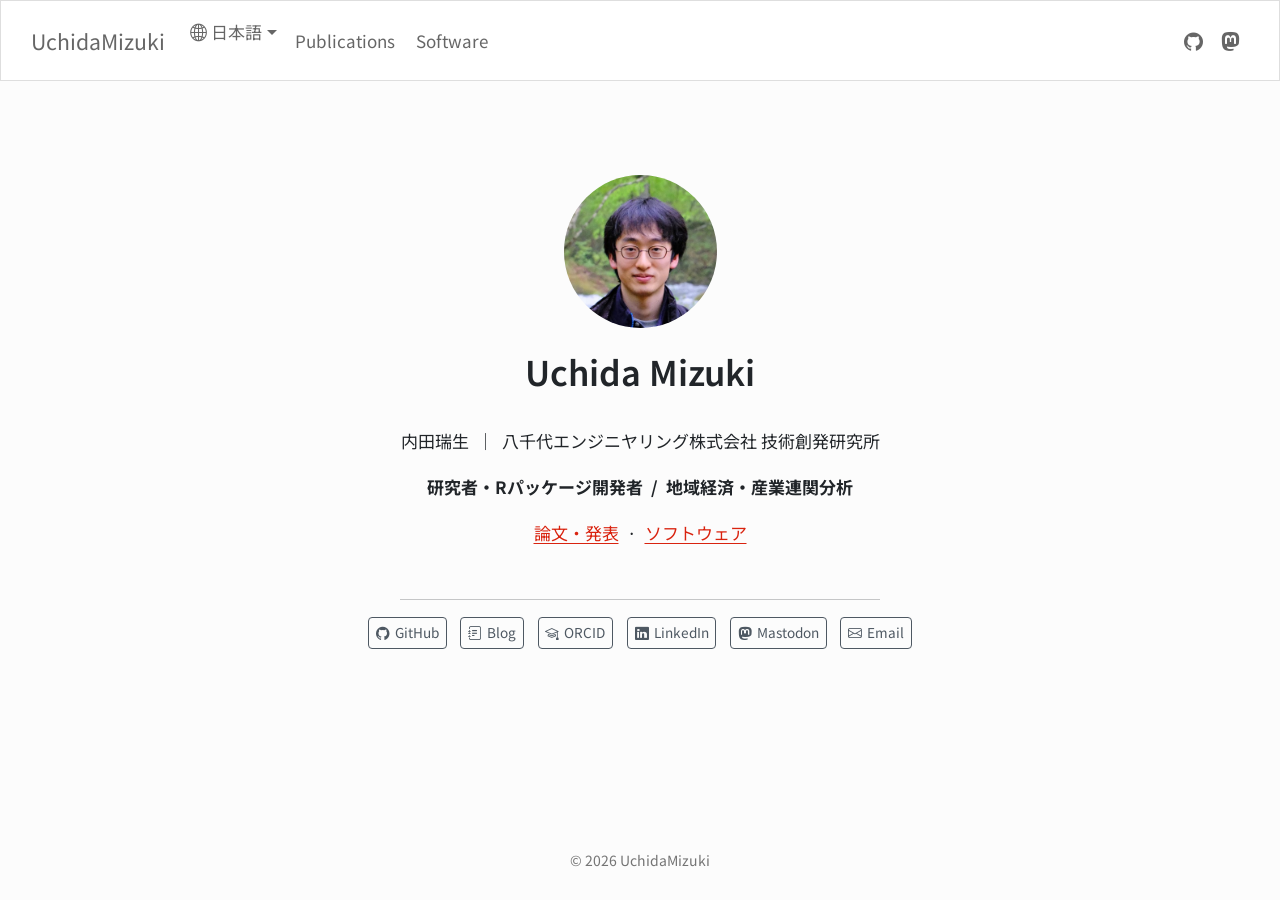
<file: docs/index.html>
<!DOCTYPE html>
<html xmlns="http://www.w3.org/1999/xhtml" lang="ja" xml:lang="ja">
<head>
<link rel="alternate" hreflang="ja" href="https://uchidamizuki.com/index.html" />
<link rel="alternate" hreflang="en" href="https://uchidamizuki.com/en/index.en.html" />
<meta http-equiv="Content-Type" content="text/html; charset=UTF-8">
<meta charset="utf-8">
<meta name="generator" content="quarto-1.9.38">
<meta name="viewport" content="width=device-width, initial-scale=1.0, user-scalable=yes">
<meta name="description" content="内田瑞生（八千代エンジニヤリング株式会社 技術創発研究所）— 地域経済・産業連関分析の研究者、Rパッケージ開発者。">
<title>UchidaMizuki</title>
<style>
/* Default styles provided by pandoc.
** See https://pandoc.org/MANUAL.html#variables-for-html for config info.
*/
code{white-space: pre-wrap;}
span.smallcaps{font-variant: small-caps;}
div.columns{display: flex; gap: min(4vw, 1.5em);}
div.column{flex: auto; overflow-x: auto;}
div.hanging-indent{margin-left: 1.5em; text-indent: -1.5em;}
ul.task-list{list-style: none;}
ul.task-list li input[type="checkbox"] {
  width: 0.8em;
  margin: 0 0.8em 0.2em -1em; /* quarto-specific, see https://github.com/quarto-dev/quarto-cli/issues/4556 */ 
  vertical-align: middle;
}
</style>
<script src="site_libs/quarto-nav/quarto-nav.js"></script><link href="./logo.png" rel="icon" type="image/png">
<script src="site_libs/clipboard/clipboard.min.js"></script><script src="site_libs/quarto-html/quarto.js" type="module"></script><script src="site_libs/quarto-html/tabsets/tabsets.js" type="module"></script><script src="site_libs/quarto-html/popper.min.js"></script><script src="site_libs/quarto-html/tippy.umd.min.js"></script><link href="site_libs/quarto-html/tippy.css" rel="stylesheet">
<link href="site_libs/quarto-html/quarto-syntax-highlighting-15634bcf2e68342d4ad2dfa704d543f6.css" rel="stylesheet" id="quarto-text-highlighting-styles">
<script src="site_libs/bootstrap/bootstrap.min.js"></script><link href="site_libs/bootstrap/bootstrap-icons.css" rel="stylesheet">
<link href="site_libs/bootstrap/bootstrap-8a67de269f846a30c372a3501c0ebbb7.min.css" rel="stylesheet" append-hash="true" id="quarto-bootstrap" data-mode="light">
<script id="quarto-search-options" type="application/json">{
  "language": {
    "search-no-results-text": "一致なし",
    "search-matching-documents-text": "一致した文書",
    "search-copy-link-title": "検索へのリンクをコピー",
    "search-hide-matches-text": "追加の検索結果を非表示",
    "search-more-match-text": "追加の検索結果",
    "search-more-matches-text": "追加の検索結果",
    "search-clear-button-title": "消去",
    "search-text-placeholder": "",
    "search-detached-cancel-button-title": "取消",
    "search-submit-button-title": "検索",
    "search-label": "サーチ"
  }
}</script><meta property="og:title" content="UchidaMizuki">
<meta property="og:description" content="">
<meta property="og:site_name" content="UchidaMizuki">
</head>
<body class="nav-fixed fullcontent quarto-light">

<div id="quarto-search-results"></div>
  <header id="quarto-header" class="headroom fixed-top"><nav class="navbar navbar-expand-lg " data-bs-theme="dark"><div class="navbar-container container-fluid">
      <div class="navbar-brand-container mx-auto">
    <a class="navbar-brand" href="./index.html">
    <span class="navbar-title">UchidaMizuki</span>
    </a>
  </div>
          <button class="navbar-toggler" type="button" data-bs-toggle="collapse" data-bs-target="#navbarCollapse" aria-controls="navbarCollapse" role="menu" aria-expanded="false" aria-label="ナビゲーションを切り替える" onclick="if (window.quartoToggleHeadroom) { window.quartoToggleHeadroom(); }">
  <span class="navbar-toggler-icon"></span>
</button>
          <div class="collapse navbar-collapse" id="navbarCollapse">
            <ul class="navbar-nav navbar-nav-scroll me-auto">
<li class="nav-item"><div class="dropdown" id="languages-links-parent">
<button class="btn btn-primary dropdown-toggle babelquarto-languages-button" type="button" data-bs-toggle="dropdown" aria-expanded="false" id="languages-button"><i class="bi bi-globe2"></i> 日本語</button><ul class="dropdown-menu" id="languages-links"><li><a class="dropdown-item" href="https://uchidamizuki.com/en/index.html" id="language-link-en">English</a></li></ul>
</div></li>
<li class="nav-item">
    <a class="nav-link" href="./publications.html"> 
<span class="menu-text">Publications</span></a>
  </li>  
  <li class="nav-item">
    <a class="nav-link" href="./software.html"> 
<span class="menu-text">Software</span></a>
  </li>  
</ul>
<ul class="navbar-nav navbar-nav-scroll ms-auto">
<li class="nav-item compact">
    <a class="nav-link" href="https://github.com/UchidaMizuki"> <i class="bi bi-github" role="img" aria-label="GitHub">
</i> 
<span class="menu-text"></span></a>
  </li>  
  <li class="nav-item compact">
    <a class="nav-link" href="https://social.vivaldi.net/@UchidaMizuki"> <i class="bi bi-mastodon" role="img" aria-label="Mastodon">
</i> 
<span class="menu-text"></span></a>
  </li>  
</ul>
</div> <!-- /navcollapse -->
            <div class="quarto-navbar-tools">
</div>
      </div> <!-- /container-fluid -->
    </nav></header><!-- content --><div id="quarto-content" class="quarto-container page-columns page-rows-contents page-layout-article page-navbar">
<!-- sidebar -->
<!-- margin-sidebar -->
    
<!-- main -->
<div class="quarto-about-jolla">
  <img src="profile.jpg" class="about-image
  round " style="height: 9rem; width: 9rem;"><header id="title-block-header" class="quarto-title-block default"><div class="quarto-title">
<h1 class="title">Uchida Mizuki</h1>
</div>
<div class="quarto-title-meta">
  </div>
</header><main class="content" id="quarto-document-content"><p>内田瑞生  ｜  八千代エンジニヤリング株式会社 技術創発研究所</p>
<p><strong>研究者・Rパッケージ開発者  /  地域経済・産業連関分析</strong></p>
<p><a href="./publications.html">論文・発表</a>  ·  <a href="./software.html">ソフトウェア</a></p>


</main><hr class="about-sep">
<div class="about-links">
  <a href="https://github.com/UchidaMizuki" class="about-link" rel="" target="">
    <i class="bi bi-github"></i>
     <span class="about-link-text">GitHub</span>
  </a>
  <a href="https://uchidamizuki.com/blog" class="about-link" rel="" target="">
    <i class="bi bi-journal-text"></i>
     <span class="about-link-text">Blog</span>
  </a>
  <a href="https://orcid.org/0009-0003-6534-6942" class="about-link" rel="" target="">
    <i class="bi bi-mortarboard"></i>
     <span class="about-link-text">ORCID</span>
  </a>
  <a href="https://www.linkedin.com/in/uchidamizuki/" class="about-link" rel="" target="">
    <i class="bi bi-linkedin"></i>
     <span class="about-link-text">LinkedIn</span>
  </a>
  <a href="https://social.vivaldi.net/@UchidaMizuki" class="about-link" rel="" target="">
    <i class="bi bi-mastodon"></i>
     <span class="about-link-text">Mastodon</span>
  </a>
  <a href="mailto:contact@uchidamizuki.com" class="about-link" rel="" target="">
    <i class="bi bi-envelope"></i>
     <span class="about-link-text">Email</span>
  </a>
</div>
</div>
 <!-- /main -->
<script id="quarto-html-after-body" type="application/javascript">
  window.document.addEventListener("DOMContentLoaded", function (event) {
    const isCodeAnnotation = (el) => {
      for (const clz of el.classList) {
        if (clz.startsWith('code-annotation-')) {                     
          return true;
        }
      }
      return false;
    }
    const onCopySuccess = function(e) {
      // button target
      const button = e.trigger;
      // don't keep focus
      button.blur();
      // flash "checked"
      button.classList.add('code-copy-button-checked');
      var currentTitle = button.getAttribute("title");
      button.setAttribute("title", "コピーしました");
      let tooltip;
      if (window.bootstrap) {
        button.setAttribute("data-bs-toggle", "tooltip");
        button.setAttribute("data-bs-placement", "left");
        button.setAttribute("data-bs-title", "コピーしました");
        tooltip = new bootstrap.Tooltip(button, 
          { trigger: "manual", 
            customClass: "code-copy-button-tooltip",
            offset: [0, -8]});
        tooltip.show();    
      }
      setTimeout(function() {
        if (tooltip) {
          tooltip.hide();
          button.removeAttribute("data-bs-title");
          button.removeAttribute("data-bs-toggle");
          button.removeAttribute("data-bs-placement");
        }
        button.setAttribute("title", currentTitle);
        button.classList.remove('code-copy-button-checked');
      }, 1000);
      // clear code selection
      e.clearSelection();
    }
    const getTextToCopy = function(trigger) {
      const outerScaffold = trigger.parentElement.cloneNode(true);
      const codeEl = outerScaffold.querySelector('code');
      for (const childEl of codeEl.children) {
        if (isCodeAnnotation(childEl)) {
          childEl.remove();
        }
      }
      return codeEl.innerText;
    }
    const clipboard = new window.ClipboardJS('.code-copy-button:not([data-in-quarto-modal])', {
      text: getTextToCopy
    });
    clipboard.on('success', onCopySuccess);
    if (window.document.getElementById('quarto-embedded-source-code-modal')) {
      const clipboardModal = new window.ClipboardJS('.code-copy-button[data-in-quarto-modal]', {
        text: getTextToCopy,
        container: window.document.getElementById('quarto-embedded-source-code-modal')
      });
      clipboardModal.on('success', onCopySuccess);
    }
      var localhostRegex = new RegExp(/^(?:http|https):\/\/localhost\:?[0-9]*\//);
      var mailtoRegex = new RegExp(/^mailto:/);
        var filterRegex = new RegExp("https:\/\/uchidamizuki\.com");
      var isInternal = (href) => {
          return filterRegex.test(href) || localhostRegex.test(href) || mailtoRegex.test(href);
      }
      // Inspect non-navigation links and adorn them if external
     var links = window.document.querySelectorAll('a[href]:not(.nav-link):not(.navbar-brand):not(.toc-action):not(.sidebar-link):not(.sidebar-item-toggle):not(.pagination-link):not(.no-external):not([aria-hidden]):not(.dropdown-item):not(.quarto-navigation-tool):not(.about-link)');
      for (var i=0; i<links.length; i++) {
        const link = links[i];
        if (!isInternal(link.href)) {
          // undo the damage that might have been done by quarto-nav.js in the case of
          // links that we want to consider external
          if (link.dataset.originalHref !== undefined) {
            link.href = link.dataset.originalHref;
          }
            // target, if specified
            link.setAttribute("target", "_blank");
            if (link.getAttribute("rel") === null) {
              link.setAttribute("rel", "noopener");
            }
        }
      }
    function tippyHover(el, contentFn, onTriggerFn, onUntriggerFn) {
      const config = {
        allowHTML: true,
        maxWidth: 500,
        delay: 100,
        arrow: false,
        appendTo: function(el) {
            return el.parentElement;
        },
        interactive: true,
        interactiveBorder: 10,
        theme: 'quarto',
        placement: 'bottom-start',
      };
      if (contentFn) {
        config.content = contentFn;
      }
      if (onTriggerFn) {
        config.onTrigger = onTriggerFn;
      }
      if (onUntriggerFn) {
        config.onUntrigger = onUntriggerFn;
      }
      window.tippy(el, config); 
    }
    const noterefs = window.document.querySelectorAll('a[role="doc-noteref"]');
    for (var i=0; i<noterefs.length; i++) {
      const ref = noterefs[i];
      tippyHover(ref, function() {
        // use id or data attribute instead here
        let href = ref.getAttribute('data-footnote-href') || ref.getAttribute('href');
        try { href = new URL(href).hash; } catch {}
        const id = href.replace(/^#\/?/, "");
        const note = window.document.getElementById(id);
        if (note) {
          return note.innerHTML;
        } else {
          return "";
        }
      });
    }
    const xrefs = window.document.querySelectorAll('a.quarto-xref');
    const processXRef = (id, note) => {
      // Strip column container classes
      const stripColumnClz = (el) => {
        el.classList.remove("page-full", "page-columns");
        if (el.children) {
          for (const child of el.children) {
            stripColumnClz(child);
          }
        }
      }
      stripColumnClz(note)
      if (id === null || id.startsWith('sec-')) {
        // Special case sections, only their first couple elements
        const container = document.createElement("div");
        if (note.children && note.children.length > 2) {
          container.appendChild(note.children[0].cloneNode(true));
          for (let i = 1; i < note.children.length; i++) {
            const child = note.children[i];
            if (child.tagName === "P" && child.innerText === "") {
              continue;
            } else {
              container.appendChild(child.cloneNode(true));
              break;
            }
          }
          if (window.Quarto?.typesetMath) {
            window.Quarto.typesetMath(container);
          }
          return container.innerHTML
        } else {
          if (window.Quarto?.typesetMath) {
            window.Quarto.typesetMath(note);
          }
          return note.innerHTML;
        }
      } else {
        // Remove any anchor links if they are present
        const anchorLink = note.querySelector('a.anchorjs-link');
        if (anchorLink) {
          anchorLink.remove();
        }
        if (window.Quarto?.typesetMath) {
          window.Quarto.typesetMath(note);
        }
        if (note.classList.contains("callout")) {
          return note.outerHTML;
        } else {
          return note.innerHTML;
        }
      }
    }
    for (var i=0; i<xrefs.length; i++) {
      const xref = xrefs[i];
      tippyHover(xref, undefined, function(instance) {
        instance.disable();
        let url = xref.getAttribute('href');
        let hash = undefined; 
        if (url.startsWith('#')) {
          hash = url;
        } else {
          try { hash = new URL(url).hash; } catch {}
        }
        if (hash) {
          const id = hash.replace(/^#\/?/, "");
          const note = window.document.getElementById(id);
          if (note !== null) {
            try {
              const html = processXRef(id, note.cloneNode(true));
              instance.setContent(html);
            } finally {
              instance.enable();
              instance.show();
            }
          } else {
            // See if we can fetch this
            fetch(url.split('#')[0])
            .then(res => res.text())
            .then(html => {
              const parser = new DOMParser();
              const htmlDoc = parser.parseFromString(html, "text/html");
              const note = htmlDoc.getElementById(id);
              if (note !== null) {
                const html = processXRef(id, note);
                instance.setContent(html);
              } 
            }).finally(() => {
              instance.enable();
              instance.show();
            });
          }
        } else {
          // See if we can fetch a full url (with no hash to target)
          // This is a special case and we should probably do some content thinning / targeting
          fetch(url)
          .then(res => res.text())
          .then(html => {
            const parser = new DOMParser();
            const htmlDoc = parser.parseFromString(html, "text/html");
            const note = htmlDoc.querySelector('main.content');
            if (note !== null) {
              // This should only happen for chapter cross references
              // (since there is no id in the URL)
              // remove the first header
              if (note.children.length > 0 && note.children[0].tagName === "HEADER") {
                note.children[0].remove();
              }
              const html = processXRef(null, note);
              instance.setContent(html);
            } 
          }).finally(() => {
            instance.enable();
            instance.show();
          });
        }
      }, function(instance) {
      });
    }
        let selectedAnnoteEl;
        const selectorForAnnotation = ( cell, annotation) => {
          let cellAttr = 'data-code-cell="' + cell + '"';
          let lineAttr = 'data-code-annotation="' +  annotation + '"';
          const selector = 'span[' + cellAttr + '][' + lineAttr + ']';
          return selector;
        }
        const selectCodeLines = (annoteEl) => {
          const doc = window.document;
          const targetCell = annoteEl.getAttribute("data-target-cell");
          const targetAnnotation = annoteEl.getAttribute("data-target-annotation");
          const annoteSpan = window.document.querySelector(selectorForAnnotation(targetCell, targetAnnotation));
          const lines = annoteSpan.getAttribute("data-code-lines").split(",");
          const lineIds = lines.map((line) => {
            return targetCell + "-" + line;
          })
          let top = null;
          let height = null;
          let parent = null;
          if (lineIds.length > 0) {
              //compute the position of the single el (top and bottom and make a div)
              const el = window.document.getElementById(lineIds[0]);
              top = el.offsetTop;
              height = el.offsetHeight;
              parent = el.parentElement.parentElement;
            if (lineIds.length > 1) {
              const lastEl = window.document.getElementById(lineIds[lineIds.length - 1]);
              const bottom = lastEl.offsetTop + lastEl.offsetHeight;
              height = bottom - top;
            }
            if (top !== null && height !== null && parent !== null) {
              // cook up a div (if necessary) and position it 
              let div = window.document.getElementById("code-annotation-line-highlight");
              if (div === null) {
                div = window.document.createElement("div");
                div.setAttribute("id", "code-annotation-line-highlight");
                div.style.position = 'absolute';
                parent.appendChild(div);
              }
              div.style.top = top - 2 + "px";
              div.style.height = height + 4 + "px";
              div.style.left = 0;
              let gutterDiv = window.document.getElementById("code-annotation-line-highlight-gutter");
              if (gutterDiv === null) {
                gutterDiv = window.document.createElement("div");
                gutterDiv.setAttribute("id", "code-annotation-line-highlight-gutter");
                gutterDiv.style.position = 'absolute';
                const codeCell = window.document.getElementById(targetCell);
                const gutter = codeCell.querySelector('.code-annotation-gutter');
                gutter.appendChild(gutterDiv);
              }
              gutterDiv.style.top = top - 2 + "px";
              gutterDiv.style.height = height + 4 + "px";
            }
            selectedAnnoteEl = annoteEl;
          }
        };
        const unselectCodeLines = () => {
          const elementsIds = ["code-annotation-line-highlight", "code-annotation-line-highlight-gutter"];
          elementsIds.forEach((elId) => {
            const div = window.document.getElementById(elId);
            if (div) {
              div.remove();
            }
          });
          selectedAnnoteEl = undefined;
        };
          // Handle positioning of the toggle
      window.addEventListener(
        "resize",
        throttle(() => {
          elRect = undefined;
          if (selectedAnnoteEl) {
            selectCodeLines(selectedAnnoteEl);
          }
        }, 10)
      );
      function throttle(fn, ms) {
      let throttle = false;
      let timer;
        return (...args) => {
          if(!throttle) { // first call gets through
              fn.apply(this, args);
              throttle = true;
          } else { // all the others get throttled
              if(timer) clearTimeout(timer); // cancel #2
              timer = setTimeout(() => {
                fn.apply(this, args);
                timer = throttle = false;
              }, ms);
          }
        };
      }
        // Attach click handler to the DT
        const annoteDls = window.document.querySelectorAll('dt[data-target-cell]');
        for (const annoteDlNode of annoteDls) {
          annoteDlNode.addEventListener('click', (event) => {
            const clickedEl = event.target;
            if (clickedEl !== selectedAnnoteEl) {
              unselectCodeLines();
              const activeEl = window.document.querySelector('dt[data-target-cell].code-annotation-active');
              if (activeEl) {
                activeEl.classList.remove('code-annotation-active');
              }
              selectCodeLines(clickedEl);
              clickedEl.classList.add('code-annotation-active');
            } else {
              // Unselect the line
              unselectCodeLines();
              clickedEl.classList.remove('code-annotation-active');
            }
          });
        }
    const findCites = (el) => {
      const parentEl = el.parentElement;
      if (parentEl) {
        const cites = parentEl.dataset.cites;
        if (cites) {
          return {
            el,
            cites: cites.split(' ')
          };
        } else {
          return findCites(el.parentElement)
        }
      } else {
        return undefined;
      }
    };
    var bibliorefs = window.document.querySelectorAll('a[role="doc-biblioref"]');
    for (var i=0; i<bibliorefs.length; i++) {
      const ref = bibliorefs[i];
      const citeInfo = findCites(ref);
      if (citeInfo) {
        tippyHover(citeInfo.el, function() {
          var popup = window.document.createElement('div');
          citeInfo.cites.forEach(function(cite) {
            var citeDiv = window.document.createElement('div');
            citeDiv.classList.add('hanging-indent');
            citeDiv.classList.add('csl-entry');
            var biblioDiv = window.document.getElementById('ref-' + cite);
            if (biblioDiv) {
              citeDiv.innerHTML = biblioDiv.innerHTML;
            }
            popup.appendChild(citeDiv);
          });
          return popup.innerHTML;
        });
      }
    }
  });
  </script>
</div> <!-- /content -->
<footer class="footer"><div class="nav-footer">
    <div class="nav-footer-left">
       
    </div>   
    <div class="nav-footer-center">
<p>© 2026 UchidaMizuki</p>
</div>
    <div class="nav-footer-right">
       
    </div>
  </div>
</footer>
</body>
</html>
</file>
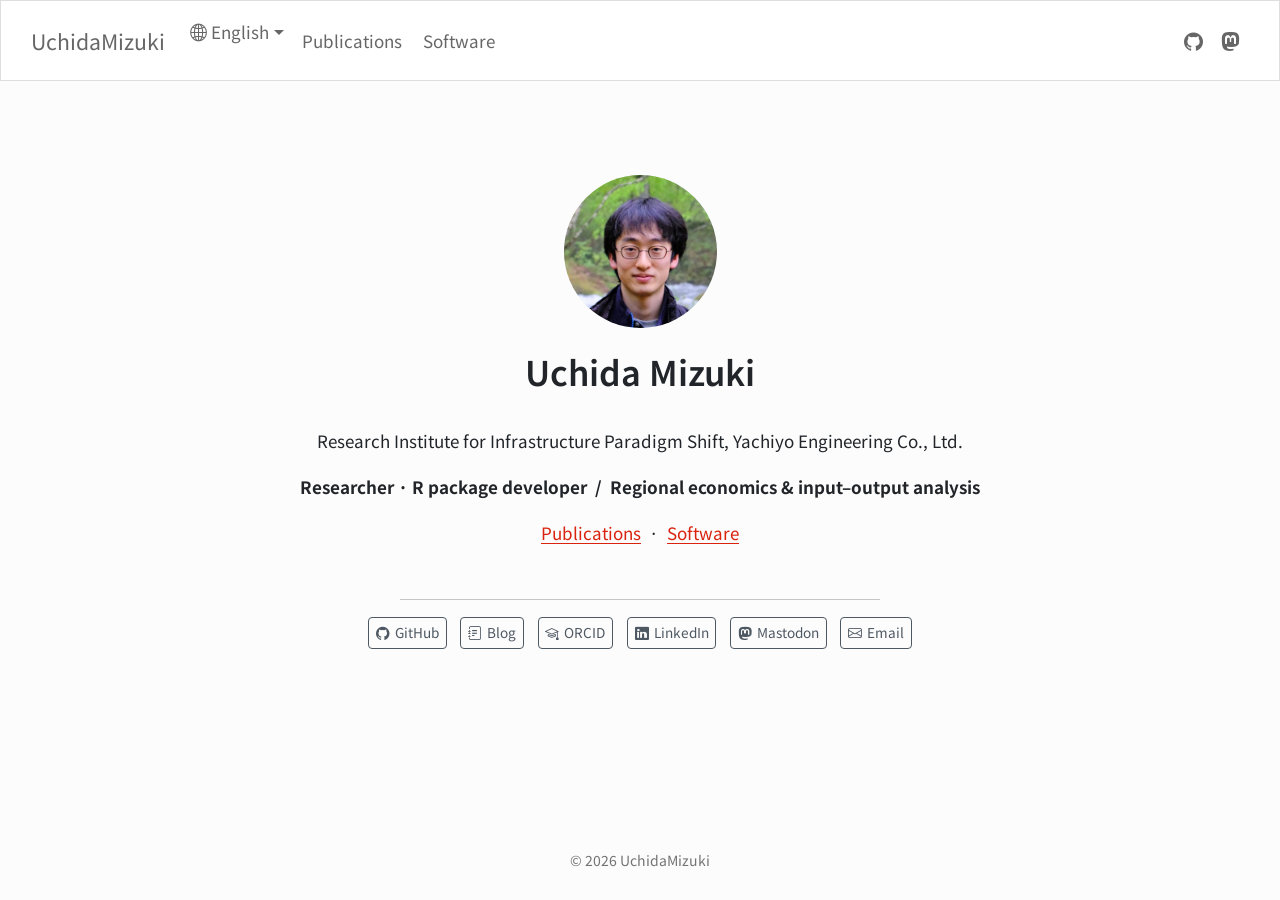
<file: docs/en/index.html>
<!DOCTYPE html>
<html xmlns="http://www.w3.org/1999/xhtml" lang="en" xml:lang="en">
<head>
<link rel="alternate" hreflang="ja" href="https://uchidamizuki.com/index.html" />
<link rel="alternate" hreflang="en" href="https://uchidamizuki.com/en/index.en.html" />
<meta http-equiv="Content-Type" content="text/html; charset=UTF-8">
<meta charset="utf-8">
<meta name="generator" content="quarto-1.9.38">
<meta name="viewport" content="width=device-width, initial-scale=1.0, user-scalable=yes">
<meta name="description" content="Uchida Mizuki, Yachiyo Engineering Co., Ltd. — researcher and R package developer in regional economics and input–output analysis.">
<title>UchidaMizuki</title>
<style>
/* Default styles provided by pandoc.
** See https://pandoc.org/MANUAL.html#variables-for-html for config info.
*/
code{white-space: pre-wrap;}
span.smallcaps{font-variant: small-caps;}
div.columns{display: flex; gap: min(4vw, 1.5em);}
div.column{flex: auto; overflow-x: auto;}
div.hanging-indent{margin-left: 1.5em; text-indent: -1.5em;}
ul.task-list{list-style: none;}
ul.task-list li input[type="checkbox"] {
  width: 0.8em;
  margin: 0 0.8em 0.2em -1em; /* quarto-specific, see https://github.com/quarto-dev/quarto-cli/issues/4556 */ 
  vertical-align: middle;
}
</style>
<script src="site_libs/quarto-nav/quarto-nav.js"></script><link href="./logo.png" rel="icon" type="image/png">
<script src="site_libs/clipboard/clipboard.min.js"></script><script src="site_libs/quarto-html/quarto.js" type="module"></script><script src="site_libs/quarto-html/tabsets/tabsets.js" type="module"></script><script src="site_libs/quarto-html/popper.min.js"></script><script src="site_libs/quarto-html/tippy.umd.min.js"></script><link href="site_libs/quarto-html/tippy.css" rel="stylesheet">
<link href="site_libs/quarto-html/quarto-syntax-highlighting-15634bcf2e68342d4ad2dfa704d543f6.css" rel="stylesheet" id="quarto-text-highlighting-styles">
<script src="site_libs/bootstrap/bootstrap.min.js"></script><link href="site_libs/bootstrap/bootstrap-icons.css" rel="stylesheet">
<link href="site_libs/bootstrap/bootstrap-8a67de269f846a30c372a3501c0ebbb7.min.css" rel="stylesheet" append-hash="true" id="quarto-bootstrap" data-mode="light">
<script id="quarto-search-options" type="application/json">{
  "language": {
    "search-no-results-text": "No results",
    "search-matching-documents-text": "matching documents",
    "search-copy-link-title": "Copy link to search",
    "search-hide-matches-text": "Hide additional matches",
    "search-more-match-text": "more match in this document",
    "search-more-matches-text": "more matches in this document",
    "search-clear-button-title": "Clear",
    "search-text-placeholder": "",
    "search-detached-cancel-button-title": "Cancel",
    "search-submit-button-title": "Submit",
    "search-label": "Search"
  }
}</script><meta property="og:title" content="UchidaMizuki">
<meta property="og:description" content="">
<meta property="og:site_name" content="UchidaMizuki">
</head>
<body class="nav-fixed fullcontent quarto-light">

<div id="quarto-search-results"></div>
  <header id="quarto-header" class="headroom fixed-top"><nav class="navbar navbar-expand-lg " data-bs-theme="dark"><div class="navbar-container container-fluid">
      <div class="navbar-brand-container mx-auto">
    <a class="navbar-brand" href="./index.html">
    <span class="navbar-title">UchidaMizuki</span>
    </a>
  </div>
          <button class="navbar-toggler" type="button" data-bs-toggle="collapse" data-bs-target="#navbarCollapse" aria-controls="navbarCollapse" role="menu" aria-expanded="false" aria-label="Toggle navigation" onclick="if (window.quartoToggleHeadroom) { window.quartoToggleHeadroom(); }">
  <span class="navbar-toggler-icon"></span>
</button>
          <div class="collapse navbar-collapse" id="navbarCollapse">
            <ul class="navbar-nav navbar-nav-scroll me-auto">
<li class="nav-item"><div class="dropdown" id="languages-links-parent">
<button class="btn btn-primary dropdown-toggle babelquarto-languages-button" type="button" data-bs-toggle="dropdown" aria-expanded="false" id="languages-button"><i class="bi bi-globe2"></i> English</button><ul class="dropdown-menu" id="languages-links"><li><a class="dropdown-item" href="https://uchidamizuki.com/index.html" id="language-link-ja">日本語</a></li></ul>
</div></li>
<li class="nav-item">
    <a class="nav-link" href="./publications.html"> 
<span class="menu-text">Publications</span></a>
  </li>  
  <li class="nav-item">
    <a class="nav-link" href="./software.html"> 
<span class="menu-text">Software</span></a>
  </li>  
</ul>
<ul class="navbar-nav navbar-nav-scroll ms-auto">
<li class="nav-item compact">
    <a class="nav-link" href="https://github.com/UchidaMizuki"> <i class="bi bi-github" role="img" aria-label="GitHub">
</i> 
<span class="menu-text"></span></a>
  </li>  
  <li class="nav-item compact">
    <a class="nav-link" href="https://social.vivaldi.net/@UchidaMizuki"> <i class="bi bi-mastodon" role="img" aria-label="Mastodon">
</i> 
<span class="menu-text"></span></a>
  </li>  
</ul>
</div> <!-- /navcollapse -->
            <div class="quarto-navbar-tools">
</div>
      </div> <!-- /container-fluid -->
    </nav></header><!-- content --><div id="quarto-content" class="quarto-container page-columns page-rows-contents page-layout-article page-navbar">
<!-- sidebar -->
<!-- margin-sidebar -->
    
<!-- main -->
<div class="quarto-about-jolla">
  <img src="profile.jpg" class="about-image
  round " style="height: 9rem; width: 9rem;"><header id="title-block-header" class="quarto-title-block default"><div class="quarto-title">
<h1 class="title">Uchida Mizuki</h1>
</div>
<div class="quarto-title-meta">
  </div>
</header><main class="content" id="quarto-document-content"><p>Research Institute for Infrastructure Paradigm Shift, Yachiyo Engineering Co., Ltd.</p>
<p><strong>Researcher · R package developer  /  Regional economics &amp; input–output analysis</strong></p>
<p><a href="./publications.html">Publications</a>  ·  <a href="./software.html">Software</a></p>


</main><hr class="about-sep">
<div class="about-links">
  <a href="https://github.com/UchidaMizuki" class="about-link" rel="" target="">
    <i class="bi bi-github"></i>
     <span class="about-link-text">GitHub</span>
  </a>
  <a href="https://uchidamizuki.com/blog" class="about-link" rel="" target="">
    <i class="bi bi-journal-text"></i>
     <span class="about-link-text">Blog</span>
  </a>
  <a href="https://orcid.org/0009-0003-6534-6942" class="about-link" rel="" target="">
    <i class="bi bi-mortarboard"></i>
     <span class="about-link-text">ORCID</span>
  </a>
  <a href="https://www.linkedin.com/in/uchidamizuki/" class="about-link" rel="" target="">
    <i class="bi bi-linkedin"></i>
     <span class="about-link-text">LinkedIn</span>
  </a>
  <a href="https://social.vivaldi.net/@UchidaMizuki" class="about-link" rel="" target="">
    <i class="bi bi-mastodon"></i>
     <span class="about-link-text">Mastodon</span>
  </a>
  <a href="mailto:contact@uchidamizuki.com" class="about-link" rel="" target="">
    <i class="bi bi-envelope"></i>
     <span class="about-link-text">Email</span>
  </a>
</div>
</div>
 <!-- /main -->
<script id="quarto-html-after-body" type="application/javascript">
  window.document.addEventListener("DOMContentLoaded", function (event) {
    const isCodeAnnotation = (el) => {
      for (const clz of el.classList) {
        if (clz.startsWith('code-annotation-')) {                     
          return true;
        }
      }
      return false;
    }
    const onCopySuccess = function(e) {
      // button target
      const button = e.trigger;
      // don't keep focus
      button.blur();
      // flash "checked"
      button.classList.add('code-copy-button-checked');
      var currentTitle = button.getAttribute("title");
      button.setAttribute("title", "Copied!");
      let tooltip;
      if (window.bootstrap) {
        button.setAttribute("data-bs-toggle", "tooltip");
        button.setAttribute("data-bs-placement", "left");
        button.setAttribute("data-bs-title", "Copied!");
        tooltip = new bootstrap.Tooltip(button, 
          { trigger: "manual", 
            customClass: "code-copy-button-tooltip",
            offset: [0, -8]});
        tooltip.show();    
      }
      setTimeout(function() {
        if (tooltip) {
          tooltip.hide();
          button.removeAttribute("data-bs-title");
          button.removeAttribute("data-bs-toggle");
          button.removeAttribute("data-bs-placement");
        }
        button.setAttribute("title", currentTitle);
        button.classList.remove('code-copy-button-checked');
      }, 1000);
      // clear code selection
      e.clearSelection();
    }
    const getTextToCopy = function(trigger) {
      const outerScaffold = trigger.parentElement.cloneNode(true);
      const codeEl = outerScaffold.querySelector('code');
      for (const childEl of codeEl.children) {
        if (isCodeAnnotation(childEl)) {
          childEl.remove();
        }
      }
      return codeEl.innerText;
    }
    const clipboard = new window.ClipboardJS('.code-copy-button:not([data-in-quarto-modal])', {
      text: getTextToCopy
    });
    clipboard.on('success', onCopySuccess);
    if (window.document.getElementById('quarto-embedded-source-code-modal')) {
      const clipboardModal = new window.ClipboardJS('.code-copy-button[data-in-quarto-modal]', {
        text: getTextToCopy,
        container: window.document.getElementById('quarto-embedded-source-code-modal')
      });
      clipboardModal.on('success', onCopySuccess);
    }
      var localhostRegex = new RegExp(/^(?:http|https):\/\/localhost\:?[0-9]*\//);
      var mailtoRegex = new RegExp(/^mailto:/);
        var filterRegex = new RegExp("https:\/\/uchidamizuki\.com\/en");
      var isInternal = (href) => {
          return filterRegex.test(href) || localhostRegex.test(href) || mailtoRegex.test(href);
      }
      // Inspect non-navigation links and adorn them if external
     var links = window.document.querySelectorAll('a[href]:not(.nav-link):not(.navbar-brand):not(.toc-action):not(.sidebar-link):not(.sidebar-item-toggle):not(.pagination-link):not(.no-external):not([aria-hidden]):not(.dropdown-item):not(.quarto-navigation-tool):not(.about-link)');
      for (var i=0; i<links.length; i++) {
        const link = links[i];
        if (!isInternal(link.href)) {
          // undo the damage that might have been done by quarto-nav.js in the case of
          // links that we want to consider external
          if (link.dataset.originalHref !== undefined) {
            link.href = link.dataset.originalHref;
          }
            // target, if specified
            link.setAttribute("target", "_blank");
            if (link.getAttribute("rel") === null) {
              link.setAttribute("rel", "noopener");
            }
        }
      }
    function tippyHover(el, contentFn, onTriggerFn, onUntriggerFn) {
      const config = {
        allowHTML: true,
        maxWidth: 500,
        delay: 100,
        arrow: false,
        appendTo: function(el) {
            return el.parentElement;
        },
        interactive: true,
        interactiveBorder: 10,
        theme: 'quarto',
        placement: 'bottom-start',
      };
      if (contentFn) {
        config.content = contentFn;
      }
      if (onTriggerFn) {
        config.onTrigger = onTriggerFn;
      }
      if (onUntriggerFn) {
        config.onUntrigger = onUntriggerFn;
      }
      window.tippy(el, config); 
    }
    const noterefs = window.document.querySelectorAll('a[role="doc-noteref"]');
    for (var i=0; i<noterefs.length; i++) {
      const ref = noterefs[i];
      tippyHover(ref, function() {
        // use id or data attribute instead here
        let href = ref.getAttribute('data-footnote-href') || ref.getAttribute('href');
        try { href = new URL(href).hash; } catch {}
        const id = href.replace(/^#\/?/, "");
        const note = window.document.getElementById(id);
        if (note) {
          return note.innerHTML;
        } else {
          return "";
        }
      });
    }
    const xrefs = window.document.querySelectorAll('a.quarto-xref');
    const processXRef = (id, note) => {
      // Strip column container classes
      const stripColumnClz = (el) => {
        el.classList.remove("page-full", "page-columns");
        if (el.children) {
          for (const child of el.children) {
            stripColumnClz(child);
          }
        }
      }
      stripColumnClz(note)
      if (id === null || id.startsWith('sec-')) {
        // Special case sections, only their first couple elements
        const container = document.createElement("div");
        if (note.children && note.children.length > 2) {
          container.appendChild(note.children[0].cloneNode(true));
          for (let i = 1; i < note.children.length; i++) {
            const child = note.children[i];
            if (child.tagName === "P" && child.innerText === "") {
              continue;
            } else {
              container.appendChild(child.cloneNode(true));
              break;
            }
          }
          if (window.Quarto?.typesetMath) {
            window.Quarto.typesetMath(container);
          }
          return container.innerHTML
        } else {
          if (window.Quarto?.typesetMath) {
            window.Quarto.typesetMath(note);
          }
          return note.innerHTML;
        }
      } else {
        // Remove any anchor links if they are present
        const anchorLink = note.querySelector('a.anchorjs-link');
        if (anchorLink) {
          anchorLink.remove();
        }
        if (window.Quarto?.typesetMath) {
          window.Quarto.typesetMath(note);
        }
        if (note.classList.contains("callout")) {
          return note.outerHTML;
        } else {
          return note.innerHTML;
        }
      }
    }
    for (var i=0; i<xrefs.length; i++) {
      const xref = xrefs[i];
      tippyHover(xref, undefined, function(instance) {
        instance.disable();
        let url = xref.getAttribute('href');
        let hash = undefined; 
        if (url.startsWith('#')) {
          hash = url;
        } else {
          try { hash = new URL(url).hash; } catch {}
        }
        if (hash) {
          const id = hash.replace(/^#\/?/, "");
          const note = window.document.getElementById(id);
          if (note !== null) {
            try {
              const html = processXRef(id, note.cloneNode(true));
              instance.setContent(html);
            } finally {
              instance.enable();
              instance.show();
            }
          } else {
            // See if we can fetch this
            fetch(url.split('#')[0])
            .then(res => res.text())
            .then(html => {
              const parser = new DOMParser();
              const htmlDoc = parser.parseFromString(html, "text/html");
              const note = htmlDoc.getElementById(id);
              if (note !== null) {
                const html = processXRef(id, note);
                instance.setContent(html);
              } 
            }).finally(() => {
              instance.enable();
              instance.show();
            });
          }
        } else {
          // See if we can fetch a full url (with no hash to target)
          // This is a special case and we should probably do some content thinning / targeting
          fetch(url)
          .then(res => res.text())
          .then(html => {
            const parser = new DOMParser();
            const htmlDoc = parser.parseFromString(html, "text/html");
            const note = htmlDoc.querySelector('main.content');
            if (note !== null) {
              // This should only happen for chapter cross references
              // (since there is no id in the URL)
              // remove the first header
              if (note.children.length > 0 && note.children[0].tagName === "HEADER") {
                note.children[0].remove();
              }
              const html = processXRef(null, note);
              instance.setContent(html);
            } 
          }).finally(() => {
            instance.enable();
            instance.show();
          });
        }
      }, function(instance) {
      });
    }
        let selectedAnnoteEl;
        const selectorForAnnotation = ( cell, annotation) => {
          let cellAttr = 'data-code-cell="' + cell + '"';
          let lineAttr = 'data-code-annotation="' +  annotation + '"';
          const selector = 'span[' + cellAttr + '][' + lineAttr + ']';
          return selector;
        }
        const selectCodeLines = (annoteEl) => {
          const doc = window.document;
          const targetCell = annoteEl.getAttribute("data-target-cell");
          const targetAnnotation = annoteEl.getAttribute("data-target-annotation");
          const annoteSpan = window.document.querySelector(selectorForAnnotation(targetCell, targetAnnotation));
          const lines = annoteSpan.getAttribute("data-code-lines").split(",");
          const lineIds = lines.map((line) => {
            return targetCell + "-" + line;
          })
          let top = null;
          let height = null;
          let parent = null;
          if (lineIds.length > 0) {
              //compute the position of the single el (top and bottom and make a div)
              const el = window.document.getElementById(lineIds[0]);
              top = el.offsetTop;
              height = el.offsetHeight;
              parent = el.parentElement.parentElement;
            if (lineIds.length > 1) {
              const lastEl = window.document.getElementById(lineIds[lineIds.length - 1]);
              const bottom = lastEl.offsetTop + lastEl.offsetHeight;
              height = bottom - top;
            }
            if (top !== null && height !== null && parent !== null) {
              // cook up a div (if necessary) and position it 
              let div = window.document.getElementById("code-annotation-line-highlight");
              if (div === null) {
                div = window.document.createElement("div");
                div.setAttribute("id", "code-annotation-line-highlight");
                div.style.position = 'absolute';
                parent.appendChild(div);
              }
              div.style.top = top - 2 + "px";
              div.style.height = height + 4 + "px";
              div.style.left = 0;
              let gutterDiv = window.document.getElementById("code-annotation-line-highlight-gutter");
              if (gutterDiv === null) {
                gutterDiv = window.document.createElement("div");
                gutterDiv.setAttribute("id", "code-annotation-line-highlight-gutter");
                gutterDiv.style.position = 'absolute';
                const codeCell = window.document.getElementById(targetCell);
                const gutter = codeCell.querySelector('.code-annotation-gutter');
                gutter.appendChild(gutterDiv);
              }
              gutterDiv.style.top = top - 2 + "px";
              gutterDiv.style.height = height + 4 + "px";
            }
            selectedAnnoteEl = annoteEl;
          }
        };
        const unselectCodeLines = () => {
          const elementsIds = ["code-annotation-line-highlight", "code-annotation-line-highlight-gutter"];
          elementsIds.forEach((elId) => {
            const div = window.document.getElementById(elId);
            if (div) {
              div.remove();
            }
          });
          selectedAnnoteEl = undefined;
        };
          // Handle positioning of the toggle
      window.addEventListener(
        "resize",
        throttle(() => {
          elRect = undefined;
          if (selectedAnnoteEl) {
            selectCodeLines(selectedAnnoteEl);
          }
        }, 10)
      );
      function throttle(fn, ms) {
      let throttle = false;
      let timer;
        return (...args) => {
          if(!throttle) { // first call gets through
              fn.apply(this, args);
              throttle = true;
          } else { // all the others get throttled
              if(timer) clearTimeout(timer); // cancel #2
              timer = setTimeout(() => {
                fn.apply(this, args);
                timer = throttle = false;
              }, ms);
          }
        };
      }
        // Attach click handler to the DT
        const annoteDls = window.document.querySelectorAll('dt[data-target-cell]');
        for (const annoteDlNode of annoteDls) {
          annoteDlNode.addEventListener('click', (event) => {
            const clickedEl = event.target;
            if (clickedEl !== selectedAnnoteEl) {
              unselectCodeLines();
              const activeEl = window.document.querySelector('dt[data-target-cell].code-annotation-active');
              if (activeEl) {
                activeEl.classList.remove('code-annotation-active');
              }
              selectCodeLines(clickedEl);
              clickedEl.classList.add('code-annotation-active');
            } else {
              // Unselect the line
              unselectCodeLines();
              clickedEl.classList.remove('code-annotation-active');
            }
          });
        }
    const findCites = (el) => {
      const parentEl = el.parentElement;
      if (parentEl) {
        const cites = parentEl.dataset.cites;
        if (cites) {
          return {
            el,
            cites: cites.split(' ')
          };
        } else {
          return findCites(el.parentElement)
        }
      } else {
        return undefined;
      }
    };
    var bibliorefs = window.document.querySelectorAll('a[role="doc-biblioref"]');
    for (var i=0; i<bibliorefs.length; i++) {
      const ref = bibliorefs[i];
      const citeInfo = findCites(ref);
      if (citeInfo) {
        tippyHover(citeInfo.el, function() {
          var popup = window.document.createElement('div');
          citeInfo.cites.forEach(function(cite) {
            var citeDiv = window.document.createElement('div');
            citeDiv.classList.add('hanging-indent');
            citeDiv.classList.add('csl-entry');
            var biblioDiv = window.document.getElementById('ref-' + cite);
            if (biblioDiv) {
              citeDiv.innerHTML = biblioDiv.innerHTML;
            }
            popup.appendChild(citeDiv);
          });
          return popup.innerHTML;
        });
      }
    }
  });
  </script>
</div> <!-- /content -->
<footer class="footer"><div class="nav-footer">
    <div class="nav-footer-left">
       
    </div>   
    <div class="nav-footer-center">
<p>© 2026 UchidaMizuki</p>
</div>
    <div class="nav-footer-right">
       
    </div>
  </div>
</footer>
</body>
</html>
</file>
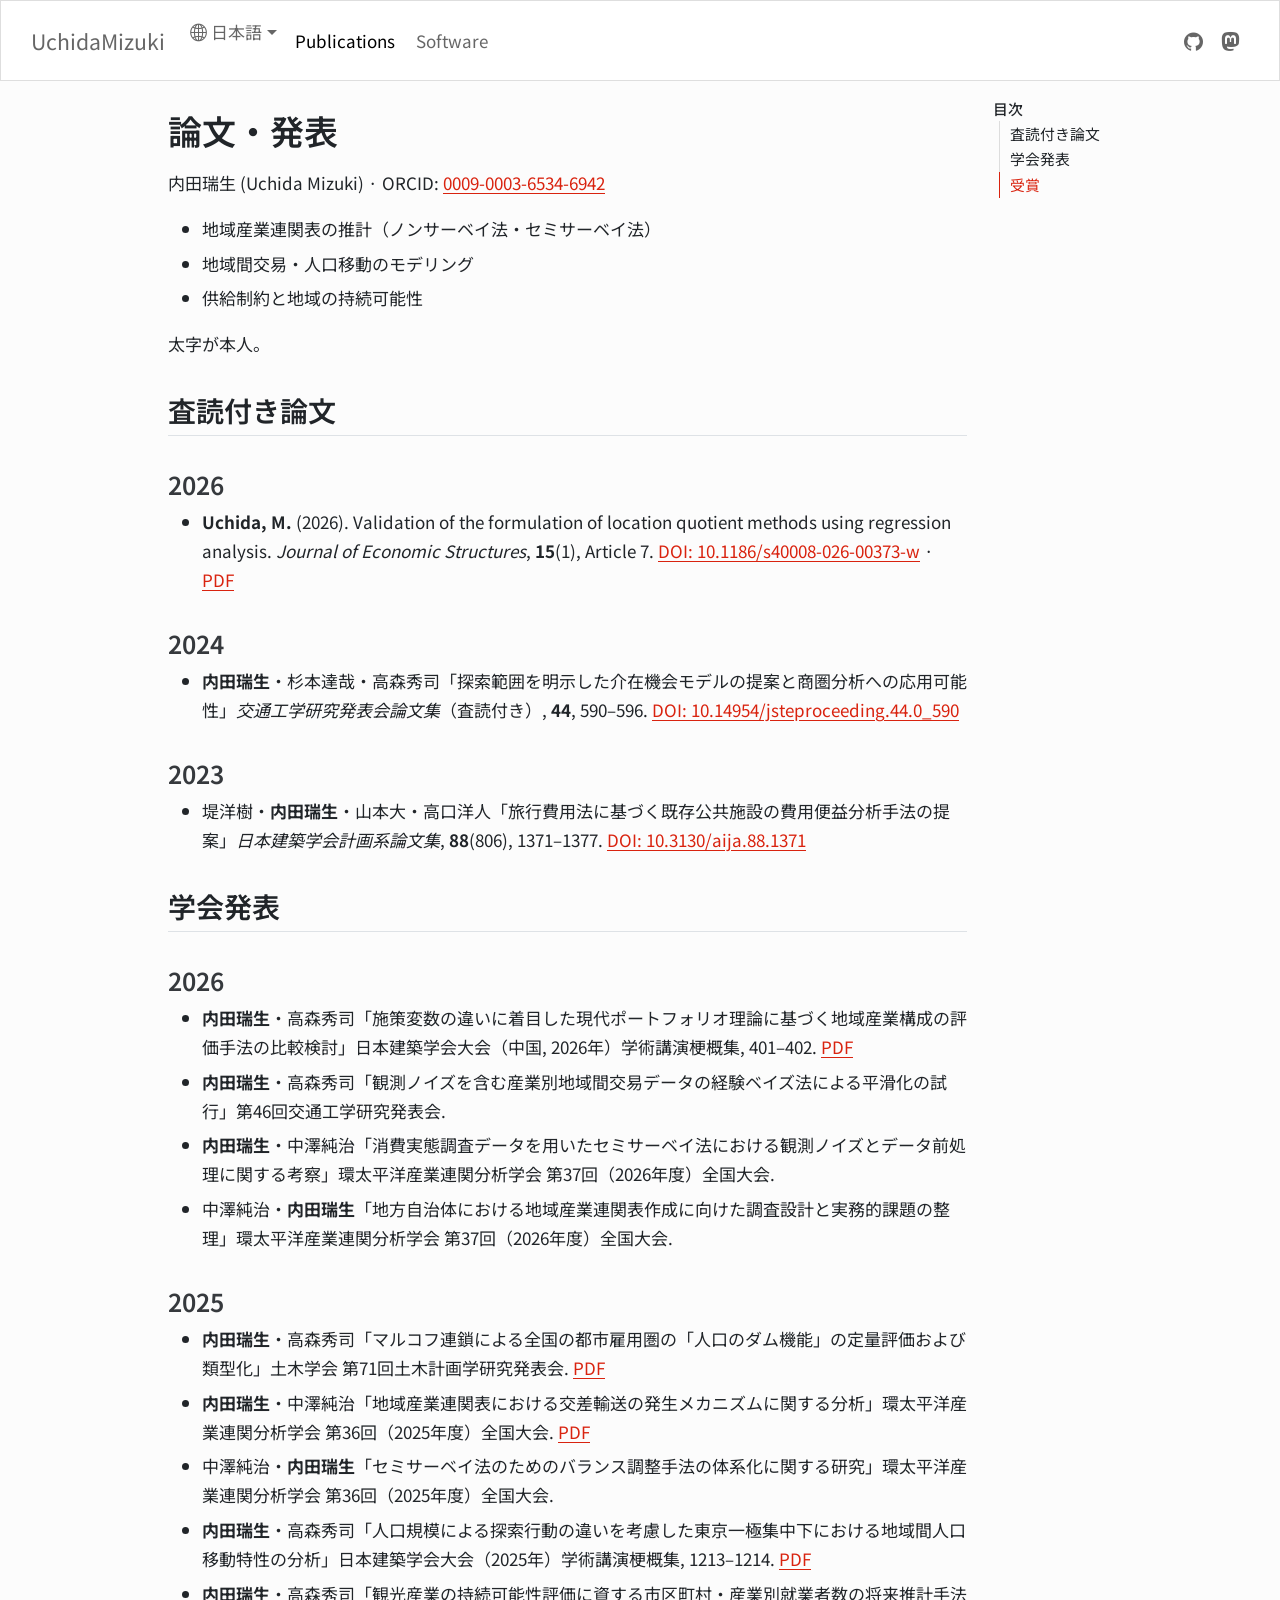
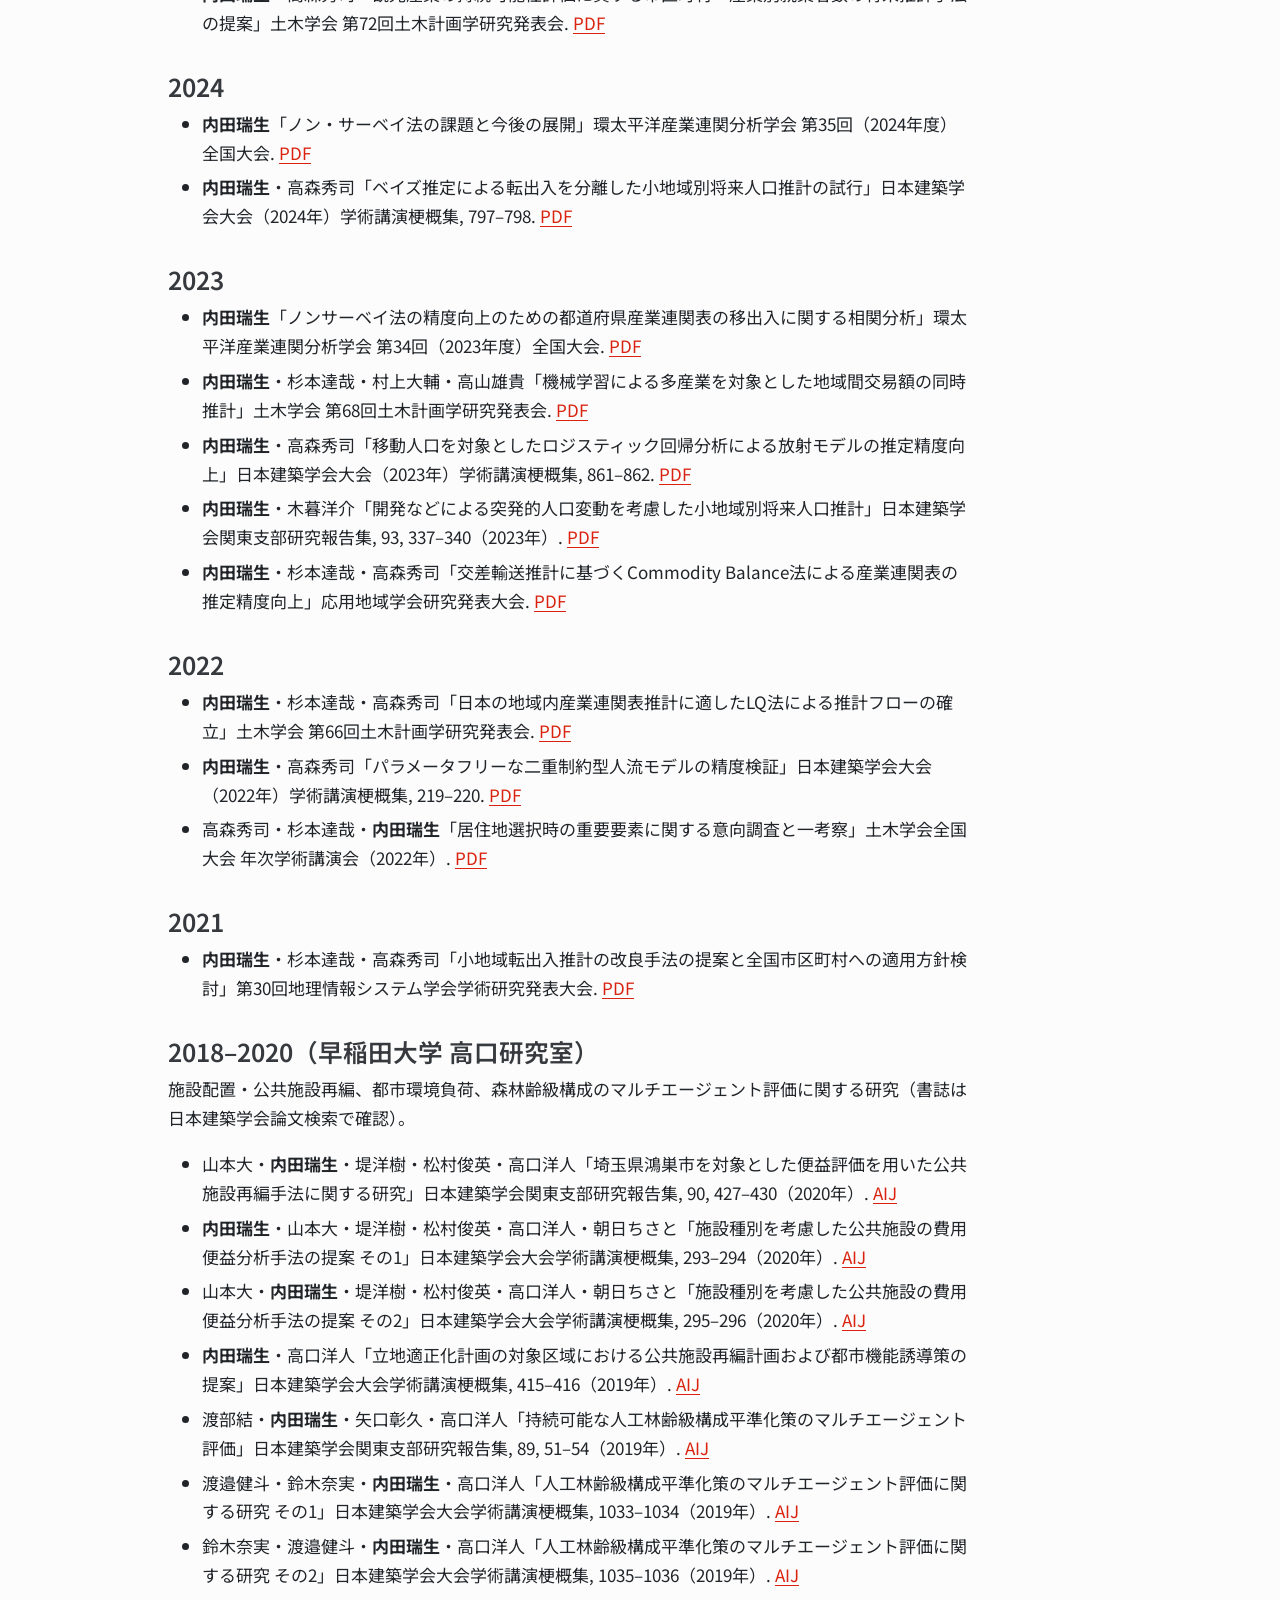
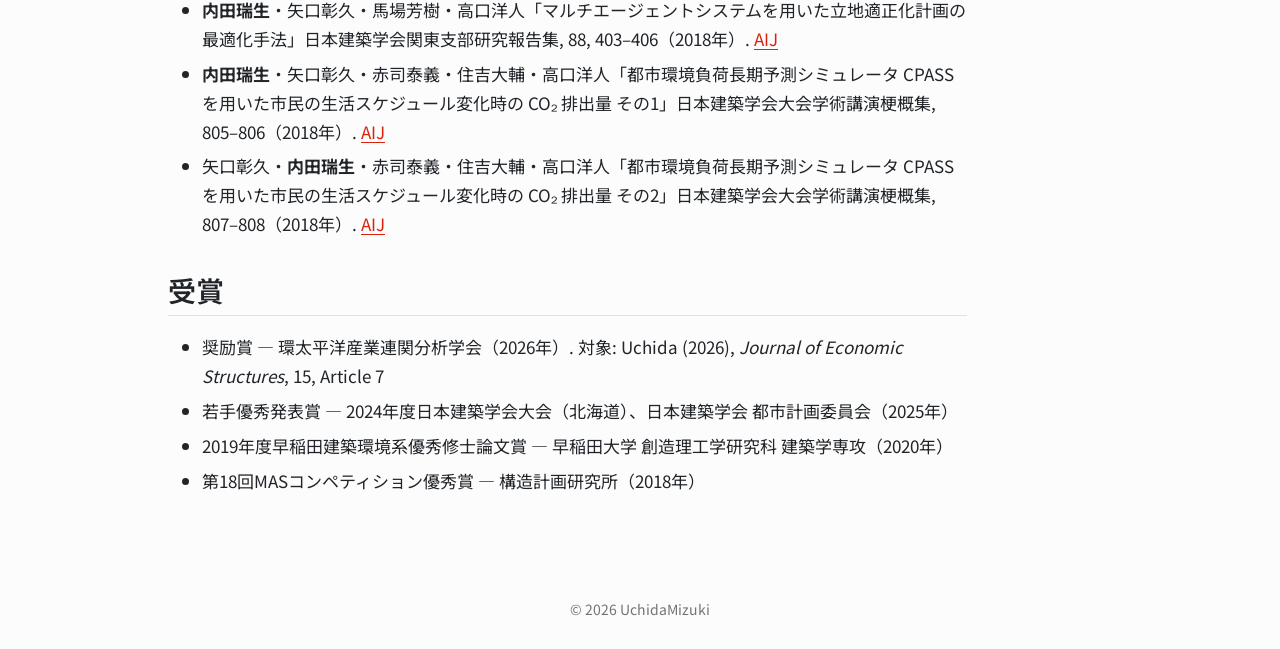
<file: docs/publications.html>
<!DOCTYPE html>
<html xmlns="http://www.w3.org/1999/xhtml" lang="ja" xml:lang="ja">
<head>
<link rel="alternate" hreflang="ja" href="https://uchidamizuki.com/publications.html" />
<link rel="alternate" hreflang="en" href="https://uchidamizuki.com/en/publications.en.html" />
<meta http-equiv="Content-Type" content="text/html; charset=UTF-8">
<meta charset="utf-8">
<meta name="generator" content="quarto-1.9.38">
<meta name="viewport" content="width=device-width, initial-scale=1.0, user-scalable=yes">
<title>論文・発表 – UchidaMizuki</title>
<style>
/* Default styles provided by pandoc.
** See https://pandoc.org/MANUAL.html#variables-for-html for config info.
*/
code{white-space: pre-wrap;}
span.smallcaps{font-variant: small-caps;}
div.columns{display: flex; gap: min(4vw, 1.5em);}
div.column{flex: auto; overflow-x: auto;}
div.hanging-indent{margin-left: 1.5em; text-indent: -1.5em;}
ul.task-list{list-style: none;}
ul.task-list li input[type="checkbox"] {
  width: 0.8em;
  margin: 0 0.8em 0.2em -1em; /* quarto-specific, see https://github.com/quarto-dev/quarto-cli/issues/4556 */ 
  vertical-align: middle;
}
</style>
<script src="site_libs/quarto-nav/quarto-nav.js"></script><link href="./logo.png" rel="icon" type="image/png">
<script src="site_libs/clipboard/clipboard.min.js"></script><script src="site_libs/quarto-html/quarto.js" type="module"></script><script src="site_libs/quarto-html/tabsets/tabsets.js" type="module"></script><script src="site_libs/quarto-html/popper.min.js"></script><script src="site_libs/quarto-html/tippy.umd.min.js"></script><link href="site_libs/quarto-html/tippy.css" rel="stylesheet">
<link href="site_libs/quarto-html/quarto-syntax-highlighting-15634bcf2e68342d4ad2dfa704d543f6.css" rel="stylesheet" id="quarto-text-highlighting-styles">
<script src="site_libs/bootstrap/bootstrap.min.js"></script><link href="site_libs/bootstrap/bootstrap-icons.css" rel="stylesheet">
<link href="site_libs/bootstrap/bootstrap-8a67de269f846a30c372a3501c0ebbb7.min.css" rel="stylesheet" append-hash="true" id="quarto-bootstrap" data-mode="light">
<script id="quarto-search-options" type="application/json">{
  "language": {
    "search-no-results-text": "一致なし",
    "search-matching-documents-text": "一致した文書",
    "search-copy-link-title": "検索へのリンクをコピー",
    "search-hide-matches-text": "追加の検索結果を非表示",
    "search-more-match-text": "追加の検索結果",
    "search-more-matches-text": "追加の検索結果",
    "search-clear-button-title": "消去",
    "search-text-placeholder": "",
    "search-detached-cancel-button-title": "取消",
    "search-submit-button-title": "検索",
    "search-label": "サーチ"
  }
}</script><meta property="og:title" content="論文・発表 – UchidaMizuki">
<meta property="og:description" content="">
<meta property="og:site_name" content="UchidaMizuki">
</head>
<body class="nav-fixed quarto-light">

<div id="quarto-search-results"></div>
  <header id="quarto-header" class="headroom fixed-top"><nav class="navbar navbar-expand-lg " data-bs-theme="dark"><div class="navbar-container container-fluid">
      <div class="navbar-brand-container mx-auto">
    <a class="navbar-brand" href="./index.html">
    <span class="navbar-title">UchidaMizuki</span>
    </a>
  </div>
          <button class="navbar-toggler" type="button" data-bs-toggle="collapse" data-bs-target="#navbarCollapse" aria-controls="navbarCollapse" role="menu" aria-expanded="false" aria-label="ナビゲーションを切り替える" onclick="if (window.quartoToggleHeadroom) { window.quartoToggleHeadroom(); }">
  <span class="navbar-toggler-icon"></span>
</button>
          <div class="collapse navbar-collapse" id="navbarCollapse">
            <ul class="navbar-nav navbar-nav-scroll me-auto">
<li class="nav-item"><div class="dropdown" id="languages-links-parent">
<button class="btn btn-primary dropdown-toggle babelquarto-languages-button" type="button" data-bs-toggle="dropdown" aria-expanded="false" id="languages-button"><i class="bi bi-globe2"></i> 日本語</button><ul class="dropdown-menu" id="languages-links"><li><a class="dropdown-item" href="https://uchidamizuki.com/en/publications.html" id="language-link-en">English</a></li></ul>
</div></li>
<li class="nav-item">
    <a class="nav-link active" href="./publications.html" aria-current="page"> 
<span class="menu-text">Publications</span></a>
  </li>  
  <li class="nav-item">
    <a class="nav-link" href="./software.html"> 
<span class="menu-text">Software</span></a>
  </li>  
</ul>
<ul class="navbar-nav navbar-nav-scroll ms-auto">
<li class="nav-item compact">
    <a class="nav-link" href="https://github.com/UchidaMizuki"> <i class="bi bi-github" role="img" aria-label="GitHub">
</i> 
<span class="menu-text"></span></a>
  </li>  
  <li class="nav-item compact">
    <a class="nav-link" href="https://social.vivaldi.net/@UchidaMizuki"> <i class="bi bi-mastodon" role="img" aria-label="Mastodon">
</i> 
<span class="menu-text"></span></a>
  </li>  
</ul>
</div> <!-- /navcollapse -->
            <div class="quarto-navbar-tools">
</div>
      </div> <!-- /container-fluid -->
    </nav></header><!-- content --><div id="quarto-content" class="quarto-container page-columns page-rows-contents page-layout-article page-navbar">
<!-- sidebar -->
<!-- margin-sidebar -->
    <div id="quarto-margin-sidebar" class="sidebar margin-sidebar">
        <nav id="TOC" role="doc-toc" class="toc-active"><h2 id="toc-title">目次</h2>
   
  <ul class="collapse">
<li><a href="#%E6%9F%BB%E8%AA%AD%E4%BB%98%E3%81%8D%E8%AB%96%E6%96%87" id="toc-査読付き論文" class="nav-link active" data-scroll-target="#査読付き論文">査読付き論文</a></li>
  <li><a href="#%E5%AD%A6%E4%BC%9A%E7%99%BA%E8%A1%A8" id="toc-学会発表" class="nav-link" data-scroll-target="#学会発表">学会発表</a></li>
  <li><a href="#%E5%8F%97%E8%B3%9E" id="toc-受賞" class="nav-link" data-scroll-target="#受賞">受賞</a></li>
  </ul></nav>
</div>
<!-- main -->
<main class="content" id="quarto-document-content"><header id="title-block-header" class="quarto-title-block default"><div class="quarto-title">
<h1 class="title">論文・発表</h1>
</div>



<div class="quarto-title-meta">

    
  
    
  </div>
  


</header><p>内田瑞生 (Uchida Mizuki) · ORCID: <a href="https://orcid.org/0009-0003-6534-6942">0009-0003-6534-6942</a></p>
<ul>
<li>地域産業連関表の推計（ノンサーベイ法・セミサーベイ法）</li>
<li>地域間交易・人口移動のモデリング</li>
<li>供給制約と地域の持続可能性</li>
</ul>
<p>太字が本人。</p>
<section id="査読付き論文" class="level2"><h2 data-anchor-id="査読付き論文">査読付き論文</h2>
<section id="section" class="level3"><h3 data-anchor-id="section">2026</h3>
<ul>
<li>
<strong>Uchida, M.</strong> (2026). Validation of the formulation of location quotient methods using regression analysis. <em>Journal of Economic Structures</em>, <strong>15</strong>(1), Article 7. <a href="https://doi.org/10.1186/s40008-026-00373-w">DOI: 10.1186/s40008-026-00373-w</a> · <a href="https://www.yachiyo-eng.co.jp/papers/2026_591_uchida.pdf">PDF</a>
</li>
</ul></section><section id="section-1" class="level3"><h3 data-anchor-id="section-1">2024</h3>
<ul>
<li>
<strong>内田瑞生</strong>・杉本達哉・高森秀司「探索範囲を明示した介在機会モデルの提案と商圏分析への応用可能性」<em>交通工学研究発表会論文集</em>（査読付き）, <strong>44</strong>, 590–596. <a href="https://doi.org/10.14954/jsteproceeding.44.0_590">DOI: 10.14954/jsteproceeding.44.0_590</a>
</li>
</ul></section><section id="section-2" class="level3"><h3 data-anchor-id="section-2">2023</h3>
<ul>
<li>堤洋樹・<strong>内田瑞生</strong>・山本大・高口洋人「旅行費用法に基づく既存公共施設の費用便益分析手法の提案」<em>日本建築学会計画系論文集</em>, <strong>88</strong>(806), 1371–1377. <a href="https://doi.org/10.3130/aija.88.1371">DOI: 10.3130/aija.88.1371</a>
</li>
</ul></section></section><section id="学会発表" class="level2"><h2 data-anchor-id="学会発表">学会発表</h2>
<section id="section-3" class="level3"><h3 data-anchor-id="section-3">2026</h3>
<ul>
<li>
<strong>内田瑞生</strong>・高森秀司「施策変数の違いに着目した現代ポートフォリオ理論に基づく地域産業構成の評価手法の比較検討」日本建築学会大会（中国, 2026年）学術講演梗概集, 401–402. <a href="https://www.yachiyo-eng.co.jp/papers/2026_623_uchida.pdf">PDF</a></li>
<li>
<strong>内田瑞生</strong>・高森秀司「観測ノイズを含む産業別地域間交易データの経験ベイズ法による平滑化の試行」第46回交通工学研究発表会.</li>
<li><strong>内田瑞生</strong>・中澤純治「消費実態調査データを用いたセミサーベイ法における観測ノイズとデータ前処理に関する考察」環太平洋産業連関分析学会 第37回（2026年度）全国大会.</li>
<li>中澤純治・<strong>内田瑞生</strong>「地方自治体における地域産業連関表作成に向けた調査設計と実務的課題の整理」環太平洋産業連関分析学会 第37回（2026年度）全国大会.</li>
</ul></section><section id="section-4" class="level3"><h3 data-anchor-id="section-4">2025</h3>
<ul>
<li>
<strong>内田瑞生</strong>・高森秀司「マルコフ連鎖による全国の都市雇用圏の「人口のダム機能」の定量評価および類型化」土木学会 第71回土木計画学研究発表会. <a href="https://www.yachiyo-eng.co.jp/papers/2025_489_uchida.pdf">PDF</a>
</li>
<li>
<strong>内田瑞生</strong>・中澤純治「地域産業連関表における交差輸送の発生メカニズムに関する分析」環太平洋産業連関分析学会 第36回（2025年度）全国大会. <a href="https://www.yachiyo-eng.co.jp/papers/2025_567_uchida.pdf">PDF</a>
</li>
<li>中澤純治・<strong>内田瑞生</strong>「セミサーベイ法のためのバランス調整手法の体系化に関する研究」環太平洋産業連関分析学会 第36回（2025年度）全国大会.</li>
<li>
<strong>内田瑞生</strong>・高森秀司「人口規模による探索行動の違いを考慮した東京一極集中下における地域間人口移動特性の分析」日本建築学会大会（2025年）学術講演梗概集, 1213–1214. <a href="https://www.yachiyo-eng.co.jp/papers/2025_535_uchida.pdf">PDF</a>
</li>
<li>
<strong>内田瑞生</strong>・高森秀司「観光産業の持続可能性評価に資する市区町村・産業別就業者数の将来推計手法の提案」土木学会 第72回土木計画学研究発表会. <a href="https://www.yachiyo-eng.co.jp/papers/2025_568_uchida.pdf">PDF</a>
</li>
</ul></section><section id="section-5" class="level3"><h3 data-anchor-id="section-5">2024</h3>
<ul>
<li>
<strong>内田瑞生</strong>「ノン・サーベイ法の課題と今後の展開」環太平洋産業連関分析学会 第35回（2024年度）全国大会. <a href="https://www.yachiyo-eng.co.jp/papers/2024_467_uchida.pdf">PDF</a>
</li>
<li>
<strong>内田瑞生</strong>・高森秀司「ベイズ推定による転出入を分離した小地域別将来人口推計の試行」日本建築学会大会（2024年）学術講演梗概集, 797–798. <a href="https://www.yachiyo-eng.co.jp/papers/2024_450_uchida.pdf">PDF</a>
</li>
</ul></section><section id="section-6" class="level3"><h3 data-anchor-id="section-6">2023</h3>
<ul>
<li>
<strong>内田瑞生</strong>「ノンサーベイ法の精度向上のための都道府県産業連関表の移出入に関する相関分析」環太平洋産業連関分析学会 第34回（2023年度）全国大会. <a href="https://www.yachiyo-eng.co.jp/papers/2023_359_uchida.pdf">PDF</a>
</li>
<li>
<strong>内田瑞生</strong>・杉本達哉・村上大輔・高山雄貴「機械学習による多産業を対象とした地域間交易額の同時推計」土木学会 第68回土木計画学研究発表会. <a href="https://www.yachiyo-eng.co.jp/papers/2024_454_uchida.pdf">PDF</a>
</li>
<li>
<strong>内田瑞生</strong>・高森秀司「移動人口を対象としたロジスティック回帰分析による放射モデルの推定精度向上」日本建築学会大会（2023年）学術講演梗概集, 861–862. <a href="https://www.yachiyo-eng.co.jp/papers/2023_345__uchida.pdf">PDF</a>
</li>
<li>
<strong>内田瑞生</strong>・木暮洋介「開発などによる突発的人口変動を考慮した小地域別将来人口推計」日本建築学会関東支部研究報告集, 93, 337–340（2023年）. <a href="https://www.yachiyo-eng.co.jp/papers/2023_293_uchida.pdf">PDF</a>
</li>
<li>
<strong>内田瑞生</strong>・杉本達哉・高森秀司「交差輸送推計に基づくCommodity Balance法による産業連関表の推定精度向上」応用地域学会研究発表大会. <a href="https://www.yachiyo-eng.co.jp/papers/c5c2687369068b84232bcdec9acf1558b103928d.pdf">PDF</a>
</li>
</ul></section><section id="section-7" class="level3"><h3 data-anchor-id="section-7">2022</h3>
<ul>
<li>
<strong>内田瑞生</strong>・杉本達哉・高森秀司「日本の地域内産業連関表推計に適したLQ法による推計フローの確立」土木学会 第66回土木計画学研究発表会. <a href="https://www.yachiyo-eng.co.jp/papers/2022_275_uchida.pdf">PDF</a>
</li>
<li>
<strong>内田瑞生</strong>・高森秀司「パラメータフリーな二重制約型人流モデルの精度検証」日本建築学会大会（2022年）学術講演梗概集, 219–220. <a href="https://www.yachiyo-eng.co.jp/papers/2022_244_uchida.pdf">PDF</a>
</li>
<li>高森秀司・杉本達哉・<strong>内田瑞生</strong>「居住地選択時の重要要素に関する意向調査と一考察」土木学会全国大会 年次学術講演会（2022年）. <a href="https://www.yachiyo-eng.co.jp/papers/2023_311_takamori.pdf">PDF</a>
</li>
</ul></section><section id="section-8" class="level3"><h3 data-anchor-id="section-8">2021</h3>
<ul>
<li>
<strong>内田瑞生</strong>・杉本達哉・高森秀司「小地域転出入推計の改良手法の提案と全国市区町村への適用方針検討」第30回地理情報システム学会学術研究発表大会. <a href="https://www.yachiyo-eng.co.jp/papers/2022_185_uchida.pdf">PDF</a>
</li>
</ul></section><section id="早稲田大学-高口研究室" class="level3"><h3 data-anchor-id="早稲田大学-高口研究室">2018–2020（早稲田大学 高口研究室）</h3>
<p>施設配置・公共施設再編、都市環境負荷、森林齢級構成のマルチエージェント評価に関する研究（書誌は日本建築学会論文検索で確認）。</p>
<ul>
<li>山本大・<strong>内田瑞生</strong>・堤洋樹・松村俊英・高口洋人「埼玉県鴻巣市を対象とした便益評価を用いた公共施設再編手法に関する研究」日本建築学会関東支部研究報告集, 90, 427–430（2020年）. <a href="https://www.aij.or.jp/paper/detail.html?productId=641321">AIJ</a>
</li>
<li>
<strong>内田瑞生</strong>・山本大・堤洋樹・松村俊英・高口洋人・朝日ちさと「施設種別を考慮した公共施設の費用便益分析手法の提案 その1」日本建築学会大会学術講演梗概集, 293–294（2020年）. <a href="https://www.aij.or.jp/paper/detail.html?productId=651717">AIJ</a>
</li>
<li>山本大・<strong>内田瑞生</strong>・堤洋樹・松村俊英・高口洋人・朝日ちさと「施設種別を考慮した公共施設の費用便益分析手法の提案 その2」日本建築学会大会学術講演梗概集, 295–296（2020年）. <a href="https://www.aij.or.jp/paper/detail.html?productId=651718">AIJ</a>
</li>
<li>
<strong>内田瑞生</strong>・高口洋人「立地適正化計画の対象区域における公共施設再編計画および都市機能誘導策の提案」日本建築学会大会学術講演梗概集, 415–416（2019年）. <a href="https://www.aij.or.jp/paper/detail.html?productId=633153">AIJ</a>
</li>
<li>渡部結・<strong>内田瑞生</strong>・矢口彰久・高口洋人「持続可能な人工林齢級構成平準化策のマルチエージェント評価」日本建築学会関東支部研究報告集, 89, 51–54（2019年）. <a href="https://www.aij.or.jp/paper/detail.html?productId=624442">AIJ</a>
</li>
<li>渡邉健斗・鈴木奈実・<strong>内田瑞生</strong>・高口洋人「人工林齢級構成平準化策のマルチエージェント評価に関する研究 その1」日本建築学会大会学術講演梗概集, 1033–1034（2019年）. <a href="https://www.aij.or.jp/paper/detail.html?productId=631380">AIJ</a>
</li>
<li>鈴木奈実・渡邉健斗・<strong>内田瑞生</strong>・高口洋人「人工林齢級構成平準化策のマルチエージェント評価に関する研究 その2」日本建築学会大会学術講演梗概集, 1035–1036（2019年）. <a href="https://www.aij.or.jp/paper/detail.html?productId=631381">AIJ</a>
</li>
<li>
<strong>内田瑞生</strong>・矢口彰久・馬場芳樹・高口洋人「マルチエージェントシステムを用いた立地適正化計画の最適化手法」日本建築学会関東支部研究報告集, 88, 403–406（2018年）. <a href="https://www.aij.or.jp/paper/detail.html?productId=614361">AIJ</a>
</li>
<li>
<strong>内田瑞生</strong>・矢口彰久・赤司泰義・住吉大輔・高口洋人「都市環境負荷長期予測シミュレータ CPASS を用いた市民の生活スケジュール変化時の CO₂ 排出量 その1」日本建築学会大会学術講演梗概集, 805–806（2018年）. <a href="https://www.aij.or.jp/paper/detail.html?productId=620122">AIJ</a>
</li>
<li>矢口彰久・<strong>内田瑞生</strong>・赤司泰義・住吉大輔・高口洋人「都市環境負荷長期予測シミュレータ CPASS を用いた市民の生活スケジュール変化時の CO₂ 排出量 その2」日本建築学会大会学術講演梗概集, 807–808（2018年）. <a href="https://www.aij.or.jp/paper/detail.html?productId=620123">AIJ</a>
</li>
</ul></section></section><section id="受賞" class="level2"><h2 data-anchor-id="受賞">受賞</h2>
<ul>
<li>奨励賞 — 環太平洋産業連関分析学会（2026年）. 対象: Uchida (2026), <em>Journal of Economic Structures</em>, 15, Article 7</li>
<li>若手優秀発表賞 — 2024年度日本建築学会大会（北海道）、日本建築学会 都市計画委員会（2025年）</li>
<li>2019年度早稲田建築環境系優秀修士論文賞 — 早稲田大学 創造理工学研究科 建築学専攻（2020年）</li>
<li>第18回MASコンペティション優秀賞 — 構造計画研究所（2018年）</li>
</ul></section></main><!-- /main --><script id="quarto-html-after-body" type="application/javascript">
  window.document.addEventListener("DOMContentLoaded", function (event) {
    const isCodeAnnotation = (el) => {
      for (const clz of el.classList) {
        if (clz.startsWith('code-annotation-')) {                     
          return true;
        }
      }
      return false;
    }
    const onCopySuccess = function(e) {
      // button target
      const button = e.trigger;
      // don't keep focus
      button.blur();
      // flash "checked"
      button.classList.add('code-copy-button-checked');
      var currentTitle = button.getAttribute("title");
      button.setAttribute("title", "コピーしました");
      let tooltip;
      if (window.bootstrap) {
        button.setAttribute("data-bs-toggle", "tooltip");
        button.setAttribute("data-bs-placement", "left");
        button.setAttribute("data-bs-title", "コピーしました");
        tooltip = new bootstrap.Tooltip(button, 
          { trigger: "manual", 
            customClass: "code-copy-button-tooltip",
            offset: [0, -8]});
        tooltip.show();    
      }
      setTimeout(function() {
        if (tooltip) {
          tooltip.hide();
          button.removeAttribute("data-bs-title");
          button.removeAttribute("data-bs-toggle");
          button.removeAttribute("data-bs-placement");
        }
        button.setAttribute("title", currentTitle);
        button.classList.remove('code-copy-button-checked');
      }, 1000);
      // clear code selection
      e.clearSelection();
    }
    const getTextToCopy = function(trigger) {
      const outerScaffold = trigger.parentElement.cloneNode(true);
      const codeEl = outerScaffold.querySelector('code');
      for (const childEl of codeEl.children) {
        if (isCodeAnnotation(childEl)) {
          childEl.remove();
        }
      }
      return codeEl.innerText;
    }
    const clipboard = new window.ClipboardJS('.code-copy-button:not([data-in-quarto-modal])', {
      text: getTextToCopy
    });
    clipboard.on('success', onCopySuccess);
    if (window.document.getElementById('quarto-embedded-source-code-modal')) {
      const clipboardModal = new window.ClipboardJS('.code-copy-button[data-in-quarto-modal]', {
        text: getTextToCopy,
        container: window.document.getElementById('quarto-embedded-source-code-modal')
      });
      clipboardModal.on('success', onCopySuccess);
    }
      var localhostRegex = new RegExp(/^(?:http|https):\/\/localhost\:?[0-9]*\//);
      var mailtoRegex = new RegExp(/^mailto:/);
        var filterRegex = new RegExp("https:\/\/uchidamizuki\.com");
      var isInternal = (href) => {
          return filterRegex.test(href) || localhostRegex.test(href) || mailtoRegex.test(href);
      }
      // Inspect non-navigation links and adorn them if external
     var links = window.document.querySelectorAll('a[href]:not(.nav-link):not(.navbar-brand):not(.toc-action):not(.sidebar-link):not(.sidebar-item-toggle):not(.pagination-link):not(.no-external):not([aria-hidden]):not(.dropdown-item):not(.quarto-navigation-tool):not(.about-link)');
      for (var i=0; i<links.length; i++) {
        const link = links[i];
        if (!isInternal(link.href)) {
          // undo the damage that might have been done by quarto-nav.js in the case of
          // links that we want to consider external
          if (link.dataset.originalHref !== undefined) {
            link.href = link.dataset.originalHref;
          }
            // target, if specified
            link.setAttribute("target", "_blank");
            if (link.getAttribute("rel") === null) {
              link.setAttribute("rel", "noopener");
            }
        }
      }
    function tippyHover(el, contentFn, onTriggerFn, onUntriggerFn) {
      const config = {
        allowHTML: true,
        maxWidth: 500,
        delay: 100,
        arrow: false,
        appendTo: function(el) {
            return el.parentElement;
        },
        interactive: true,
        interactiveBorder: 10,
        theme: 'quarto',
        placement: 'bottom-start',
      };
      if (contentFn) {
        config.content = contentFn;
      }
      if (onTriggerFn) {
        config.onTrigger = onTriggerFn;
      }
      if (onUntriggerFn) {
        config.onUntrigger = onUntriggerFn;
      }
      window.tippy(el, config); 
    }
    const noterefs = window.document.querySelectorAll('a[role="doc-noteref"]');
    for (var i=0; i<noterefs.length; i++) {
      const ref = noterefs[i];
      tippyHover(ref, function() {
        // use id or data attribute instead here
        let href = ref.getAttribute('data-footnote-href') || ref.getAttribute('href');
        try { href = new URL(href).hash; } catch {}
        const id = href.replace(/^#\/?/, "");
        const note = window.document.getElementById(id);
        if (note) {
          return note.innerHTML;
        } else {
          return "";
        }
      });
    }
    const xrefs = window.document.querySelectorAll('a.quarto-xref');
    const processXRef = (id, note) => {
      // Strip column container classes
      const stripColumnClz = (el) => {
        el.classList.remove("page-full", "page-columns");
        if (el.children) {
          for (const child of el.children) {
            stripColumnClz(child);
          }
        }
      }
      stripColumnClz(note)
      if (id === null || id.startsWith('sec-')) {
        // Special case sections, only their first couple elements
        const container = document.createElement("div");
        if (note.children && note.children.length > 2) {
          container.appendChild(note.children[0].cloneNode(true));
          for (let i = 1; i < note.children.length; i++) {
            const child = note.children[i];
            if (child.tagName === "P" && child.innerText === "") {
              continue;
            } else {
              container.appendChild(child.cloneNode(true));
              break;
            }
          }
          if (window.Quarto?.typesetMath) {
            window.Quarto.typesetMath(container);
          }
          return container.innerHTML
        } else {
          if (window.Quarto?.typesetMath) {
            window.Quarto.typesetMath(note);
          }
          return note.innerHTML;
        }
      } else {
        // Remove any anchor links if they are present
        const anchorLink = note.querySelector('a.anchorjs-link');
        if (anchorLink) {
          anchorLink.remove();
        }
        if (window.Quarto?.typesetMath) {
          window.Quarto.typesetMath(note);
        }
        if (note.classList.contains("callout")) {
          return note.outerHTML;
        } else {
          return note.innerHTML;
        }
      }
    }
    for (var i=0; i<xrefs.length; i++) {
      const xref = xrefs[i];
      tippyHover(xref, undefined, function(instance) {
        instance.disable();
        let url = xref.getAttribute('href');
        let hash = undefined; 
        if (url.startsWith('#')) {
          hash = url;
        } else {
          try { hash = new URL(url).hash; } catch {}
        }
        if (hash) {
          const id = hash.replace(/^#\/?/, "");
          const note = window.document.getElementById(id);
          if (note !== null) {
            try {
              const html = processXRef(id, note.cloneNode(true));
              instance.setContent(html);
            } finally {
              instance.enable();
              instance.show();
            }
          } else {
            // See if we can fetch this
            fetch(url.split('#')[0])
            .then(res => res.text())
            .then(html => {
              const parser = new DOMParser();
              const htmlDoc = parser.parseFromString(html, "text/html");
              const note = htmlDoc.getElementById(id);
              if (note !== null) {
                const html = processXRef(id, note);
                instance.setContent(html);
              } 
            }).finally(() => {
              instance.enable();
              instance.show();
            });
          }
        } else {
          // See if we can fetch a full url (with no hash to target)
          // This is a special case and we should probably do some content thinning / targeting
          fetch(url)
          .then(res => res.text())
          .then(html => {
            const parser = new DOMParser();
            const htmlDoc = parser.parseFromString(html, "text/html");
            const note = htmlDoc.querySelector('main.content');
            if (note !== null) {
              // This should only happen for chapter cross references
              // (since there is no id in the URL)
              // remove the first header
              if (note.children.length > 0 && note.children[0].tagName === "HEADER") {
                note.children[0].remove();
              }
              const html = processXRef(null, note);
              instance.setContent(html);
            } 
          }).finally(() => {
            instance.enable();
            instance.show();
          });
        }
      }, function(instance) {
      });
    }
        let selectedAnnoteEl;
        const selectorForAnnotation = ( cell, annotation) => {
          let cellAttr = 'data-code-cell="' + cell + '"';
          let lineAttr = 'data-code-annotation="' +  annotation + '"';
          const selector = 'span[' + cellAttr + '][' + lineAttr + ']';
          return selector;
        }
        const selectCodeLines = (annoteEl) => {
          const doc = window.document;
          const targetCell = annoteEl.getAttribute("data-target-cell");
          const targetAnnotation = annoteEl.getAttribute("data-target-annotation");
          const annoteSpan = window.document.querySelector(selectorForAnnotation(targetCell, targetAnnotation));
          const lines = annoteSpan.getAttribute("data-code-lines").split(",");
          const lineIds = lines.map((line) => {
            return targetCell + "-" + line;
          })
          let top = null;
          let height = null;
          let parent = null;
          if (lineIds.length > 0) {
              //compute the position of the single el (top and bottom and make a div)
              const el = window.document.getElementById(lineIds[0]);
              top = el.offsetTop;
              height = el.offsetHeight;
              parent = el.parentElement.parentElement;
            if (lineIds.length > 1) {
              const lastEl = window.document.getElementById(lineIds[lineIds.length - 1]);
              const bottom = lastEl.offsetTop + lastEl.offsetHeight;
              height = bottom - top;
            }
            if (top !== null && height !== null && parent !== null) {
              // cook up a div (if necessary) and position it 
              let div = window.document.getElementById("code-annotation-line-highlight");
              if (div === null) {
                div = window.document.createElement("div");
                div.setAttribute("id", "code-annotation-line-highlight");
                div.style.position = 'absolute';
                parent.appendChild(div);
              }
              div.style.top = top - 2 + "px";
              div.style.height = height + 4 + "px";
              div.style.left = 0;
              let gutterDiv = window.document.getElementById("code-annotation-line-highlight-gutter");
              if (gutterDiv === null) {
                gutterDiv = window.document.createElement("div");
                gutterDiv.setAttribute("id", "code-annotation-line-highlight-gutter");
                gutterDiv.style.position = 'absolute';
                const codeCell = window.document.getElementById(targetCell);
                const gutter = codeCell.querySelector('.code-annotation-gutter');
                gutter.appendChild(gutterDiv);
              }
              gutterDiv.style.top = top - 2 + "px";
              gutterDiv.style.height = height + 4 + "px";
            }
            selectedAnnoteEl = annoteEl;
          }
        };
        const unselectCodeLines = () => {
          const elementsIds = ["code-annotation-line-highlight", "code-annotation-line-highlight-gutter"];
          elementsIds.forEach((elId) => {
            const div = window.document.getElementById(elId);
            if (div) {
              div.remove();
            }
          });
          selectedAnnoteEl = undefined;
        };
          // Handle positioning of the toggle
      window.addEventListener(
        "resize",
        throttle(() => {
          elRect = undefined;
          if (selectedAnnoteEl) {
            selectCodeLines(selectedAnnoteEl);
          }
        }, 10)
      );
      function throttle(fn, ms) {
      let throttle = false;
      let timer;
        return (...args) => {
          if(!throttle) { // first call gets through
              fn.apply(this, args);
              throttle = true;
          } else { // all the others get throttled
              if(timer) clearTimeout(timer); // cancel #2
              timer = setTimeout(() => {
                fn.apply(this, args);
                timer = throttle = false;
              }, ms);
          }
        };
      }
        // Attach click handler to the DT
        const annoteDls = window.document.querySelectorAll('dt[data-target-cell]');
        for (const annoteDlNode of annoteDls) {
          annoteDlNode.addEventListener('click', (event) => {
            const clickedEl = event.target;
            if (clickedEl !== selectedAnnoteEl) {
              unselectCodeLines();
              const activeEl = window.document.querySelector('dt[data-target-cell].code-annotation-active');
              if (activeEl) {
                activeEl.classList.remove('code-annotation-active');
              }
              selectCodeLines(clickedEl);
              clickedEl.classList.add('code-annotation-active');
            } else {
              // Unselect the line
              unselectCodeLines();
              clickedEl.classList.remove('code-annotation-active');
            }
          });
        }
    const findCites = (el) => {
      const parentEl = el.parentElement;
      if (parentEl) {
        const cites = parentEl.dataset.cites;
        if (cites) {
          return {
            el,
            cites: cites.split(' ')
          };
        } else {
          return findCites(el.parentElement)
        }
      } else {
        return undefined;
      }
    };
    var bibliorefs = window.document.querySelectorAll('a[role="doc-biblioref"]');
    for (var i=0; i<bibliorefs.length; i++) {
      const ref = bibliorefs[i];
      const citeInfo = findCites(ref);
      if (citeInfo) {
        tippyHover(citeInfo.el, function() {
          var popup = window.document.createElement('div');
          citeInfo.cites.forEach(function(cite) {
            var citeDiv = window.document.createElement('div');
            citeDiv.classList.add('hanging-indent');
            citeDiv.classList.add('csl-entry');
            var biblioDiv = window.document.getElementById('ref-' + cite);
            if (biblioDiv) {
              citeDiv.innerHTML = biblioDiv.innerHTML;
            }
            popup.appendChild(citeDiv);
          });
          return popup.innerHTML;
        });
      }
    }
  });
  </script>
</div> <!-- /content -->
<footer class="footer"><div class="nav-footer">
    <div class="nav-footer-left">
       
    </div>   
    <div class="nav-footer-center">
<p>© 2026 UchidaMizuki</p>
</div>
    <div class="nav-footer-right">
       
    </div>
  </div>
</footer>
</body>
</html>
</file>
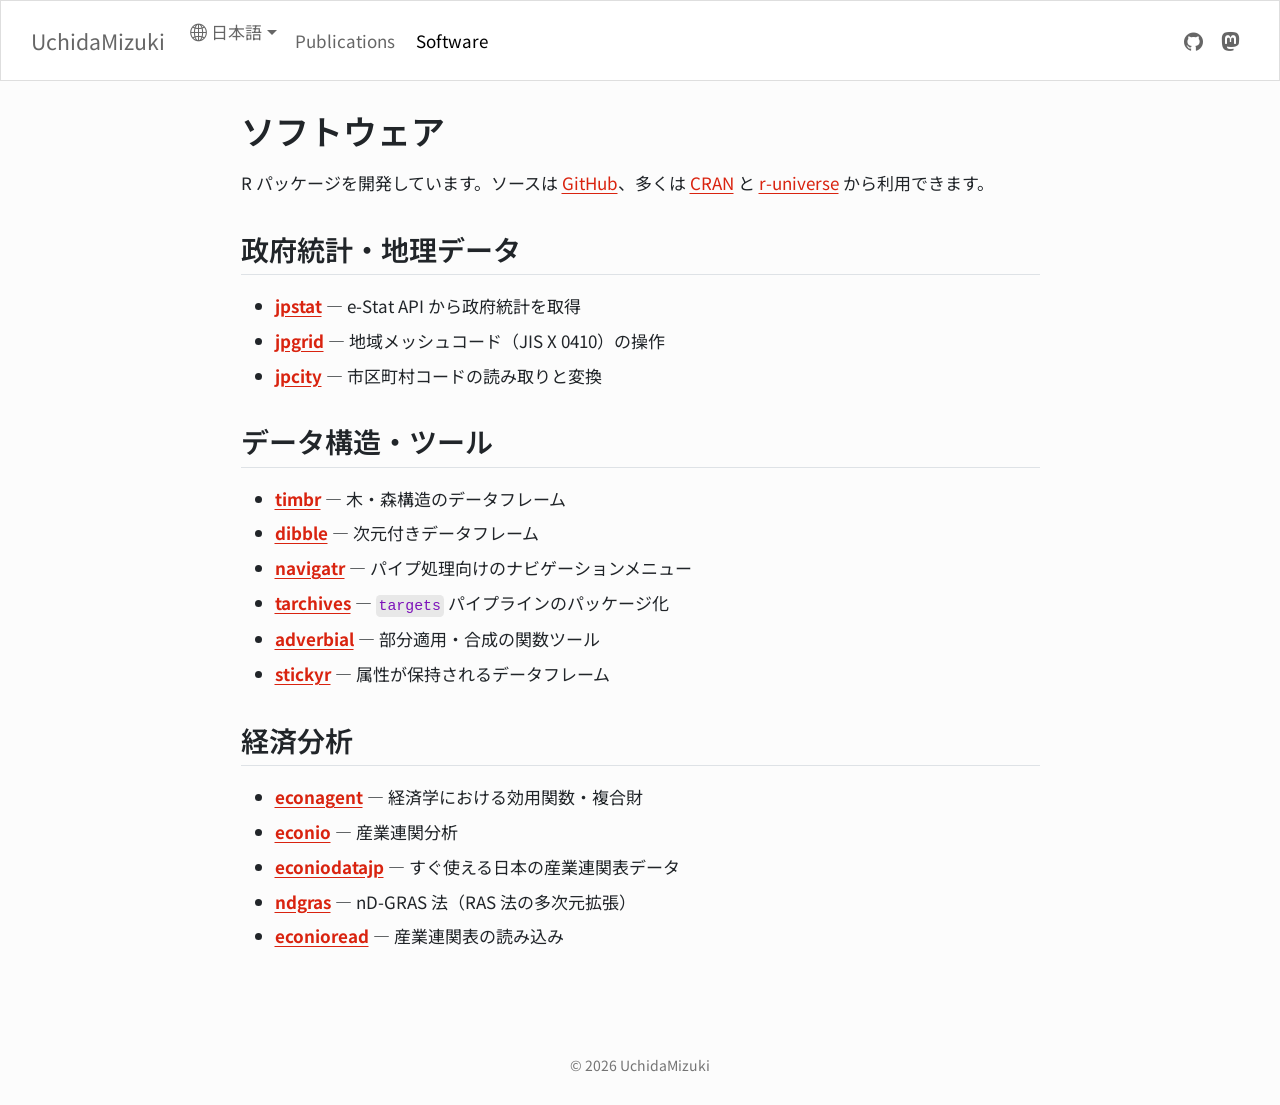
<file: docs/software.html>
<!DOCTYPE html>
<html xmlns="http://www.w3.org/1999/xhtml" lang="ja" xml:lang="ja">
<head>
<link rel="alternate" hreflang="ja" href="https://uchidamizuki.com/software.html" />
<link rel="alternate" hreflang="en" href="https://uchidamizuki.com/en/software.en.html" />
<meta http-equiv="Content-Type" content="text/html; charset=UTF-8">
<meta charset="utf-8">
<meta name="generator" content="quarto-1.9.38">
<meta name="viewport" content="width=device-width, initial-scale=1.0, user-scalable=yes">
<meta name="description" content="内田瑞生が開発する R パッケージ — 政府統計・地理データ、データ構造、経済分析。">
<title>ソフトウェア – UchidaMizuki</title>
<style>
/* Default styles provided by pandoc.
** See https://pandoc.org/MANUAL.html#variables-for-html for config info.
*/
code{white-space: pre-wrap;}
span.smallcaps{font-variant: small-caps;}
div.columns{display: flex; gap: min(4vw, 1.5em);}
div.column{flex: auto; overflow-x: auto;}
div.hanging-indent{margin-left: 1.5em; text-indent: -1.5em;}
ul.task-list{list-style: none;}
ul.task-list li input[type="checkbox"] {
  width: 0.8em;
  margin: 0 0.8em 0.2em -1em; /* quarto-specific, see https://github.com/quarto-dev/quarto-cli/issues/4556 */ 
  vertical-align: middle;
}
</style>
<script src="site_libs/quarto-nav/quarto-nav.js"></script><link href="./logo.png" rel="icon" type="image/png">
<script src="site_libs/clipboard/clipboard.min.js"></script><script src="site_libs/quarto-html/quarto.js" type="module"></script><script src="site_libs/quarto-html/tabsets/tabsets.js" type="module"></script><script src="site_libs/quarto-html/popper.min.js"></script><script src="site_libs/quarto-html/tippy.umd.min.js"></script><link href="site_libs/quarto-html/tippy.css" rel="stylesheet">
<link href="site_libs/quarto-html/quarto-syntax-highlighting-15634bcf2e68342d4ad2dfa704d543f6.css" rel="stylesheet" id="quarto-text-highlighting-styles">
<script src="site_libs/bootstrap/bootstrap.min.js"></script><link href="site_libs/bootstrap/bootstrap-icons.css" rel="stylesheet">
<link href="site_libs/bootstrap/bootstrap-8a67de269f846a30c372a3501c0ebbb7.min.css" rel="stylesheet" append-hash="true" id="quarto-bootstrap" data-mode="light">
<script id="quarto-search-options" type="application/json">{
  "language": {
    "search-no-results-text": "一致なし",
    "search-matching-documents-text": "一致した文書",
    "search-copy-link-title": "検索へのリンクをコピー",
    "search-hide-matches-text": "追加の検索結果を非表示",
    "search-more-match-text": "追加の検索結果",
    "search-more-matches-text": "追加の検索結果",
    "search-clear-button-title": "消去",
    "search-text-placeholder": "",
    "search-detached-cancel-button-title": "取消",
    "search-submit-button-title": "検索",
    "search-label": "サーチ"
  }
}</script><meta property="og:title" content="ソフトウェア – UchidaMizuki">
<meta property="og:description" content="">
<meta property="og:site_name" content="UchidaMizuki">
</head>
<body class="nav-fixed fullcontent quarto-light">

<div id="quarto-search-results"></div>
  <header id="quarto-header" class="headroom fixed-top"><nav class="navbar navbar-expand-lg " data-bs-theme="dark"><div class="navbar-container container-fluid">
      <div class="navbar-brand-container mx-auto">
    <a class="navbar-brand" href="./index.html">
    <span class="navbar-title">UchidaMizuki</span>
    </a>
  </div>
          <button class="navbar-toggler" type="button" data-bs-toggle="collapse" data-bs-target="#navbarCollapse" aria-controls="navbarCollapse" role="menu" aria-expanded="false" aria-label="ナビゲーションを切り替える" onclick="if (window.quartoToggleHeadroom) { window.quartoToggleHeadroom(); }">
  <span class="navbar-toggler-icon"></span>
</button>
          <div class="collapse navbar-collapse" id="navbarCollapse">
            <ul class="navbar-nav navbar-nav-scroll me-auto">
<li class="nav-item"><div class="dropdown" id="languages-links-parent">
<button class="btn btn-primary dropdown-toggle babelquarto-languages-button" type="button" data-bs-toggle="dropdown" aria-expanded="false" id="languages-button"><i class="bi bi-globe2"></i> 日本語</button><ul class="dropdown-menu" id="languages-links"><li><a class="dropdown-item" href="https://uchidamizuki.com/en/software.html" id="language-link-en">English</a></li></ul>
</div></li>
<li class="nav-item">
    <a class="nav-link" href="./publications.html"> 
<span class="menu-text">Publications</span></a>
  </li>  
  <li class="nav-item">
    <a class="nav-link active" href="./software.html" aria-current="page"> 
<span class="menu-text">Software</span></a>
  </li>  
</ul>
<ul class="navbar-nav navbar-nav-scroll ms-auto">
<li class="nav-item compact">
    <a class="nav-link" href="https://github.com/UchidaMizuki"> <i class="bi bi-github" role="img" aria-label="GitHub">
</i> 
<span class="menu-text"></span></a>
  </li>  
  <li class="nav-item compact">
    <a class="nav-link" href="https://social.vivaldi.net/@UchidaMizuki"> <i class="bi bi-mastodon" role="img" aria-label="Mastodon">
</i> 
<span class="menu-text"></span></a>
  </li>  
</ul>
</div> <!-- /navcollapse -->
            <div class="quarto-navbar-tools">
</div>
      </div> <!-- /container-fluid -->
    </nav></header><!-- content --><div id="quarto-content" class="quarto-container page-columns page-rows-contents page-layout-article page-navbar">
<!-- sidebar -->
<!-- margin-sidebar -->
    
<!-- main -->
<main class="content" id="quarto-document-content"><header id="title-block-header" class="quarto-title-block default"><div class="quarto-title">
<h1 class="title">ソフトウェア</h1>
</div>



<div class="quarto-title-meta">

    
  
    
  </div>
  


</header><p>R パッケージを開発しています。ソースは <a href="https://github.com/UchidaMizuki">GitHub</a>、多くは <a href="https://cran.r-project.org/">CRAN</a> と <a href="https://uchidamizuki.r-universe.dev">r-universe</a> から利用できます。</p>
<section id="政府統計地理データ" class="level2"><h2 data-anchor-id="政府統計地理データ">政府統計・地理データ</h2>
<ul>
<li>
<a href="https://cran.r-project.org/package=jpstat"><strong>jpstat</strong></a> — e-Stat API から政府統計を取得</li>
<li>
<a href="https://cran.r-project.org/package=jpgrid"><strong>jpgrid</strong></a> — 地域メッシュコード（JIS X 0410）の操作</li>
<li>
<a href="https://cran.r-project.org/package=jpcity"><strong>jpcity</strong></a> — 市区町村コードの読み取りと変換</li>
</ul></section><section id="データ構造ツール" class="level2"><h2 data-anchor-id="データ構造ツール">データ構造・ツール</h2>
<ul>
<li>
<a href="https://cran.r-project.org/package=timbr"><strong>timbr</strong></a> — 木・森構造のデータフレーム</li>
<li>
<a href="https://cran.r-project.org/package=dibble"><strong>dibble</strong></a> — 次元付きデータフレーム</li>
<li>
<a href="https://cran.r-project.org/package=navigatr"><strong>navigatr</strong></a> — パイプ処理向けのナビゲーションメニュー</li>
<li>
<a href="https://cran.r-project.org/package=tarchives"><strong>tarchives</strong></a> — <code>targets</code> パイプラインのパッケージ化</li>
<li>
<a href="https://cran.r-project.org/package=adverbial"><strong>adverbial</strong></a> — 部分適用・合成の関数ツール</li>
<li>
<a href="https://cran.r-project.org/package=stickyr"><strong>stickyr</strong></a> — 属性が保持されるデータフレーム</li>
</ul></section><section id="経済分析" class="level2"><h2 data-anchor-id="経済分析">経済分析</h2>
<ul>
<li>
<a href="https://github.com/UchidaMizuki/econagent"><strong>econagent</strong></a> — 経済学における効用関数・複合財</li>
<li>
<a href="https://github.com/UchidaMizuki/econio"><strong>econio</strong></a> — 産業連関分析</li>
<li>
<a href="https://github.com/UchidaMizuki/econiodatajp"><strong>econiodatajp</strong></a> — すぐ使える日本の産業連関表データ</li>
<li>
<a href="https://github.com/UchidaMizuki/ndgras"><strong>ndgras</strong></a> — nD-GRAS 法（RAS 法の多次元拡張）</li>
<li>
<a href="https://github.com/UchidaMizuki/econioread"><strong>econioread</strong></a> — 産業連関表の読み込み</li>
</ul></section></main><!-- /main --><script id="quarto-html-after-body" type="application/javascript">
  window.document.addEventListener("DOMContentLoaded", function (event) {
    const isCodeAnnotation = (el) => {
      for (const clz of el.classList) {
        if (clz.startsWith('code-annotation-')) {                     
          return true;
        }
      }
      return false;
    }
    const onCopySuccess = function(e) {
      // button target
      const button = e.trigger;
      // don't keep focus
      button.blur();
      // flash "checked"
      button.classList.add('code-copy-button-checked');
      var currentTitle = button.getAttribute("title");
      button.setAttribute("title", "コピーしました");
      let tooltip;
      if (window.bootstrap) {
        button.setAttribute("data-bs-toggle", "tooltip");
        button.setAttribute("data-bs-placement", "left");
        button.setAttribute("data-bs-title", "コピーしました");
        tooltip = new bootstrap.Tooltip(button, 
          { trigger: "manual", 
            customClass: "code-copy-button-tooltip",
            offset: [0, -8]});
        tooltip.show();    
      }
      setTimeout(function() {
        if (tooltip) {
          tooltip.hide();
          button.removeAttribute("data-bs-title");
          button.removeAttribute("data-bs-toggle");
          button.removeAttribute("data-bs-placement");
        }
        button.setAttribute("title", currentTitle);
        button.classList.remove('code-copy-button-checked');
      }, 1000);
      // clear code selection
      e.clearSelection();
    }
    const getTextToCopy = function(trigger) {
      const outerScaffold = trigger.parentElement.cloneNode(true);
      const codeEl = outerScaffold.querySelector('code');
      for (const childEl of codeEl.children) {
        if (isCodeAnnotation(childEl)) {
          childEl.remove();
        }
      }
      return codeEl.innerText;
    }
    const clipboard = new window.ClipboardJS('.code-copy-button:not([data-in-quarto-modal])', {
      text: getTextToCopy
    });
    clipboard.on('success', onCopySuccess);
    if (window.document.getElementById('quarto-embedded-source-code-modal')) {
      const clipboardModal = new window.ClipboardJS('.code-copy-button[data-in-quarto-modal]', {
        text: getTextToCopy,
        container: window.document.getElementById('quarto-embedded-source-code-modal')
      });
      clipboardModal.on('success', onCopySuccess);
    }
      var localhostRegex = new RegExp(/^(?:http|https):\/\/localhost\:?[0-9]*\//);
      var mailtoRegex = new RegExp(/^mailto:/);
        var filterRegex = new RegExp("https:\/\/uchidamizuki\.com");
      var isInternal = (href) => {
          return filterRegex.test(href) || localhostRegex.test(href) || mailtoRegex.test(href);
      }
      // Inspect non-navigation links and adorn them if external
     var links = window.document.querySelectorAll('a[href]:not(.nav-link):not(.navbar-brand):not(.toc-action):not(.sidebar-link):not(.sidebar-item-toggle):not(.pagination-link):not(.no-external):not([aria-hidden]):not(.dropdown-item):not(.quarto-navigation-tool):not(.about-link)');
      for (var i=0; i<links.length; i++) {
        const link = links[i];
        if (!isInternal(link.href)) {
          // undo the damage that might have been done by quarto-nav.js in the case of
          // links that we want to consider external
          if (link.dataset.originalHref !== undefined) {
            link.href = link.dataset.originalHref;
          }
            // target, if specified
            link.setAttribute("target", "_blank");
            if (link.getAttribute("rel") === null) {
              link.setAttribute("rel", "noopener");
            }
        }
      }
    function tippyHover(el, contentFn, onTriggerFn, onUntriggerFn) {
      const config = {
        allowHTML: true,
        maxWidth: 500,
        delay: 100,
        arrow: false,
        appendTo: function(el) {
            return el.parentElement;
        },
        interactive: true,
        interactiveBorder: 10,
        theme: 'quarto',
        placement: 'bottom-start',
      };
      if (contentFn) {
        config.content = contentFn;
      }
      if (onTriggerFn) {
        config.onTrigger = onTriggerFn;
      }
      if (onUntriggerFn) {
        config.onUntrigger = onUntriggerFn;
      }
      window.tippy(el, config); 
    }
    const noterefs = window.document.querySelectorAll('a[role="doc-noteref"]');
    for (var i=0; i<noterefs.length; i++) {
      const ref = noterefs[i];
      tippyHover(ref, function() {
        // use id or data attribute instead here
        let href = ref.getAttribute('data-footnote-href') || ref.getAttribute('href');
        try { href = new URL(href).hash; } catch {}
        const id = href.replace(/^#\/?/, "");
        const note = window.document.getElementById(id);
        if (note) {
          return note.innerHTML;
        } else {
          return "";
        }
      });
    }
    const xrefs = window.document.querySelectorAll('a.quarto-xref');
    const processXRef = (id, note) => {
      // Strip column container classes
      const stripColumnClz = (el) => {
        el.classList.remove("page-full", "page-columns");
        if (el.children) {
          for (const child of el.children) {
            stripColumnClz(child);
          }
        }
      }
      stripColumnClz(note)
      if (id === null || id.startsWith('sec-')) {
        // Special case sections, only their first couple elements
        const container = document.createElement("div");
        if (note.children && note.children.length > 2) {
          container.appendChild(note.children[0].cloneNode(true));
          for (let i = 1; i < note.children.length; i++) {
            const child = note.children[i];
            if (child.tagName === "P" && child.innerText === "") {
              continue;
            } else {
              container.appendChild(child.cloneNode(true));
              break;
            }
          }
          if (window.Quarto?.typesetMath) {
            window.Quarto.typesetMath(container);
          }
          return container.innerHTML
        } else {
          if (window.Quarto?.typesetMath) {
            window.Quarto.typesetMath(note);
          }
          return note.innerHTML;
        }
      } else {
        // Remove any anchor links if they are present
        const anchorLink = note.querySelector('a.anchorjs-link');
        if (anchorLink) {
          anchorLink.remove();
        }
        if (window.Quarto?.typesetMath) {
          window.Quarto.typesetMath(note);
        }
        if (note.classList.contains("callout")) {
          return note.outerHTML;
        } else {
          return note.innerHTML;
        }
      }
    }
    for (var i=0; i<xrefs.length; i++) {
      const xref = xrefs[i];
      tippyHover(xref, undefined, function(instance) {
        instance.disable();
        let url = xref.getAttribute('href');
        let hash = undefined; 
        if (url.startsWith('#')) {
          hash = url;
        } else {
          try { hash = new URL(url).hash; } catch {}
        }
        if (hash) {
          const id = hash.replace(/^#\/?/, "");
          const note = window.document.getElementById(id);
          if (note !== null) {
            try {
              const html = processXRef(id, note.cloneNode(true));
              instance.setContent(html);
            } finally {
              instance.enable();
              instance.show();
            }
          } else {
            // See if we can fetch this
            fetch(url.split('#')[0])
            .then(res => res.text())
            .then(html => {
              const parser = new DOMParser();
              const htmlDoc = parser.parseFromString(html, "text/html");
              const note = htmlDoc.getElementById(id);
              if (note !== null) {
                const html = processXRef(id, note);
                instance.setContent(html);
              } 
            }).finally(() => {
              instance.enable();
              instance.show();
            });
          }
        } else {
          // See if we can fetch a full url (with no hash to target)
          // This is a special case and we should probably do some content thinning / targeting
          fetch(url)
          .then(res => res.text())
          .then(html => {
            const parser = new DOMParser();
            const htmlDoc = parser.parseFromString(html, "text/html");
            const note = htmlDoc.querySelector('main.content');
            if (note !== null) {
              // This should only happen for chapter cross references
              // (since there is no id in the URL)
              // remove the first header
              if (note.children.length > 0 && note.children[0].tagName === "HEADER") {
                note.children[0].remove();
              }
              const html = processXRef(null, note);
              instance.setContent(html);
            } 
          }).finally(() => {
            instance.enable();
            instance.show();
          });
        }
      }, function(instance) {
      });
    }
        let selectedAnnoteEl;
        const selectorForAnnotation = ( cell, annotation) => {
          let cellAttr = 'data-code-cell="' + cell + '"';
          let lineAttr = 'data-code-annotation="' +  annotation + '"';
          const selector = 'span[' + cellAttr + '][' + lineAttr + ']';
          return selector;
        }
        const selectCodeLines = (annoteEl) => {
          const doc = window.document;
          const targetCell = annoteEl.getAttribute("data-target-cell");
          const targetAnnotation = annoteEl.getAttribute("data-target-annotation");
          const annoteSpan = window.document.querySelector(selectorForAnnotation(targetCell, targetAnnotation));
          const lines = annoteSpan.getAttribute("data-code-lines").split(",");
          const lineIds = lines.map((line) => {
            return targetCell + "-" + line;
          })
          let top = null;
          let height = null;
          let parent = null;
          if (lineIds.length > 0) {
              //compute the position of the single el (top and bottom and make a div)
              const el = window.document.getElementById(lineIds[0]);
              top = el.offsetTop;
              height = el.offsetHeight;
              parent = el.parentElement.parentElement;
            if (lineIds.length > 1) {
              const lastEl = window.document.getElementById(lineIds[lineIds.length - 1]);
              const bottom = lastEl.offsetTop + lastEl.offsetHeight;
              height = bottom - top;
            }
            if (top !== null && height !== null && parent !== null) {
              // cook up a div (if necessary) and position it 
              let div = window.document.getElementById("code-annotation-line-highlight");
              if (div === null) {
                div = window.document.createElement("div");
                div.setAttribute("id", "code-annotation-line-highlight");
                div.style.position = 'absolute';
                parent.appendChild(div);
              }
              div.style.top = top - 2 + "px";
              div.style.height = height + 4 + "px";
              div.style.left = 0;
              let gutterDiv = window.document.getElementById("code-annotation-line-highlight-gutter");
              if (gutterDiv === null) {
                gutterDiv = window.document.createElement("div");
                gutterDiv.setAttribute("id", "code-annotation-line-highlight-gutter");
                gutterDiv.style.position = 'absolute';
                const codeCell = window.document.getElementById(targetCell);
                const gutter = codeCell.querySelector('.code-annotation-gutter');
                gutter.appendChild(gutterDiv);
              }
              gutterDiv.style.top = top - 2 + "px";
              gutterDiv.style.height = height + 4 + "px";
            }
            selectedAnnoteEl = annoteEl;
          }
        };
        const unselectCodeLines = () => {
          const elementsIds = ["code-annotation-line-highlight", "code-annotation-line-highlight-gutter"];
          elementsIds.forEach((elId) => {
            const div = window.document.getElementById(elId);
            if (div) {
              div.remove();
            }
          });
          selectedAnnoteEl = undefined;
        };
          // Handle positioning of the toggle
      window.addEventListener(
        "resize",
        throttle(() => {
          elRect = undefined;
          if (selectedAnnoteEl) {
            selectCodeLines(selectedAnnoteEl);
          }
        }, 10)
      );
      function throttle(fn, ms) {
      let throttle = false;
      let timer;
        return (...args) => {
          if(!throttle) { // first call gets through
              fn.apply(this, args);
              throttle = true;
          } else { // all the others get throttled
              if(timer) clearTimeout(timer); // cancel #2
              timer = setTimeout(() => {
                fn.apply(this, args);
                timer = throttle = false;
              }, ms);
          }
        };
      }
        // Attach click handler to the DT
        const annoteDls = window.document.querySelectorAll('dt[data-target-cell]');
        for (const annoteDlNode of annoteDls) {
          annoteDlNode.addEventListener('click', (event) => {
            const clickedEl = event.target;
            if (clickedEl !== selectedAnnoteEl) {
              unselectCodeLines();
              const activeEl = window.document.querySelector('dt[data-target-cell].code-annotation-active');
              if (activeEl) {
                activeEl.classList.remove('code-annotation-active');
              }
              selectCodeLines(clickedEl);
              clickedEl.classList.add('code-annotation-active');
            } else {
              // Unselect the line
              unselectCodeLines();
              clickedEl.classList.remove('code-annotation-active');
            }
          });
        }
    const findCites = (el) => {
      const parentEl = el.parentElement;
      if (parentEl) {
        const cites = parentEl.dataset.cites;
        if (cites) {
          return {
            el,
            cites: cites.split(' ')
          };
        } else {
          return findCites(el.parentElement)
        }
      } else {
        return undefined;
      }
    };
    var bibliorefs = window.document.querySelectorAll('a[role="doc-biblioref"]');
    for (var i=0; i<bibliorefs.length; i++) {
      const ref = bibliorefs[i];
      const citeInfo = findCites(ref);
      if (citeInfo) {
        tippyHover(citeInfo.el, function() {
          var popup = window.document.createElement('div');
          citeInfo.cites.forEach(function(cite) {
            var citeDiv = window.document.createElement('div');
            citeDiv.classList.add('hanging-indent');
            citeDiv.classList.add('csl-entry');
            var biblioDiv = window.document.getElementById('ref-' + cite);
            if (biblioDiv) {
              citeDiv.innerHTML = biblioDiv.innerHTML;
            }
            popup.appendChild(citeDiv);
          });
          return popup.innerHTML;
        });
      }
    }
  });
  </script>
</div> <!-- /content -->
<footer class="footer"><div class="nav-footer">
    <div class="nav-footer-left">
       
    </div>   
    <div class="nav-footer-center">
<p>© 2026 UchidaMizuki</p>
</div>
    <div class="nav-footer-right">
       
    </div>
  </div>
</footer>
</body>
</html>
</file>
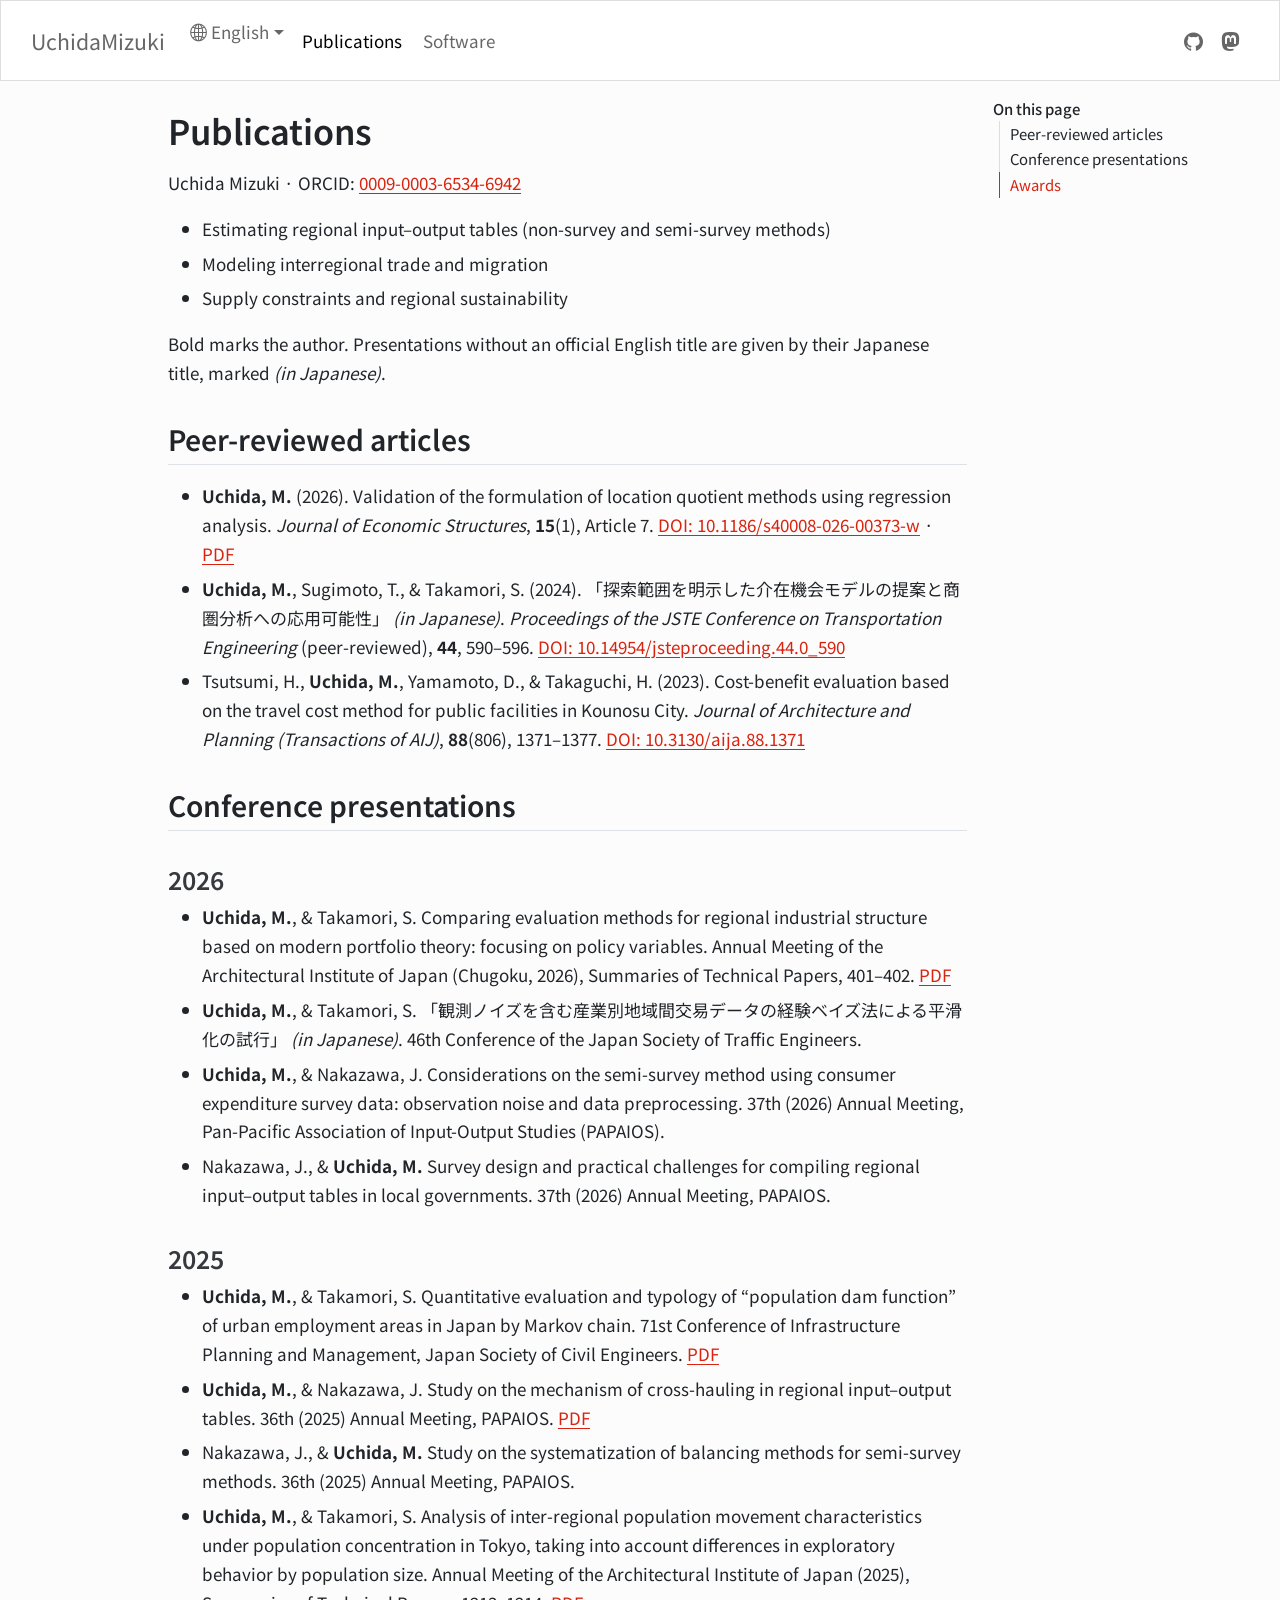
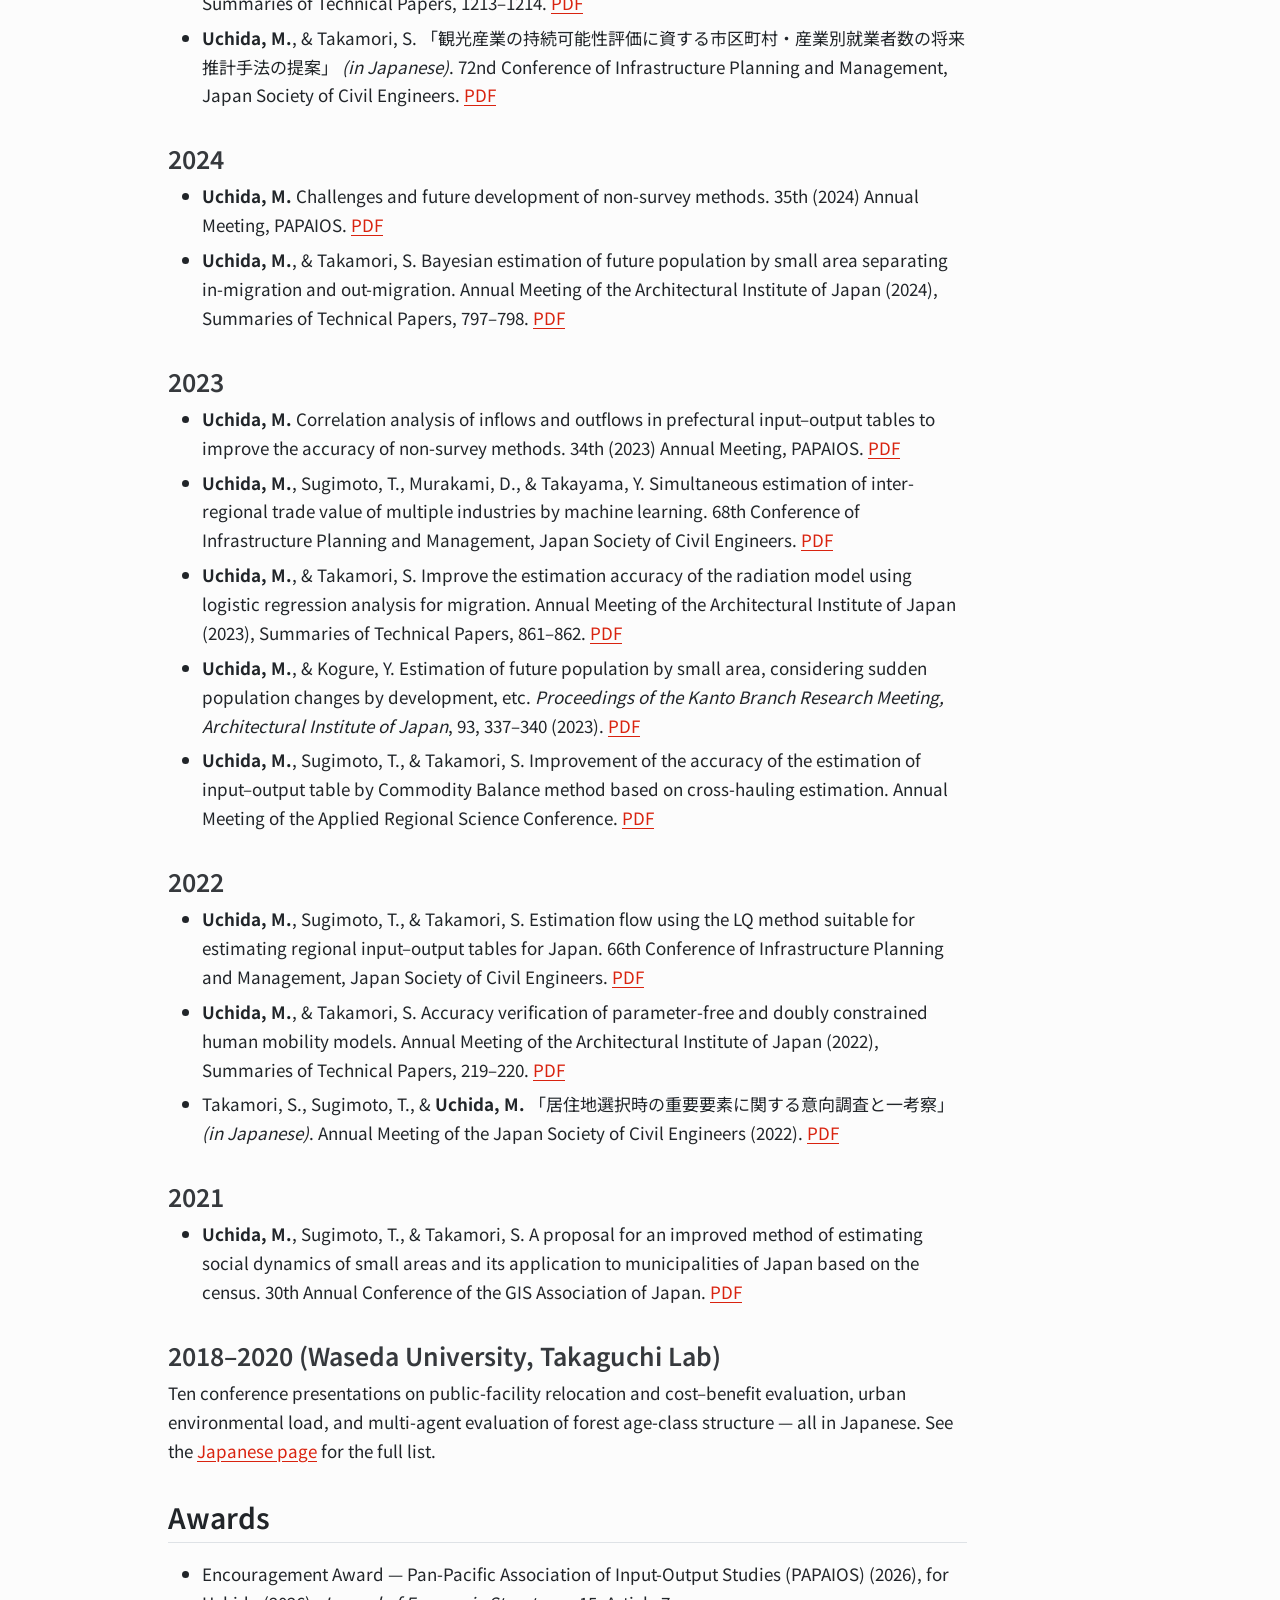
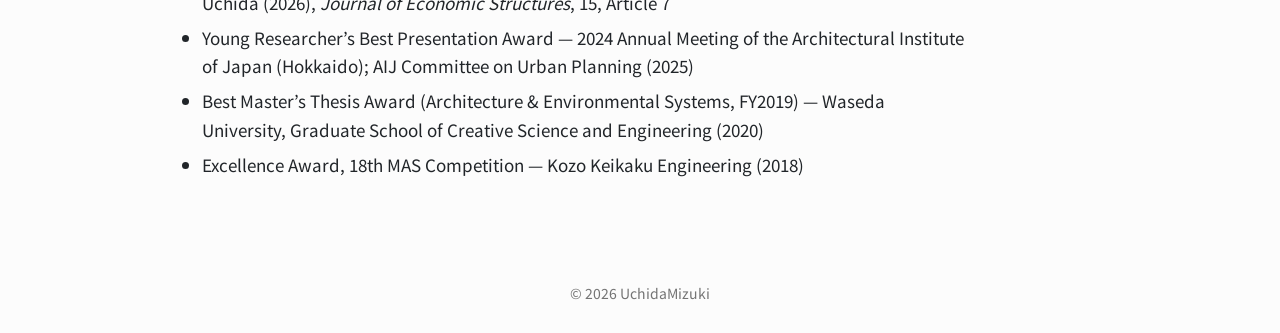
<file: docs/en/publications.html>
<!DOCTYPE html>
<html xmlns="http://www.w3.org/1999/xhtml" lang="en" xml:lang="en">
<head>
<link rel="alternate" hreflang="ja" href="https://uchidamizuki.com/publications.html" />
<link rel="alternate" hreflang="en" href="https://uchidamizuki.com/en/publications.en.html" />
<meta http-equiv="Content-Type" content="text/html; charset=UTF-8">
<meta charset="utf-8">
<meta name="generator" content="quarto-1.9.38">
<meta name="viewport" content="width=device-width, initial-scale=1.0, user-scalable=yes">
<title>Publications – UchidaMizuki</title>
<style>
/* Default styles provided by pandoc.
** See https://pandoc.org/MANUAL.html#variables-for-html for config info.
*/
code{white-space: pre-wrap;}
span.smallcaps{font-variant: small-caps;}
div.columns{display: flex; gap: min(4vw, 1.5em);}
div.column{flex: auto; overflow-x: auto;}
div.hanging-indent{margin-left: 1.5em; text-indent: -1.5em;}
ul.task-list{list-style: none;}
ul.task-list li input[type="checkbox"] {
  width: 0.8em;
  margin: 0 0.8em 0.2em -1em; /* quarto-specific, see https://github.com/quarto-dev/quarto-cli/issues/4556 */ 
  vertical-align: middle;
}
</style>
<script src="site_libs/quarto-nav/quarto-nav.js"></script><link href="./logo.png" rel="icon" type="image/png">
<script src="site_libs/clipboard/clipboard.min.js"></script><script src="site_libs/quarto-html/quarto.js" type="module"></script><script src="site_libs/quarto-html/tabsets/tabsets.js" type="module"></script><script src="site_libs/quarto-html/popper.min.js"></script><script src="site_libs/quarto-html/tippy.umd.min.js"></script><link href="site_libs/quarto-html/tippy.css" rel="stylesheet">
<link href="site_libs/quarto-html/quarto-syntax-highlighting-15634bcf2e68342d4ad2dfa704d543f6.css" rel="stylesheet" id="quarto-text-highlighting-styles">
<script src="site_libs/bootstrap/bootstrap.min.js"></script><link href="site_libs/bootstrap/bootstrap-icons.css" rel="stylesheet">
<link href="site_libs/bootstrap/bootstrap-8a67de269f846a30c372a3501c0ebbb7.min.css" rel="stylesheet" append-hash="true" id="quarto-bootstrap" data-mode="light">
<script id="quarto-search-options" type="application/json">{
  "language": {
    "search-no-results-text": "No results",
    "search-matching-documents-text": "matching documents",
    "search-copy-link-title": "Copy link to search",
    "search-hide-matches-text": "Hide additional matches",
    "search-more-match-text": "more match in this document",
    "search-more-matches-text": "more matches in this document",
    "search-clear-button-title": "Clear",
    "search-text-placeholder": "",
    "search-detached-cancel-button-title": "Cancel",
    "search-submit-button-title": "Submit",
    "search-label": "Search"
  }
}</script><meta property="og:title" content="Publications – UchidaMizuki">
<meta property="og:description" content="">
<meta property="og:site_name" content="UchidaMizuki">
</head>
<body class="nav-fixed quarto-light">

<div id="quarto-search-results"></div>
  <header id="quarto-header" class="headroom fixed-top"><nav class="navbar navbar-expand-lg " data-bs-theme="dark"><div class="navbar-container container-fluid">
      <div class="navbar-brand-container mx-auto">
    <a class="navbar-brand" href="./index.html">
    <span class="navbar-title">UchidaMizuki</span>
    </a>
  </div>
          <button class="navbar-toggler" type="button" data-bs-toggle="collapse" data-bs-target="#navbarCollapse" aria-controls="navbarCollapse" role="menu" aria-expanded="false" aria-label="Toggle navigation" onclick="if (window.quartoToggleHeadroom) { window.quartoToggleHeadroom(); }">
  <span class="navbar-toggler-icon"></span>
</button>
          <div class="collapse navbar-collapse" id="navbarCollapse">
            <ul class="navbar-nav navbar-nav-scroll me-auto">
<li class="nav-item"><div class="dropdown" id="languages-links-parent">
<button class="btn btn-primary dropdown-toggle babelquarto-languages-button" type="button" data-bs-toggle="dropdown" aria-expanded="false" id="languages-button"><i class="bi bi-globe2"></i> English</button><ul class="dropdown-menu" id="languages-links"><li><a class="dropdown-item" href="https://uchidamizuki.com/publications.html" id="language-link-ja">日本語</a></li></ul>
</div></li>
<li class="nav-item">
    <a class="nav-link active" href="./publications.html" aria-current="page"> 
<span class="menu-text">Publications</span></a>
  </li>  
  <li class="nav-item">
    <a class="nav-link" href="./software.html"> 
<span class="menu-text">Software</span></a>
  </li>  
</ul>
<ul class="navbar-nav navbar-nav-scroll ms-auto">
<li class="nav-item compact">
    <a class="nav-link" href="https://github.com/UchidaMizuki"> <i class="bi bi-github" role="img" aria-label="GitHub">
</i> 
<span class="menu-text"></span></a>
  </li>  
  <li class="nav-item compact">
    <a class="nav-link" href="https://social.vivaldi.net/@UchidaMizuki"> <i class="bi bi-mastodon" role="img" aria-label="Mastodon">
</i> 
<span class="menu-text"></span></a>
  </li>  
</ul>
</div> <!-- /navcollapse -->
            <div class="quarto-navbar-tools">
</div>
      </div> <!-- /container-fluid -->
    </nav></header><!-- content --><div id="quarto-content" class="quarto-container page-columns page-rows-contents page-layout-article page-navbar">
<!-- sidebar -->
<!-- margin-sidebar -->
    <div id="quarto-margin-sidebar" class="sidebar margin-sidebar">
        <nav id="TOC" role="doc-toc" class="toc-active"><h2 id="toc-title">On this page</h2>
   
  <ul class="collapse">
<li><a href="#peer-reviewed-articles" id="toc-peer-reviewed-articles" class="nav-link active" data-scroll-target="#peer-reviewed-articles">Peer-reviewed articles</a></li>
  <li><a href="#conference-presentations" id="toc-conference-presentations" class="nav-link" data-scroll-target="#conference-presentations">Conference presentations</a></li>
  <li><a href="#awards" id="toc-awards" class="nav-link" data-scroll-target="#awards">Awards</a></li>
  </ul></nav>
</div>
<!-- main -->
<main class="content" id="quarto-document-content"><header id="title-block-header" class="quarto-title-block default"><div class="quarto-title">
<h1 class="title">Publications</h1>
</div>



<div class="quarto-title-meta">

    
  
    
  </div>
  


</header><p>Uchida Mizuki · ORCID: <a href="https://orcid.org/0009-0003-6534-6942">0009-0003-6534-6942</a></p>
<ul>
<li>Estimating regional input–output tables (non-survey and semi-survey methods)</li>
<li>Modeling interregional trade and migration</li>
<li>Supply constraints and regional sustainability</li>
</ul>
<p>Bold marks the author. Presentations without an official English title are given by their Japanese title, marked <em>(in Japanese)</em>.</p>
<section id="peer-reviewed-articles" class="level2"><h2 data-anchor-id="peer-reviewed-articles">Peer-reviewed articles</h2>
<ul>
<li>
<strong>Uchida, M.</strong> (2026). Validation of the formulation of location quotient methods using regression analysis. <em>Journal of Economic Structures</em>, <strong>15</strong>(1), Article 7. <a href="https://doi.org/10.1186/s40008-026-00373-w">DOI: 10.1186/s40008-026-00373-w</a> · <a href="https://www.yachiyo-eng.co.jp/papers/2026_591_uchida.pdf">PDF</a>
</li>
<li>
<strong>Uchida, M.</strong>, Sugimoto, T., &amp; Takamori, S. (2024). 「探索範囲を明示した介在機会モデルの提案と商圏分析への応用可能性」 <em>(in Japanese)</em>. <em>Proceedings of the JSTE Conference on Transportation Engineering</em> (peer-reviewed), <strong>44</strong>, 590–596. <a href="https://doi.org/10.14954/jsteproceeding.44.0_590">DOI: 10.14954/jsteproceeding.44.0_590</a>
</li>
<li>Tsutsumi, H., <strong>Uchida, M.</strong>, Yamamoto, D., &amp; Takaguchi, H. (2023). Cost-benefit evaluation based on the travel cost method for public facilities in Kounosu City. <em>Journal of Architecture and Planning (Transactions of AIJ)</em>, <strong>88</strong>(806), 1371–1377. <a href="https://doi.org/10.3130/aija.88.1371">DOI: 10.3130/aija.88.1371</a>
</li>
</ul></section><section id="conference-presentations" class="level2"><h2 data-anchor-id="conference-presentations">Conference presentations</h2>
<section id="section" class="level3"><h3 data-anchor-id="section">2026</h3>
<ul>
<li>
<strong>Uchida, M.</strong>, &amp; Takamori, S. Comparing evaluation methods for regional industrial structure based on modern portfolio theory: focusing on policy variables. Annual Meeting of the Architectural Institute of Japan (Chugoku, 2026), Summaries of Technical Papers, 401–402. <a href="https://www.yachiyo-eng.co.jp/papers/2026_623_uchida.pdf">PDF</a></li>
<li>
<strong>Uchida, M.</strong>, &amp; Takamori, S. 「観測ノイズを含む産業別地域間交易データの経験ベイズ法による平滑化の試行」 <em>(in Japanese)</em>. 46th Conference of the Japan Society of Traffic Engineers.</li>
<li>
<strong>Uchida, M.</strong>, &amp; Nakazawa, J. Considerations on the semi-survey method using consumer expenditure survey data: observation noise and data preprocessing. 37th (2026) Annual Meeting, Pan-Pacific Association of Input-Output Studies (PAPAIOS).</li>
<li>
Nakazawa, J., &amp; <strong>Uchida, M.</strong> Survey design and practical challenges for compiling regional input–output tables in local governments. 37th (2026) Annual Meeting, PAPAIOS.</li>
</ul></section><section id="section-1" class="level3"><h3 data-anchor-id="section-1">2025</h3>
<ul>
<li>
<strong>Uchida, M.</strong>, &amp; Takamori, S. Quantitative evaluation and typology of “population dam function” of urban employment areas in Japan by Markov chain. 71st Conference of Infrastructure Planning and Management, Japan Society of Civil Engineers. <a href="https://www.yachiyo-eng.co.jp/papers/2025_489_uchida.pdf">PDF</a>
</li>
<li>
<strong>Uchida, M.</strong>, &amp; Nakazawa, J. Study on the mechanism of cross-hauling in regional input–output tables. 36th (2025) Annual Meeting, PAPAIOS. <a href="https://www.yachiyo-eng.co.jp/papers/2025_567_uchida.pdf">PDF</a>
</li>
<li>Nakazawa, J., &amp; <strong>Uchida, M.</strong> Study on the systematization of balancing methods for semi-survey methods. 36th (2025) Annual Meeting, PAPAIOS.</li>
<li>
<strong>Uchida, M.</strong>, &amp; Takamori, S. Analysis of inter-regional population movement characteristics under population concentration in Tokyo, taking into account differences in exploratory behavior by population size. Annual Meeting of the Architectural Institute of Japan (2025), Summaries of Technical Papers, 1213–1214. <a href="https://www.yachiyo-eng.co.jp/papers/2025_535_uchida.pdf">PDF</a>
</li>
<li>
<strong>Uchida, M.</strong>, &amp; Takamori, S. 「観光産業の持続可能性評価に資する市区町村・産業別就業者数の将来推計手法の提案」 <em>(in Japanese)</em>. 72nd Conference of Infrastructure Planning and Management, Japan Society of Civil Engineers. <a href="https://www.yachiyo-eng.co.jp/papers/2025_568_uchida.pdf">PDF</a>
</li>
</ul></section><section id="section-2" class="level3"><h3 data-anchor-id="section-2">2024</h3>
<ul>
<li>
<strong>Uchida, M.</strong> Challenges and future development of non-survey methods. 35th (2024) Annual Meeting, PAPAIOS. <a href="https://www.yachiyo-eng.co.jp/papers/2024_467_uchida.pdf">PDF</a>
</li>
<li>
<strong>Uchida, M.</strong>, &amp; Takamori, S. Bayesian estimation of future population by small area separating in-migration and out-migration. Annual Meeting of the Architectural Institute of Japan (2024), Summaries of Technical Papers, 797–798. <a href="https://www.yachiyo-eng.co.jp/papers/2024_450_uchida.pdf">PDF</a>
</li>
</ul></section><section id="section-3" class="level3"><h3 data-anchor-id="section-3">2023</h3>
<ul>
<li>
<strong>Uchida, M.</strong> Correlation analysis of inflows and outflows in prefectural input–output tables to improve the accuracy of non-survey methods. 34th (2023) Annual Meeting, PAPAIOS. <a href="https://www.yachiyo-eng.co.jp/papers/2023_359_uchida.pdf">PDF</a>
</li>
<li>
<strong>Uchida, M.</strong>, Sugimoto, T., Murakami, D., &amp; Takayama, Y. Simultaneous estimation of inter-regional trade value of multiple industries by machine learning. 68th Conference of Infrastructure Planning and Management, Japan Society of Civil Engineers. <a href="https://www.yachiyo-eng.co.jp/papers/2024_454_uchida.pdf">PDF</a>
</li>
<li>
<strong>Uchida, M.</strong>, &amp; Takamori, S. Improve the estimation accuracy of the radiation model using logistic regression analysis for migration. Annual Meeting of the Architectural Institute of Japan (2023), Summaries of Technical Papers, 861–862. <a href="https://www.yachiyo-eng.co.jp/papers/2023_345__uchida.pdf">PDF</a>
</li>
<li>
<strong>Uchida, M.</strong>, &amp; Kogure, Y. Estimation of future population by small area, considering sudden population changes by development, etc. <em>Proceedings of the Kanto Branch Research Meeting, Architectural Institute of Japan</em>, 93, 337–340 (2023). <a href="https://www.yachiyo-eng.co.jp/papers/2023_293_uchida.pdf">PDF</a>
</li>
<li>
<strong>Uchida, M.</strong>, Sugimoto, T., &amp; Takamori, S. Improvement of the accuracy of the estimation of input–output table by Commodity Balance method based on cross-hauling estimation. Annual Meeting of the Applied Regional Science Conference. <a href="https://www.yachiyo-eng.co.jp/papers/c5c2687369068b84232bcdec9acf1558b103928d.pdf">PDF</a>
</li>
</ul></section><section id="section-4" class="level3"><h3 data-anchor-id="section-4">2022</h3>
<ul>
<li>
<strong>Uchida, M.</strong>, Sugimoto, T., &amp; Takamori, S. Estimation flow using the LQ method suitable for estimating regional input–output tables for Japan. 66th Conference of Infrastructure Planning and Management, Japan Society of Civil Engineers. <a href="https://www.yachiyo-eng.co.jp/papers/2022_275_uchida.pdf">PDF</a>
</li>
<li>
<strong>Uchida, M.</strong>, &amp; Takamori, S. Accuracy verification of parameter-free and doubly constrained human mobility models. Annual Meeting of the Architectural Institute of Japan (2022), Summaries of Technical Papers, 219–220. <a href="https://www.yachiyo-eng.co.jp/papers/2022_244_uchida.pdf">PDF</a>
</li>
<li>Takamori, S., Sugimoto, T., &amp; <strong>Uchida, M.</strong> 「居住地選択時の重要要素に関する意向調査と一考察」 <em>(in Japanese)</em>. Annual Meeting of the Japan Society of Civil Engineers (2022). <a href="https://www.yachiyo-eng.co.jp/papers/2023_311_takamori.pdf">PDF</a>
</li>
</ul></section><section id="section-5" class="level3"><h3 data-anchor-id="section-5">2021</h3>
<ul>
<li>
<strong>Uchida, M.</strong>, Sugimoto, T., &amp; Takamori, S. A proposal for an improved method of estimating social dynamics of small areas and its application to municipalities of Japan based on the census. 30th Annual Conference of the GIS Association of Japan. <a href="https://www.yachiyo-eng.co.jp/papers/2022_185_uchida.pdf">PDF</a>
</li>
</ul></section><section id="waseda-university-takaguchi-lab" class="level3"><h3 data-anchor-id="waseda-university-takaguchi-lab">2018–2020 (Waseda University, Takaguchi Lab)</h3>
<p>Ten conference presentations on public-facility relocation and cost–benefit evaluation, urban environmental load, and multi-agent evaluation of forest age-class structure — all in Japanese. See the <a href="./publications.html">Japanese page</a> for the full list.</p>
</section></section><section id="awards" class="level2"><h2 data-anchor-id="awards">Awards</h2>
<ul>
<li>Encouragement Award — Pan-Pacific Association of Input-Output Studies (PAPAIOS) (2026), for Uchida (2026), <em>Journal of Economic Structures</em>, 15, Article 7</li>
<li>Young Researcher’s Best Presentation Award — 2024 Annual Meeting of the Architectural Institute of Japan (Hokkaido); AIJ Committee on Urban Planning (2025)</li>
<li>Best Master’s Thesis Award (Architecture &amp; Environmental Systems, FY2019) — Waseda University, Graduate School of Creative Science and Engineering (2020)</li>
<li>Excellence Award, 18th MAS Competition — Kozo Keikaku Engineering (2018)</li>
</ul></section></main><!-- /main --><script id="quarto-html-after-body" type="application/javascript">
  window.document.addEventListener("DOMContentLoaded", function (event) {
    const isCodeAnnotation = (el) => {
      for (const clz of el.classList) {
        if (clz.startsWith('code-annotation-')) {                     
          return true;
        }
      }
      return false;
    }
    const onCopySuccess = function(e) {
      // button target
      const button = e.trigger;
      // don't keep focus
      button.blur();
      // flash "checked"
      button.classList.add('code-copy-button-checked');
      var currentTitle = button.getAttribute("title");
      button.setAttribute("title", "Copied!");
      let tooltip;
      if (window.bootstrap) {
        button.setAttribute("data-bs-toggle", "tooltip");
        button.setAttribute("data-bs-placement", "left");
        button.setAttribute("data-bs-title", "Copied!");
        tooltip = new bootstrap.Tooltip(button, 
          { trigger: "manual", 
            customClass: "code-copy-button-tooltip",
            offset: [0, -8]});
        tooltip.show();    
      }
      setTimeout(function() {
        if (tooltip) {
          tooltip.hide();
          button.removeAttribute("data-bs-title");
          button.removeAttribute("data-bs-toggle");
          button.removeAttribute("data-bs-placement");
        }
        button.setAttribute("title", currentTitle);
        button.classList.remove('code-copy-button-checked');
      }, 1000);
      // clear code selection
      e.clearSelection();
    }
    const getTextToCopy = function(trigger) {
      const outerScaffold = trigger.parentElement.cloneNode(true);
      const codeEl = outerScaffold.querySelector('code');
      for (const childEl of codeEl.children) {
        if (isCodeAnnotation(childEl)) {
          childEl.remove();
        }
      }
      return codeEl.innerText;
    }
    const clipboard = new window.ClipboardJS('.code-copy-button:not([data-in-quarto-modal])', {
      text: getTextToCopy
    });
    clipboard.on('success', onCopySuccess);
    if (window.document.getElementById('quarto-embedded-source-code-modal')) {
      const clipboardModal = new window.ClipboardJS('.code-copy-button[data-in-quarto-modal]', {
        text: getTextToCopy,
        container: window.document.getElementById('quarto-embedded-source-code-modal')
      });
      clipboardModal.on('success', onCopySuccess);
    }
      var localhostRegex = new RegExp(/^(?:http|https):\/\/localhost\:?[0-9]*\//);
      var mailtoRegex = new RegExp(/^mailto:/);
        var filterRegex = new RegExp("https:\/\/uchidamizuki\.com\/en");
      var isInternal = (href) => {
          return filterRegex.test(href) || localhostRegex.test(href) || mailtoRegex.test(href);
      }
      // Inspect non-navigation links and adorn them if external
     var links = window.document.querySelectorAll('a[href]:not(.nav-link):not(.navbar-brand):not(.toc-action):not(.sidebar-link):not(.sidebar-item-toggle):not(.pagination-link):not(.no-external):not([aria-hidden]):not(.dropdown-item):not(.quarto-navigation-tool):not(.about-link)');
      for (var i=0; i<links.length; i++) {
        const link = links[i];
        if (!isInternal(link.href)) {
          // undo the damage that might have been done by quarto-nav.js in the case of
          // links that we want to consider external
          if (link.dataset.originalHref !== undefined) {
            link.href = link.dataset.originalHref;
          }
            // target, if specified
            link.setAttribute("target", "_blank");
            if (link.getAttribute("rel") === null) {
              link.setAttribute("rel", "noopener");
            }
        }
      }
    function tippyHover(el, contentFn, onTriggerFn, onUntriggerFn) {
      const config = {
        allowHTML: true,
        maxWidth: 500,
        delay: 100,
        arrow: false,
        appendTo: function(el) {
            return el.parentElement;
        },
        interactive: true,
        interactiveBorder: 10,
        theme: 'quarto',
        placement: 'bottom-start',
      };
      if (contentFn) {
        config.content = contentFn;
      }
      if (onTriggerFn) {
        config.onTrigger = onTriggerFn;
      }
      if (onUntriggerFn) {
        config.onUntrigger = onUntriggerFn;
      }
      window.tippy(el, config); 
    }
    const noterefs = window.document.querySelectorAll('a[role="doc-noteref"]');
    for (var i=0; i<noterefs.length; i++) {
      const ref = noterefs[i];
      tippyHover(ref, function() {
        // use id or data attribute instead here
        let href = ref.getAttribute('data-footnote-href') || ref.getAttribute('href');
        try { href = new URL(href).hash; } catch {}
        const id = href.replace(/^#\/?/, "");
        const note = window.document.getElementById(id);
        if (note) {
          return note.innerHTML;
        } else {
          return "";
        }
      });
    }
    const xrefs = window.document.querySelectorAll('a.quarto-xref');
    const processXRef = (id, note) => {
      // Strip column container classes
      const stripColumnClz = (el) => {
        el.classList.remove("page-full", "page-columns");
        if (el.children) {
          for (const child of el.children) {
            stripColumnClz(child);
          }
        }
      }
      stripColumnClz(note)
      if (id === null || id.startsWith('sec-')) {
        // Special case sections, only their first couple elements
        const container = document.createElement("div");
        if (note.children && note.children.length > 2) {
          container.appendChild(note.children[0].cloneNode(true));
          for (let i = 1; i < note.children.length; i++) {
            const child = note.children[i];
            if (child.tagName === "P" && child.innerText === "") {
              continue;
            } else {
              container.appendChild(child.cloneNode(true));
              break;
            }
          }
          if (window.Quarto?.typesetMath) {
            window.Quarto.typesetMath(container);
          }
          return container.innerHTML
        } else {
          if (window.Quarto?.typesetMath) {
            window.Quarto.typesetMath(note);
          }
          return note.innerHTML;
        }
      } else {
        // Remove any anchor links if they are present
        const anchorLink = note.querySelector('a.anchorjs-link');
        if (anchorLink) {
          anchorLink.remove();
        }
        if (window.Quarto?.typesetMath) {
          window.Quarto.typesetMath(note);
        }
        if (note.classList.contains("callout")) {
          return note.outerHTML;
        } else {
          return note.innerHTML;
        }
      }
    }
    for (var i=0; i<xrefs.length; i++) {
      const xref = xrefs[i];
      tippyHover(xref, undefined, function(instance) {
        instance.disable();
        let url = xref.getAttribute('href');
        let hash = undefined; 
        if (url.startsWith('#')) {
          hash = url;
        } else {
          try { hash = new URL(url).hash; } catch {}
        }
        if (hash) {
          const id = hash.replace(/^#\/?/, "");
          const note = window.document.getElementById(id);
          if (note !== null) {
            try {
              const html = processXRef(id, note.cloneNode(true));
              instance.setContent(html);
            } finally {
              instance.enable();
              instance.show();
            }
          } else {
            // See if we can fetch this
            fetch(url.split('#')[0])
            .then(res => res.text())
            .then(html => {
              const parser = new DOMParser();
              const htmlDoc = parser.parseFromString(html, "text/html");
              const note = htmlDoc.getElementById(id);
              if (note !== null) {
                const html = processXRef(id, note);
                instance.setContent(html);
              } 
            }).finally(() => {
              instance.enable();
              instance.show();
            });
          }
        } else {
          // See if we can fetch a full url (with no hash to target)
          // This is a special case and we should probably do some content thinning / targeting
          fetch(url)
          .then(res => res.text())
          .then(html => {
            const parser = new DOMParser();
            const htmlDoc = parser.parseFromString(html, "text/html");
            const note = htmlDoc.querySelector('main.content');
            if (note !== null) {
              // This should only happen for chapter cross references
              // (since there is no id in the URL)
              // remove the first header
              if (note.children.length > 0 && note.children[0].tagName === "HEADER") {
                note.children[0].remove();
              }
              const html = processXRef(null, note);
              instance.setContent(html);
            } 
          }).finally(() => {
            instance.enable();
            instance.show();
          });
        }
      }, function(instance) {
      });
    }
        let selectedAnnoteEl;
        const selectorForAnnotation = ( cell, annotation) => {
          let cellAttr = 'data-code-cell="' + cell + '"';
          let lineAttr = 'data-code-annotation="' +  annotation + '"';
          const selector = 'span[' + cellAttr + '][' + lineAttr + ']';
          return selector;
        }
        const selectCodeLines = (annoteEl) => {
          const doc = window.document;
          const targetCell = annoteEl.getAttribute("data-target-cell");
          const targetAnnotation = annoteEl.getAttribute("data-target-annotation");
          const annoteSpan = window.document.querySelector(selectorForAnnotation(targetCell, targetAnnotation));
          const lines = annoteSpan.getAttribute("data-code-lines").split(",");
          const lineIds = lines.map((line) => {
            return targetCell + "-" + line;
          })
          let top = null;
          let height = null;
          let parent = null;
          if (lineIds.length > 0) {
              //compute the position of the single el (top and bottom and make a div)
              const el = window.document.getElementById(lineIds[0]);
              top = el.offsetTop;
              height = el.offsetHeight;
              parent = el.parentElement.parentElement;
            if (lineIds.length > 1) {
              const lastEl = window.document.getElementById(lineIds[lineIds.length - 1]);
              const bottom = lastEl.offsetTop + lastEl.offsetHeight;
              height = bottom - top;
            }
            if (top !== null && height !== null && parent !== null) {
              // cook up a div (if necessary) and position it 
              let div = window.document.getElementById("code-annotation-line-highlight");
              if (div === null) {
                div = window.document.createElement("div");
                div.setAttribute("id", "code-annotation-line-highlight");
                div.style.position = 'absolute';
                parent.appendChild(div);
              }
              div.style.top = top - 2 + "px";
              div.style.height = height + 4 + "px";
              div.style.left = 0;
              let gutterDiv = window.document.getElementById("code-annotation-line-highlight-gutter");
              if (gutterDiv === null) {
                gutterDiv = window.document.createElement("div");
                gutterDiv.setAttribute("id", "code-annotation-line-highlight-gutter");
                gutterDiv.style.position = 'absolute';
                const codeCell = window.document.getElementById(targetCell);
                const gutter = codeCell.querySelector('.code-annotation-gutter');
                gutter.appendChild(gutterDiv);
              }
              gutterDiv.style.top = top - 2 + "px";
              gutterDiv.style.height = height + 4 + "px";
            }
            selectedAnnoteEl = annoteEl;
          }
        };
        const unselectCodeLines = () => {
          const elementsIds = ["code-annotation-line-highlight", "code-annotation-line-highlight-gutter"];
          elementsIds.forEach((elId) => {
            const div = window.document.getElementById(elId);
            if (div) {
              div.remove();
            }
          });
          selectedAnnoteEl = undefined;
        };
          // Handle positioning of the toggle
      window.addEventListener(
        "resize",
        throttle(() => {
          elRect = undefined;
          if (selectedAnnoteEl) {
            selectCodeLines(selectedAnnoteEl);
          }
        }, 10)
      );
      function throttle(fn, ms) {
      let throttle = false;
      let timer;
        return (...args) => {
          if(!throttle) { // first call gets through
              fn.apply(this, args);
              throttle = true;
          } else { // all the others get throttled
              if(timer) clearTimeout(timer); // cancel #2
              timer = setTimeout(() => {
                fn.apply(this, args);
                timer = throttle = false;
              }, ms);
          }
        };
      }
        // Attach click handler to the DT
        const annoteDls = window.document.querySelectorAll('dt[data-target-cell]');
        for (const annoteDlNode of annoteDls) {
          annoteDlNode.addEventListener('click', (event) => {
            const clickedEl = event.target;
            if (clickedEl !== selectedAnnoteEl) {
              unselectCodeLines();
              const activeEl = window.document.querySelector('dt[data-target-cell].code-annotation-active');
              if (activeEl) {
                activeEl.classList.remove('code-annotation-active');
              }
              selectCodeLines(clickedEl);
              clickedEl.classList.add('code-annotation-active');
            } else {
              // Unselect the line
              unselectCodeLines();
              clickedEl.classList.remove('code-annotation-active');
            }
          });
        }
    const findCites = (el) => {
      const parentEl = el.parentElement;
      if (parentEl) {
        const cites = parentEl.dataset.cites;
        if (cites) {
          return {
            el,
            cites: cites.split(' ')
          };
        } else {
          return findCites(el.parentElement)
        }
      } else {
        return undefined;
      }
    };
    var bibliorefs = window.document.querySelectorAll('a[role="doc-biblioref"]');
    for (var i=0; i<bibliorefs.length; i++) {
      const ref = bibliorefs[i];
      const citeInfo = findCites(ref);
      if (citeInfo) {
        tippyHover(citeInfo.el, function() {
          var popup = window.document.createElement('div');
          citeInfo.cites.forEach(function(cite) {
            var citeDiv = window.document.createElement('div');
            citeDiv.classList.add('hanging-indent');
            citeDiv.classList.add('csl-entry');
            var biblioDiv = window.document.getElementById('ref-' + cite);
            if (biblioDiv) {
              citeDiv.innerHTML = biblioDiv.innerHTML;
            }
            popup.appendChild(citeDiv);
          });
          return popup.innerHTML;
        });
      }
    }
  });
  </script>
</div> <!-- /content -->
<footer class="footer"><div class="nav-footer">
    <div class="nav-footer-left">
       
    </div>   
    <div class="nav-footer-center">
<p>© 2026 UchidaMizuki</p>
</div>
    <div class="nav-footer-right">
       
    </div>
  </div>
</footer>
</body>
</html>
</file>
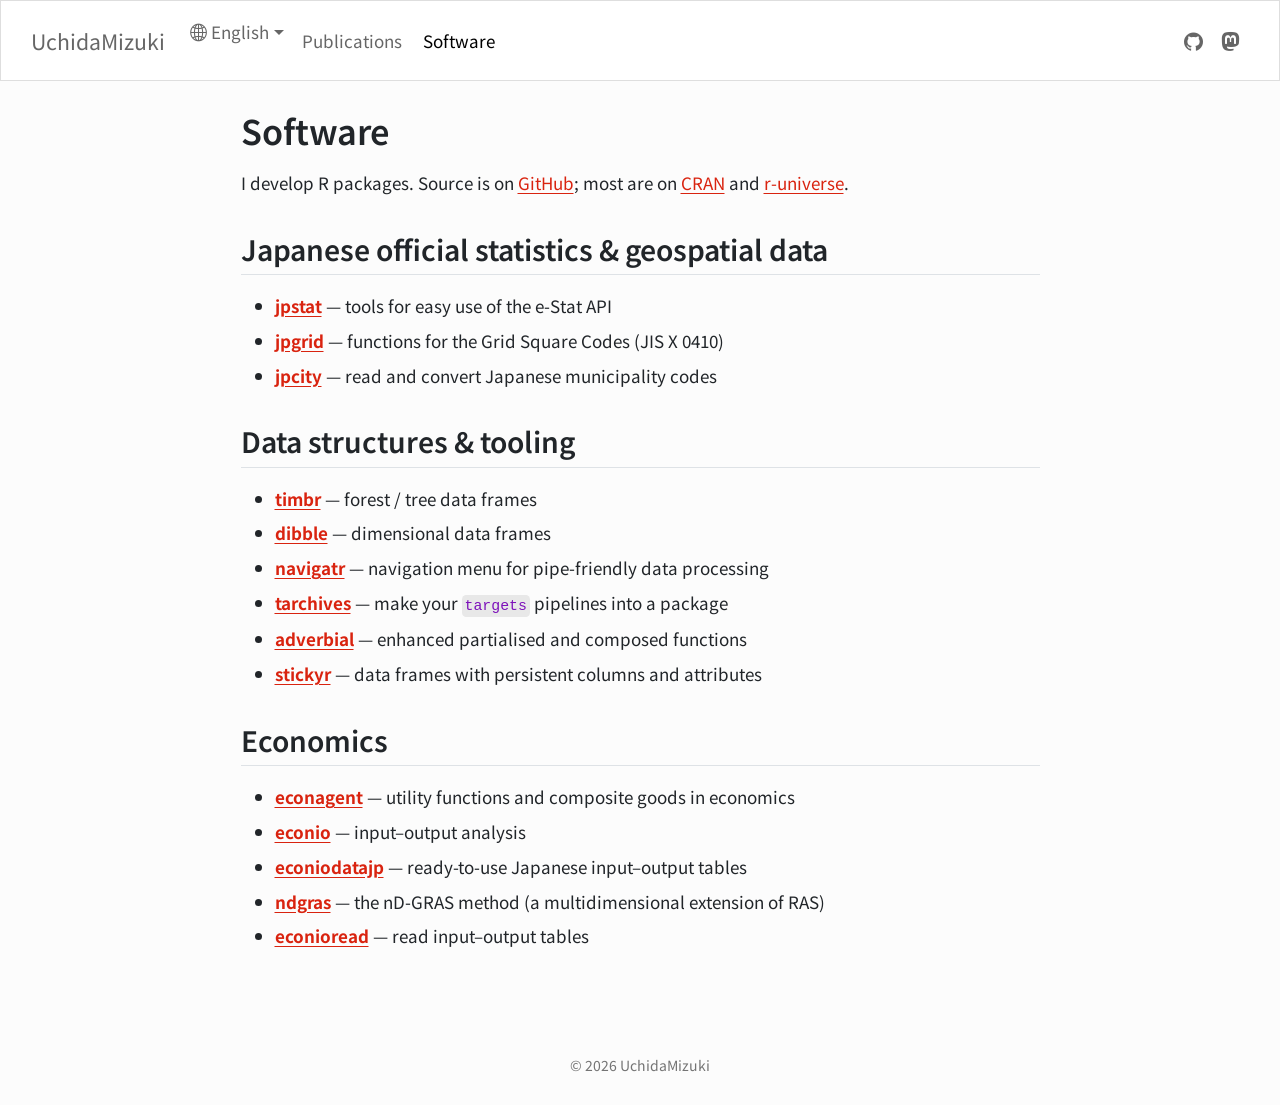
<file: docs/en/software.html>
<!DOCTYPE html>
<html xmlns="http://www.w3.org/1999/xhtml" lang="en" xml:lang="en">
<head>
<link rel="alternate" hreflang="ja" href="https://uchidamizuki.com/software.html" />
<link rel="alternate" hreflang="en" href="https://uchidamizuki.com/en/software.en.html" />
<meta http-equiv="Content-Type" content="text/html; charset=UTF-8">
<meta charset="utf-8">
<meta name="generator" content="quarto-1.9.38">
<meta name="viewport" content="width=device-width, initial-scale=1.0, user-scalable=yes">
<meta name="description" content="R packages by Uchida Mizuki — Japanese official statistics, geospatial data, data structures, and economics.">
<title>Software – UchidaMizuki</title>
<style>
/* Default styles provided by pandoc.
** See https://pandoc.org/MANUAL.html#variables-for-html for config info.
*/
code{white-space: pre-wrap;}
span.smallcaps{font-variant: small-caps;}
div.columns{display: flex; gap: min(4vw, 1.5em);}
div.column{flex: auto; overflow-x: auto;}
div.hanging-indent{margin-left: 1.5em; text-indent: -1.5em;}
ul.task-list{list-style: none;}
ul.task-list li input[type="checkbox"] {
  width: 0.8em;
  margin: 0 0.8em 0.2em -1em; /* quarto-specific, see https://github.com/quarto-dev/quarto-cli/issues/4556 */ 
  vertical-align: middle;
}
</style>
<script src="site_libs/quarto-nav/quarto-nav.js"></script><link href="./logo.png" rel="icon" type="image/png">
<script src="site_libs/clipboard/clipboard.min.js"></script><script src="site_libs/quarto-html/quarto.js" type="module"></script><script src="site_libs/quarto-html/tabsets/tabsets.js" type="module"></script><script src="site_libs/quarto-html/popper.min.js"></script><script src="site_libs/quarto-html/tippy.umd.min.js"></script><link href="site_libs/quarto-html/tippy.css" rel="stylesheet">
<link href="site_libs/quarto-html/quarto-syntax-highlighting-15634bcf2e68342d4ad2dfa704d543f6.css" rel="stylesheet" id="quarto-text-highlighting-styles">
<script src="site_libs/bootstrap/bootstrap.min.js"></script><link href="site_libs/bootstrap/bootstrap-icons.css" rel="stylesheet">
<link href="site_libs/bootstrap/bootstrap-8a67de269f846a30c372a3501c0ebbb7.min.css" rel="stylesheet" append-hash="true" id="quarto-bootstrap" data-mode="light">
<script id="quarto-search-options" type="application/json">{
  "language": {
    "search-no-results-text": "No results",
    "search-matching-documents-text": "matching documents",
    "search-copy-link-title": "Copy link to search",
    "search-hide-matches-text": "Hide additional matches",
    "search-more-match-text": "more match in this document",
    "search-more-matches-text": "more matches in this document",
    "search-clear-button-title": "Clear",
    "search-text-placeholder": "",
    "search-detached-cancel-button-title": "Cancel",
    "search-submit-button-title": "Submit",
    "search-label": "Search"
  }
}</script><meta property="og:title" content="Software – UchidaMizuki">
<meta property="og:description" content="">
<meta property="og:site_name" content="UchidaMizuki">
</head>
<body class="nav-fixed fullcontent quarto-light">

<div id="quarto-search-results"></div>
  <header id="quarto-header" class="headroom fixed-top"><nav class="navbar navbar-expand-lg " data-bs-theme="dark"><div class="navbar-container container-fluid">
      <div class="navbar-brand-container mx-auto">
    <a class="navbar-brand" href="./index.html">
    <span class="navbar-title">UchidaMizuki</span>
    </a>
  </div>
          <button class="navbar-toggler" type="button" data-bs-toggle="collapse" data-bs-target="#navbarCollapse" aria-controls="navbarCollapse" role="menu" aria-expanded="false" aria-label="Toggle navigation" onclick="if (window.quartoToggleHeadroom) { window.quartoToggleHeadroom(); }">
  <span class="navbar-toggler-icon"></span>
</button>
          <div class="collapse navbar-collapse" id="navbarCollapse">
            <ul class="navbar-nav navbar-nav-scroll me-auto">
<li class="nav-item"><div class="dropdown" id="languages-links-parent">
<button class="btn btn-primary dropdown-toggle babelquarto-languages-button" type="button" data-bs-toggle="dropdown" aria-expanded="false" id="languages-button"><i class="bi bi-globe2"></i> English</button><ul class="dropdown-menu" id="languages-links"><li><a class="dropdown-item" href="https://uchidamizuki.com/software.html" id="language-link-ja">日本語</a></li></ul>
</div></li>
<li class="nav-item">
    <a class="nav-link" href="./publications.html"> 
<span class="menu-text">Publications</span></a>
  </li>  
  <li class="nav-item">
    <a class="nav-link active" href="./software.html" aria-current="page"> 
<span class="menu-text">Software</span></a>
  </li>  
</ul>
<ul class="navbar-nav navbar-nav-scroll ms-auto">
<li class="nav-item compact">
    <a class="nav-link" href="https://github.com/UchidaMizuki"> <i class="bi bi-github" role="img" aria-label="GitHub">
</i> 
<span class="menu-text"></span></a>
  </li>  
  <li class="nav-item compact">
    <a class="nav-link" href="https://social.vivaldi.net/@UchidaMizuki"> <i class="bi bi-mastodon" role="img" aria-label="Mastodon">
</i> 
<span class="menu-text"></span></a>
  </li>  
</ul>
</div> <!-- /navcollapse -->
            <div class="quarto-navbar-tools">
</div>
      </div> <!-- /container-fluid -->
    </nav></header><!-- content --><div id="quarto-content" class="quarto-container page-columns page-rows-contents page-layout-article page-navbar">
<!-- sidebar -->
<!-- margin-sidebar -->
    
<!-- main -->
<main class="content" id="quarto-document-content"><header id="title-block-header" class="quarto-title-block default"><div class="quarto-title">
<h1 class="title">Software</h1>
</div>



<div class="quarto-title-meta">

    
  
    
  </div>
  


</header><p>I develop R packages. Source is on <a href="https://github.com/UchidaMizuki">GitHub</a>; most are on <a href="https://cran.r-project.org/">CRAN</a> and <a href="https://uchidamizuki.r-universe.dev">r-universe</a>.</p>
<section id="japanese-official-statistics-geospatial-data" class="level2"><h2 data-anchor-id="japanese-official-statistics-geospatial-data">Japanese official statistics &amp; geospatial data</h2>
<ul>
<li>
<a href="https://cran.r-project.org/package=jpstat"><strong>jpstat</strong></a> — tools for easy use of the e-Stat API</li>
<li>
<a href="https://cran.r-project.org/package=jpgrid"><strong>jpgrid</strong></a> — functions for the Grid Square Codes (JIS X 0410)</li>
<li>
<a href="https://cran.r-project.org/package=jpcity"><strong>jpcity</strong></a> — read and convert Japanese municipality codes</li>
</ul></section><section id="data-structures-tooling" class="level2"><h2 data-anchor-id="data-structures-tooling">Data structures &amp; tooling</h2>
<ul>
<li>
<a href="https://cran.r-project.org/package=timbr"><strong>timbr</strong></a> — forest / tree data frames</li>
<li>
<a href="https://cran.r-project.org/package=dibble"><strong>dibble</strong></a> — dimensional data frames</li>
<li>
<a href="https://cran.r-project.org/package=navigatr"><strong>navigatr</strong></a> — navigation menu for pipe-friendly data processing</li>
<li>
<a href="https://cran.r-project.org/package=tarchives"><strong>tarchives</strong></a> — make your <code>targets</code> pipelines into a package</li>
<li>
<a href="https://cran.r-project.org/package=adverbial"><strong>adverbial</strong></a> — enhanced partialised and composed functions</li>
<li>
<a href="https://cran.r-project.org/package=stickyr"><strong>stickyr</strong></a> — data frames with persistent columns and attributes</li>
</ul></section><section id="economics" class="level2"><h2 data-anchor-id="economics">Economics</h2>
<ul>
<li>
<a href="https://github.com/UchidaMizuki/econagent"><strong>econagent</strong></a> — utility functions and composite goods in economics</li>
<li>
<a href="https://github.com/UchidaMizuki/econio"><strong>econio</strong></a> — input–output analysis</li>
<li>
<a href="https://github.com/UchidaMizuki/econiodatajp"><strong>econiodatajp</strong></a> — ready-to-use Japanese input–output tables</li>
<li>
<a href="https://github.com/UchidaMizuki/ndgras"><strong>ndgras</strong></a> — the nD-GRAS method (a multidimensional extension of RAS)</li>
<li>
<a href="https://github.com/UchidaMizuki/econioread"><strong>econioread</strong></a> — read input–output tables</li>
</ul></section></main><!-- /main --><script id="quarto-html-after-body" type="application/javascript">
  window.document.addEventListener("DOMContentLoaded", function (event) {
    const isCodeAnnotation = (el) => {
      for (const clz of el.classList) {
        if (clz.startsWith('code-annotation-')) {                     
          return true;
        }
      }
      return false;
    }
    const onCopySuccess = function(e) {
      // button target
      const button = e.trigger;
      // don't keep focus
      button.blur();
      // flash "checked"
      button.classList.add('code-copy-button-checked');
      var currentTitle = button.getAttribute("title");
      button.setAttribute("title", "Copied!");
      let tooltip;
      if (window.bootstrap) {
        button.setAttribute("data-bs-toggle", "tooltip");
        button.setAttribute("data-bs-placement", "left");
        button.setAttribute("data-bs-title", "Copied!");
        tooltip = new bootstrap.Tooltip(button, 
          { trigger: "manual", 
            customClass: "code-copy-button-tooltip",
            offset: [0, -8]});
        tooltip.show();    
      }
      setTimeout(function() {
        if (tooltip) {
          tooltip.hide();
          button.removeAttribute("data-bs-title");
          button.removeAttribute("data-bs-toggle");
          button.removeAttribute("data-bs-placement");
        }
        button.setAttribute("title", currentTitle);
        button.classList.remove('code-copy-button-checked');
      }, 1000);
      // clear code selection
      e.clearSelection();
    }
    const getTextToCopy = function(trigger) {
      const outerScaffold = trigger.parentElement.cloneNode(true);
      const codeEl = outerScaffold.querySelector('code');
      for (const childEl of codeEl.children) {
        if (isCodeAnnotation(childEl)) {
          childEl.remove();
        }
      }
      return codeEl.innerText;
    }
    const clipboard = new window.ClipboardJS('.code-copy-button:not([data-in-quarto-modal])', {
      text: getTextToCopy
    });
    clipboard.on('success', onCopySuccess);
    if (window.document.getElementById('quarto-embedded-source-code-modal')) {
      const clipboardModal = new window.ClipboardJS('.code-copy-button[data-in-quarto-modal]', {
        text: getTextToCopy,
        container: window.document.getElementById('quarto-embedded-source-code-modal')
      });
      clipboardModal.on('success', onCopySuccess);
    }
      var localhostRegex = new RegExp(/^(?:http|https):\/\/localhost\:?[0-9]*\//);
      var mailtoRegex = new RegExp(/^mailto:/);
        var filterRegex = new RegExp("https:\/\/uchidamizuki\.com\/en");
      var isInternal = (href) => {
          return filterRegex.test(href) || localhostRegex.test(href) || mailtoRegex.test(href);
      }
      // Inspect non-navigation links and adorn them if external
     var links = window.document.querySelectorAll('a[href]:not(.nav-link):not(.navbar-brand):not(.toc-action):not(.sidebar-link):not(.sidebar-item-toggle):not(.pagination-link):not(.no-external):not([aria-hidden]):not(.dropdown-item):not(.quarto-navigation-tool):not(.about-link)');
      for (var i=0; i<links.length; i++) {
        const link = links[i];
        if (!isInternal(link.href)) {
          // undo the damage that might have been done by quarto-nav.js in the case of
          // links that we want to consider external
          if (link.dataset.originalHref !== undefined) {
            link.href = link.dataset.originalHref;
          }
            // target, if specified
            link.setAttribute("target", "_blank");
            if (link.getAttribute("rel") === null) {
              link.setAttribute("rel", "noopener");
            }
        }
      }
    function tippyHover(el, contentFn, onTriggerFn, onUntriggerFn) {
      const config = {
        allowHTML: true,
        maxWidth: 500,
        delay: 100,
        arrow: false,
        appendTo: function(el) {
            return el.parentElement;
        },
        interactive: true,
        interactiveBorder: 10,
        theme: 'quarto',
        placement: 'bottom-start',
      };
      if (contentFn) {
        config.content = contentFn;
      }
      if (onTriggerFn) {
        config.onTrigger = onTriggerFn;
      }
      if (onUntriggerFn) {
        config.onUntrigger = onUntriggerFn;
      }
      window.tippy(el, config); 
    }
    const noterefs = window.document.querySelectorAll('a[role="doc-noteref"]');
    for (var i=0; i<noterefs.length; i++) {
      const ref = noterefs[i];
      tippyHover(ref, function() {
        // use id or data attribute instead here
        let href = ref.getAttribute('data-footnote-href') || ref.getAttribute('href');
        try { href = new URL(href).hash; } catch {}
        const id = href.replace(/^#\/?/, "");
        const note = window.document.getElementById(id);
        if (note) {
          return note.innerHTML;
        } else {
          return "";
        }
      });
    }
    const xrefs = window.document.querySelectorAll('a.quarto-xref');
    const processXRef = (id, note) => {
      // Strip column container classes
      const stripColumnClz = (el) => {
        el.classList.remove("page-full", "page-columns");
        if (el.children) {
          for (const child of el.children) {
            stripColumnClz(child);
          }
        }
      }
      stripColumnClz(note)
      if (id === null || id.startsWith('sec-')) {
        // Special case sections, only their first couple elements
        const container = document.createElement("div");
        if (note.children && note.children.length > 2) {
          container.appendChild(note.children[0].cloneNode(true));
          for (let i = 1; i < note.children.length; i++) {
            const child = note.children[i];
            if (child.tagName === "P" && child.innerText === "") {
              continue;
            } else {
              container.appendChild(child.cloneNode(true));
              break;
            }
          }
          if (window.Quarto?.typesetMath) {
            window.Quarto.typesetMath(container);
          }
          return container.innerHTML
        } else {
          if (window.Quarto?.typesetMath) {
            window.Quarto.typesetMath(note);
          }
          return note.innerHTML;
        }
      } else {
        // Remove any anchor links if they are present
        const anchorLink = note.querySelector('a.anchorjs-link');
        if (anchorLink) {
          anchorLink.remove();
        }
        if (window.Quarto?.typesetMath) {
          window.Quarto.typesetMath(note);
        }
        if (note.classList.contains("callout")) {
          return note.outerHTML;
        } else {
          return note.innerHTML;
        }
      }
    }
    for (var i=0; i<xrefs.length; i++) {
      const xref = xrefs[i];
      tippyHover(xref, undefined, function(instance) {
        instance.disable();
        let url = xref.getAttribute('href');
        let hash = undefined; 
        if (url.startsWith('#')) {
          hash = url;
        } else {
          try { hash = new URL(url).hash; } catch {}
        }
        if (hash) {
          const id = hash.replace(/^#\/?/, "");
          const note = window.document.getElementById(id);
          if (note !== null) {
            try {
              const html = processXRef(id, note.cloneNode(true));
              instance.setContent(html);
            } finally {
              instance.enable();
              instance.show();
            }
          } else {
            // See if we can fetch this
            fetch(url.split('#')[0])
            .then(res => res.text())
            .then(html => {
              const parser = new DOMParser();
              const htmlDoc = parser.parseFromString(html, "text/html");
              const note = htmlDoc.getElementById(id);
              if (note !== null) {
                const html = processXRef(id, note);
                instance.setContent(html);
              } 
            }).finally(() => {
              instance.enable();
              instance.show();
            });
          }
        } else {
          // See if we can fetch a full url (with no hash to target)
          // This is a special case and we should probably do some content thinning / targeting
          fetch(url)
          .then(res => res.text())
          .then(html => {
            const parser = new DOMParser();
            const htmlDoc = parser.parseFromString(html, "text/html");
            const note = htmlDoc.querySelector('main.content');
            if (note !== null) {
              // This should only happen for chapter cross references
              // (since there is no id in the URL)
              // remove the first header
              if (note.children.length > 0 && note.children[0].tagName === "HEADER") {
                note.children[0].remove();
              }
              const html = processXRef(null, note);
              instance.setContent(html);
            } 
          }).finally(() => {
            instance.enable();
            instance.show();
          });
        }
      }, function(instance) {
      });
    }
        let selectedAnnoteEl;
        const selectorForAnnotation = ( cell, annotation) => {
          let cellAttr = 'data-code-cell="' + cell + '"';
          let lineAttr = 'data-code-annotation="' +  annotation + '"';
          const selector = 'span[' + cellAttr + '][' + lineAttr + ']';
          return selector;
        }
        const selectCodeLines = (annoteEl) => {
          const doc = window.document;
          const targetCell = annoteEl.getAttribute("data-target-cell");
          const targetAnnotation = annoteEl.getAttribute("data-target-annotation");
          const annoteSpan = window.document.querySelector(selectorForAnnotation(targetCell, targetAnnotation));
          const lines = annoteSpan.getAttribute("data-code-lines").split(",");
          const lineIds = lines.map((line) => {
            return targetCell + "-" + line;
          })
          let top = null;
          let height = null;
          let parent = null;
          if (lineIds.length > 0) {
              //compute the position of the single el (top and bottom and make a div)
              const el = window.document.getElementById(lineIds[0]);
              top = el.offsetTop;
              height = el.offsetHeight;
              parent = el.parentElement.parentElement;
            if (lineIds.length > 1) {
              const lastEl = window.document.getElementById(lineIds[lineIds.length - 1]);
              const bottom = lastEl.offsetTop + lastEl.offsetHeight;
              height = bottom - top;
            }
            if (top !== null && height !== null && parent !== null) {
              // cook up a div (if necessary) and position it 
              let div = window.document.getElementById("code-annotation-line-highlight");
              if (div === null) {
                div = window.document.createElement("div");
                div.setAttribute("id", "code-annotation-line-highlight");
                div.style.position = 'absolute';
                parent.appendChild(div);
              }
              div.style.top = top - 2 + "px";
              div.style.height = height + 4 + "px";
              div.style.left = 0;
              let gutterDiv = window.document.getElementById("code-annotation-line-highlight-gutter");
              if (gutterDiv === null) {
                gutterDiv = window.document.createElement("div");
                gutterDiv.setAttribute("id", "code-annotation-line-highlight-gutter");
                gutterDiv.style.position = 'absolute';
                const codeCell = window.document.getElementById(targetCell);
                const gutter = codeCell.querySelector('.code-annotation-gutter');
                gutter.appendChild(gutterDiv);
              }
              gutterDiv.style.top = top - 2 + "px";
              gutterDiv.style.height = height + 4 + "px";
            }
            selectedAnnoteEl = annoteEl;
          }
        };
        const unselectCodeLines = () => {
          const elementsIds = ["code-annotation-line-highlight", "code-annotation-line-highlight-gutter"];
          elementsIds.forEach((elId) => {
            const div = window.document.getElementById(elId);
            if (div) {
              div.remove();
            }
          });
          selectedAnnoteEl = undefined;
        };
          // Handle positioning of the toggle
      window.addEventListener(
        "resize",
        throttle(() => {
          elRect = undefined;
          if (selectedAnnoteEl) {
            selectCodeLines(selectedAnnoteEl);
          }
        }, 10)
      );
      function throttle(fn, ms) {
      let throttle = false;
      let timer;
        return (...args) => {
          if(!throttle) { // first call gets through
              fn.apply(this, args);
              throttle = true;
          } else { // all the others get throttled
              if(timer) clearTimeout(timer); // cancel #2
              timer = setTimeout(() => {
                fn.apply(this, args);
                timer = throttle = false;
              }, ms);
          }
        };
      }
        // Attach click handler to the DT
        const annoteDls = window.document.querySelectorAll('dt[data-target-cell]');
        for (const annoteDlNode of annoteDls) {
          annoteDlNode.addEventListener('click', (event) => {
            const clickedEl = event.target;
            if (clickedEl !== selectedAnnoteEl) {
              unselectCodeLines();
              const activeEl = window.document.querySelector('dt[data-target-cell].code-annotation-active');
              if (activeEl) {
                activeEl.classList.remove('code-annotation-active');
              }
              selectCodeLines(clickedEl);
              clickedEl.classList.add('code-annotation-active');
            } else {
              // Unselect the line
              unselectCodeLines();
              clickedEl.classList.remove('code-annotation-active');
            }
          });
        }
    const findCites = (el) => {
      const parentEl = el.parentElement;
      if (parentEl) {
        const cites = parentEl.dataset.cites;
        if (cites) {
          return {
            el,
            cites: cites.split(' ')
          };
        } else {
          return findCites(el.parentElement)
        }
      } else {
        return undefined;
      }
    };
    var bibliorefs = window.document.querySelectorAll('a[role="doc-biblioref"]');
    for (var i=0; i<bibliorefs.length; i++) {
      const ref = bibliorefs[i];
      const citeInfo = findCites(ref);
      if (citeInfo) {
        tippyHover(citeInfo.el, function() {
          var popup = window.document.createElement('div');
          citeInfo.cites.forEach(function(cite) {
            var citeDiv = window.document.createElement('div');
            citeDiv.classList.add('hanging-indent');
            citeDiv.classList.add('csl-entry');
            var biblioDiv = window.document.getElementById('ref-' + cite);
            if (biblioDiv) {
              citeDiv.innerHTML = biblioDiv.innerHTML;
            }
            popup.appendChild(citeDiv);
          });
          return popup.innerHTML;
        });
      }
    }
  });
  </script>
</div> <!-- /content -->
<footer class="footer"><div class="nav-footer">
    <div class="nav-footer-left">
       
    </div>   
    <div class="nav-footer-center">
<p>© 2026 UchidaMizuki</p>
</div>
    <div class="nav-footer-right">
       
    </div>
  </div>
</footer>
</body>
</html>
</file>
<file: docs/site_libs/quarto-html/tippy.css>
.tippy-box[data-animation=fade][data-state=hidden]{opacity:0}[data-tippy-root]{max-width:calc(100vw - 10px)}.tippy-box{position:relative;background-color:#333;color:#fff;border-radius:4px;font-size:14px;line-height:1.4;white-space:normal;outline:0;transition-property:transform,visibility,opacity}.tippy-box[data-placement^=top]>.tippy-arrow{bottom:0}.tippy-box[data-placement^=top]>.tippy-arrow:before{bottom:-7px;left:0;border-width:8px 8px 0;border-top-color:initial;transform-origin:center top}.tippy-box[data-placement^=bottom]>.tippy-arrow{top:0}.tippy-box[data-placement^=bottom]>.tippy-arrow:before{top:-7px;left:0;border-width:0 8px 8px;border-bottom-color:initial;transform-origin:center bottom}.tippy-box[data-placement^=left]>.tippy-arrow{right:0}.tippy-box[data-placement^=left]>.tippy-arrow:before{border-width:8px 0 8px 8px;border-left-color:initial;right:-7px;transform-origin:center left}.tippy-box[data-placement^=right]>.tippy-arrow{left:0}.tippy-box[data-placement^=right]>.tippy-arrow:before{left:-7px;border-width:8px 8px 8px 0;border-right-color:initial;transform-origin:center right}.tippy-box[data-inertia][data-state=visible]{transition-timing-function:cubic-bezier(.54,1.5,.38,1.11)}.tippy-arrow{width:16px;height:16px;color:#333}.tippy-arrow:before{content:"";position:absolute;border-color:transparent;border-style:solid}.tippy-content{position:relative;padding:5px 9px;z-index:1}
</file>
<file: docs/site_libs/quarto-html/quarto-syntax-highlighting-15634bcf2e68342d4ad2dfa704d543f6.css>
/* quarto syntax highlight colors */
:root {
  --quarto-hl-ot-color: #003B4F;
  --quarto-hl-at-color: #657422;
  --quarto-hl-ss-color: #20794D;
  --quarto-hl-an-color: #5E5E5E;
  --quarto-hl-fu-color: #4758AB;
  --quarto-hl-st-color: #20794D;
  --quarto-hl-cf-color: #003B4F;
  --quarto-hl-op-color: #5E5E5E;
  --quarto-hl-er-color: #AD0000;
  --quarto-hl-bn-color: #AD0000;
  --quarto-hl-al-color: #AD0000;
  --quarto-hl-va-color: #111111;
  --quarto-hl-bu-color: inherit;
  --quarto-hl-ex-color: inherit;
  --quarto-hl-pp-color: #AD0000;
  --quarto-hl-in-color: #5E5E5E;
  --quarto-hl-vs-color: #20794D;
  --quarto-hl-wa-color: #5E5E5E;
  --quarto-hl-do-color: #5E5E5E;
  --quarto-hl-im-color: #00769E;
  --quarto-hl-ch-color: #20794D;
  --quarto-hl-dt-color: #AD0000;
  --quarto-hl-fl-color: #AD0000;
  --quarto-hl-co-color: #5E5E5E;
  --quarto-hl-cv-color: #5E5E5E;
  --quarto-hl-cn-color: #8f5902;
  --quarto-hl-sc-color: #5E5E5E;
  --quarto-hl-dv-color: #AD0000;
  --quarto-hl-kw-color: #003B4F;
}

/* other quarto variables */
:root {
  --quarto-font-monospace: SFMono-Regular, Menlo, Monaco, Consolas, "Liberation Mono", "Courier New", monospace;
}

/* syntax highlight based on Pandoc's rules */
pre > code.sourceCode > span {
  color: #003B4F;
}

code.sourceCode > span {
  color: #003B4F;
}

div.sourceCode,
div.sourceCode pre.sourceCode {
  color: #003B4F;
}

/* Normal */
code span {
  color: #003B4F;
}

/* Alert */
code span.al {
  color: #AD0000;
  font-style: inherit;
}

/* Annotation */
code span.an {
  color: #5E5E5E;
  font-style: inherit;
}

/* Attribute */
code span.at {
  color: #657422;
  font-style: inherit;
}

/* BaseN */
code span.bn {
  color: #AD0000;
  font-style: inherit;
}

/* BuiltIn */
code span.bu {
  font-style: inherit;
}

/* ControlFlow */
code span.cf {
  color: #003B4F;
  font-weight: bold;
  font-style: inherit;
}

/* Char */
code span.ch {
  color: #20794D;
  font-style: inherit;
}

/* Constant */
code span.cn {
  color: #8f5902;
  font-style: inherit;
}

/* Comment */
code span.co {
  color: #5E5E5E;
  font-style: inherit;
}

/* CommentVar */
code span.cv {
  color: #5E5E5E;
  font-style: italic;
}

/* Documentation */
code span.do {
  color: #5E5E5E;
  font-style: italic;
}

/* DataType */
code span.dt {
  color: #AD0000;
  font-style: inherit;
}

/* DecVal */
code span.dv {
  color: #AD0000;
  font-style: inherit;
}

/* Error */
code span.er {
  color: #AD0000;
  font-style: inherit;
}

/* Extension */
code span.ex {
  font-style: inherit;
}

/* Float */
code span.fl {
  color: #AD0000;
  font-style: inherit;
}

/* Function */
code span.fu {
  color: #4758AB;
  font-style: inherit;
}

/* Import */
code span.im {
  color: #00769E;
  font-style: inherit;
}

/* Information */
code span.in {
  color: #5E5E5E;
  font-style: inherit;
}

/* Keyword */
code span.kw {
  color: #003B4F;
  font-weight: bold;
  font-style: inherit;
}

/* Operator */
code span.op {
  color: #5E5E5E;
  font-style: inherit;
}

/* Other */
code span.ot {
  color: #003B4F;
  font-style: inherit;
}

/* Preprocessor */
code span.pp {
  color: #AD0000;
  font-style: inherit;
}

/* SpecialChar */
code span.sc {
  color: #5E5E5E;
  font-style: inherit;
}

/* SpecialString */
code span.ss {
  color: #20794D;
  font-style: inherit;
}

/* String */
code span.st {
  color: #20794D;
  font-style: inherit;
}

/* Variable */
code span.va {
  color: #111111;
  font-style: inherit;
}

/* VerbatimString */
code span.vs {
  color: #20794D;
  font-style: inherit;
}

/* Warning */
code span.wa {
  color: #5E5E5E;
  font-style: italic;
}

.prevent-inlining {
  content: "</";
}

/*# sourceMappingURL=f23921c56f73e400b49028c9186a1aa0.css.map */
</file>
<file: docs/en/site_libs/quarto-html/tippy.css>
.tippy-box[data-animation=fade][data-state=hidden]{opacity:0}[data-tippy-root]{max-width:calc(100vw - 10px)}.tippy-box{position:relative;background-color:#333;color:#fff;border-radius:4px;font-size:14px;line-height:1.4;white-space:normal;outline:0;transition-property:transform,visibility,opacity}.tippy-box[data-placement^=top]>.tippy-arrow{bottom:0}.tippy-box[data-placement^=top]>.tippy-arrow:before{bottom:-7px;left:0;border-width:8px 8px 0;border-top-color:initial;transform-origin:center top}.tippy-box[data-placement^=bottom]>.tippy-arrow{top:0}.tippy-box[data-placement^=bottom]>.tippy-arrow:before{top:-7px;left:0;border-width:0 8px 8px;border-bottom-color:initial;transform-origin:center bottom}.tippy-box[data-placement^=left]>.tippy-arrow{right:0}.tippy-box[data-placement^=left]>.tippy-arrow:before{border-width:8px 0 8px 8px;border-left-color:initial;right:-7px;transform-origin:center left}.tippy-box[data-placement^=right]>.tippy-arrow{left:0}.tippy-box[data-placement^=right]>.tippy-arrow:before{left:-7px;border-width:8px 8px 8px 0;border-right-color:initial;transform-origin:center right}.tippy-box[data-inertia][data-state=visible]{transition-timing-function:cubic-bezier(.54,1.5,.38,1.11)}.tippy-arrow{width:16px;height:16px;color:#333}.tippy-arrow:before{content:"";position:absolute;border-color:transparent;border-style:solid}.tippy-content{position:relative;padding:5px 9px;z-index:1}
</file>
<file: docs/en/site_libs/quarto-html/quarto-syntax-highlighting-15634bcf2e68342d4ad2dfa704d543f6.css>
/* quarto syntax highlight colors */
:root {
  --quarto-hl-ot-color: #003B4F;
  --quarto-hl-at-color: #657422;
  --quarto-hl-ss-color: #20794D;
  --quarto-hl-an-color: #5E5E5E;
  --quarto-hl-fu-color: #4758AB;
  --quarto-hl-st-color: #20794D;
  --quarto-hl-cf-color: #003B4F;
  --quarto-hl-op-color: #5E5E5E;
  --quarto-hl-er-color: #AD0000;
  --quarto-hl-bn-color: #AD0000;
  --quarto-hl-al-color: #AD0000;
  --quarto-hl-va-color: #111111;
  --quarto-hl-bu-color: inherit;
  --quarto-hl-ex-color: inherit;
  --quarto-hl-pp-color: #AD0000;
  --quarto-hl-in-color: #5E5E5E;
  --quarto-hl-vs-color: #20794D;
  --quarto-hl-wa-color: #5E5E5E;
  --quarto-hl-do-color: #5E5E5E;
  --quarto-hl-im-color: #00769E;
  --quarto-hl-ch-color: #20794D;
  --quarto-hl-dt-color: #AD0000;
  --quarto-hl-fl-color: #AD0000;
  --quarto-hl-co-color: #5E5E5E;
  --quarto-hl-cv-color: #5E5E5E;
  --quarto-hl-cn-color: #8f5902;
  --quarto-hl-sc-color: #5E5E5E;
  --quarto-hl-dv-color: #AD0000;
  --quarto-hl-kw-color: #003B4F;
}

/* other quarto variables */
:root {
  --quarto-font-monospace: SFMono-Regular, Menlo, Monaco, Consolas, "Liberation Mono", "Courier New", monospace;
}

/* syntax highlight based on Pandoc's rules */
pre > code.sourceCode > span {
  color: #003B4F;
}

code.sourceCode > span {
  color: #003B4F;
}

div.sourceCode,
div.sourceCode pre.sourceCode {
  color: #003B4F;
}

/* Normal */
code span {
  color: #003B4F;
}

/* Alert */
code span.al {
  color: #AD0000;
  font-style: inherit;
}

/* Annotation */
code span.an {
  color: #5E5E5E;
  font-style: inherit;
}

/* Attribute */
code span.at {
  color: #657422;
  font-style: inherit;
}

/* BaseN */
code span.bn {
  color: #AD0000;
  font-style: inherit;
}

/* BuiltIn */
code span.bu {
  font-style: inherit;
}

/* ControlFlow */
code span.cf {
  color: #003B4F;
  font-weight: bold;
  font-style: inherit;
}

/* Char */
code span.ch {
  color: #20794D;
  font-style: inherit;
}

/* Constant */
code span.cn {
  color: #8f5902;
  font-style: inherit;
}

/* Comment */
code span.co {
  color: #5E5E5E;
  font-style: inherit;
}

/* CommentVar */
code span.cv {
  color: #5E5E5E;
  font-style: italic;
}

/* Documentation */
code span.do {
  color: #5E5E5E;
  font-style: italic;
}

/* DataType */
code span.dt {
  color: #AD0000;
  font-style: inherit;
}

/* DecVal */
code span.dv {
  color: #AD0000;
  font-style: inherit;
}

/* Error */
code span.er {
  color: #AD0000;
  font-style: inherit;
}

/* Extension */
code span.ex {
  font-style: inherit;
}

/* Float */
code span.fl {
  color: #AD0000;
  font-style: inherit;
}

/* Function */
code span.fu {
  color: #4758AB;
  font-style: inherit;
}

/* Import */
code span.im {
  color: #00769E;
  font-style: inherit;
}

/* Information */
code span.in {
  color: #5E5E5E;
  font-style: inherit;
}

/* Keyword */
code span.kw {
  color: #003B4F;
  font-weight: bold;
  font-style: inherit;
}

/* Operator */
code span.op {
  color: #5E5E5E;
  font-style: inherit;
}

/* Other */
code span.ot {
  color: #003B4F;
  font-style: inherit;
}

/* Preprocessor */
code span.pp {
  color: #AD0000;
  font-style: inherit;
}

/* SpecialChar */
code span.sc {
  color: #5E5E5E;
  font-style: inherit;
}

/* SpecialString */
code span.ss {
  color: #20794D;
  font-style: inherit;
}

/* String */
code span.st {
  color: #20794D;
  font-style: inherit;
}

/* Variable */
code span.va {
  color: #111111;
  font-style: inherit;
}

/* VerbatimString */
code span.vs {
  color: #20794D;
  font-style: inherit;
}

/* Warning */
code span.wa {
  color: #5E5E5E;
  font-style: italic;
}

.prevent-inlining {
  content: "</";
}

/*# sourceMappingURL=f23921c56f73e400b49028c9186a1aa0.css.map */
</file>
